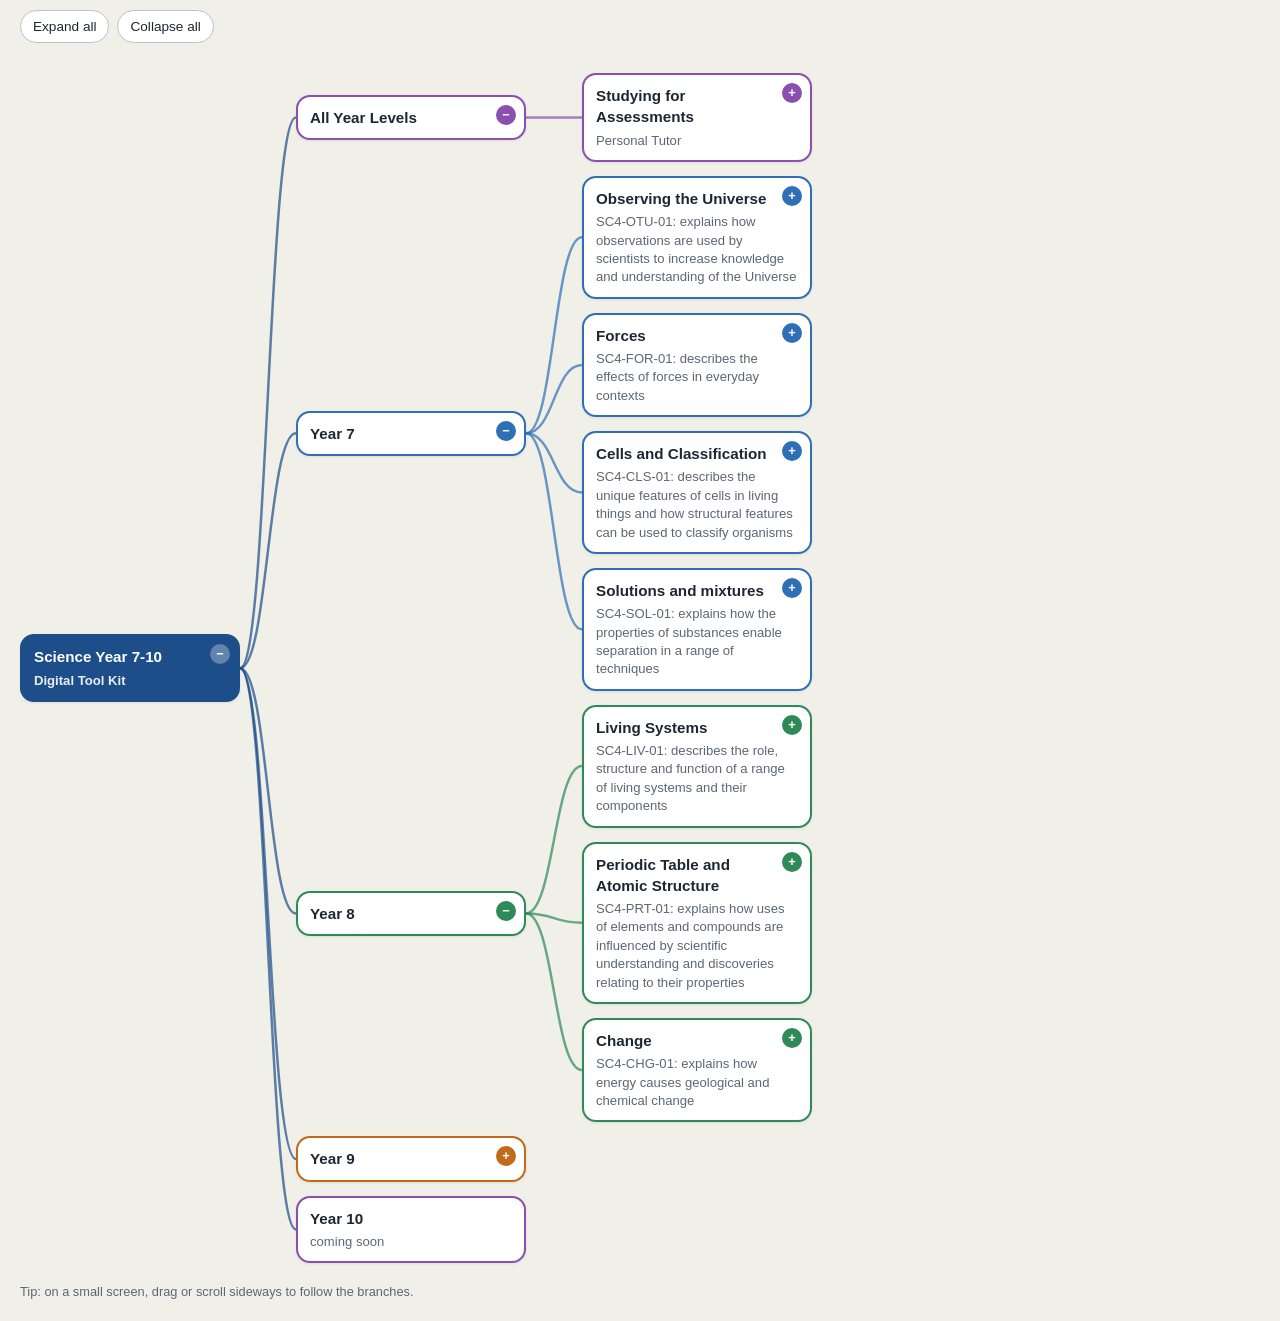
<file: decisiontree.html>
<!DOCTYPE html>
<html lang="en-AU">
<head>
<meta charset="utf-8">
<meta name="viewport" content="width=device-width, initial-scale=1">
<title>Finding Digital Resources: Years 7–10</title>

<!--
  HOW TO EDIT THIS FILE
  ---------------------
  Everything you will want to change is in the block marked "EDIT YOUR MAP HERE"
  inside the <script> near the bottom of this file.

  Each bubble (node) looks like this:

    {
      text:   "Bubble title",                 // required
      detail: "A short explanation",          // optional
      image:  "images/my-picture.png",        // optional: file in your repo, or a full web address
      alt:    "Describe the picture",         // please add this when you add an image
      link:   "https://example.com",          // optional: adds an "Open resource" button
      linkLabel: "Open PhET",                 // optional: changes the button wording
      open:   true,                           // optional: true = starts expanded
      children: [ ...more nodes... ]          // optional: the next bubbles along
    }

  To add a bubble: copy one { ... } block and paste it inside a "children" list.
  Remember the comma between blocks.
  To remove a bubble: delete its { ... } block.
-->

<style>
  :root {
    --bg: #f0f0e8;
    --ink: #1d2733;
    --muted: #5b6776;
    --card: #ffffff;
    --line: #b9c2cf;
    --radius: 14px;
  }

  
  * { box-sizing: border-box; }
  html, body { margin: 0; }
  body {
    font-family: Arial, sans-serif;
    background: var(--bg);
    color: var(--ink);
    line-height: 1.4;
  }
  header { padding: 18px 20px 4px; }
  header h1 { margin: 0 0 4px; font-size: 1.3rem; }
  header p  { margin: 0; color: var(--muted); font-size: .92rem; }
  .toolbar { padding: 10px 20px; display: flex; gap: 8px; flex-wrap: wrap; }
  .toolbar button {
    font: inherit; font-size: .85rem; cursor: pointer;
    padding: 6px 12px; border-radius: 999px;
    border: 1px solid var(--line); background: var(--card); color: var(--ink);
  }
  .toolbar button:hover { border-color: var(--ink); }

  /* The scrollable canvas */
  .viewport {
    overflow: auto;
    padding: 20px;
    min-height: 480px;
  }
  .map { position: relative; display: inline-block; min-width: 100%; }
  .map svg { position: absolute; left: 0; top: 0; pointer-events: none; overflow: visible; }

  /* Tree layout: each branch = node + its children column */
  .branch { display: flex; align-items: center; }
  .children {
    display: flex; flex-direction: column; gap: 14px;
    margin-left: 56px;
  }
  .children[hidden] { display: none; }
  .branch + .branch { margin-top: 0; }

  .node {
    position: relative;
    width: 230px; flex: 0 0 auto;
    background: var(--card);
    border: 2px solid var(--c, var(--line));
    border-radius: var(--radius);
    padding: 10px 12px;
    text-align: left;
    box-shadow: 0 1px 3px rgba(0,0,0,.08);
  }
  .node.root {
    background: var(--c);
    color: #fff;
    border-color: var(--c);
    width: 220px;
    font-weight: 600;
  }
  .node.root .detail { color: rgba(255,255,255,.9); }
  .node.has-kids { cursor: pointer; }
  .node.has-kids:hover { box-shadow: 0 3px 10px rgba(0,0,0,.15); }
  .node:focus-visible { outline: 3px solid #f2a900; outline-offset: 2px; }

  .node .title { font-weight: 600; font-size: .95rem; padding-right: 22px; }
  .node .detail { font-size: .82rem; color: var(--muted); margin-top: 4px; }
  .node img {
    display: block; width: 100%; max-height: 120px; object-fit: cover;
    border-radius: 8px; margin-bottom: 8px;
  }
  .node .toggle {
    position: absolute; right: 8px; top: 8px;
    width: 20px; height: 20px; border-radius: 50%;
    background: var(--c, var(--line)); color: #fff;
    font-size: .8rem; line-height: 20px; text-align: center; font-weight: 700;
  }
  .node.root .toggle { background: rgba(255,255,255,.3); }
  .node a.open-link {
    display: inline-block; margin-top: 8px;
    font-size: .8rem; font-weight: 600; text-decoration: none;
    color: #fff; background: var(--c, #2f6fb5);
    padding: 4px 10px; border-radius: 999px;
  }
  .node a.open-link:hover { filter: brightness(1.1); }

  .legend { padding: 0 20px 20px; color: var(--muted); font-size: .8rem; }

  @media (max-width: 600px) {
    .node { width: 190px; }
    .children { margin-left: 38px; }
  }
</style>
</head>
<body>



<div class="toolbar">
  <button type="button" id="expandAll">Expand all</button>
  <button type="button" id="collapseAll">Collapse all</button>
</div>

<div class="viewport" id="viewport">
  <div class="map" id="map"></div>
</div>

<div class="legend">Tip: on a small screen, drag or scroll sideways to follow the branches.</div>

<script>
/* ==========================================================================
   EDIT YOUR MAP HERE
   Change the text, add images, add links. Keep the commas and brackets.
   The example resources below are starting points. Replace them with the
   ones you actually use and trust.
   ========================================================================== */

const MAP = {
  text: "Science Year 7-10",
  detail: "Digital Tool Kit",
  open: true,
  children: [
{
      text: "All Year Levels",
      detail: "",
      color: "#8a4fb0",
      open: true,
  children: [
        {
          text: "Studying for Assessments",
          detail: "Personal Tutor",
          children: [
            {
              text: "ChatGPT",
          detail: "Use the AI platform for practice questions and personalised studying materials",
                    image: "img/ChatGPT.png",
          link: "https://chatgpt.com/",
          linkLabel: "Open ChatGPT"
            }
          ]
        },
        
      ]
    },
   {
  text: "Year 7",
  detail: "",
  color: "#2f6fb5",
  open: true,
  children: [
    {
      text: "Observing the Universe",
      detail: "SC4-OTU-01: explains how observations are used by scientists to increase knowledge and understanding of the Universe",
      children: [
        {
          text: "Solar System Scope",
          detail: "Great interactive to explore the solar system!",
          image: "img/solarsystem.png",
          alt: "Khan Academy forces lesson screenshot",
          link: "https://www.solarsystemscope.com/",
          linkLabel: "Go to interactive",
          children: [
            {
              text: "Worksheet",
              detail: "Worksheet for interactive",
              link: "pdf/solarsystem.pdf",
              linkLabel: "Download worksheet"
            }
          ]
        }
      ]
    },                                            // ← comma added here
    {
      text: "Forces",
      detail: "SC4-FOR-01: describes the effects of forces in everyday contexts",
      children: [
        {
          text: "Breaking Distance - Friction",
          detail: "Identifying scientific variables and exploring friction",
          image: "img/breakingdistance.png",
          alt: "Khan Academy forces lesson screenshot",
          link: "https://www.scootle.edu.au/ec/viewing/L52/L52/index.html#",
          linkLabel: "Open interactive",
           children: [
            {
              text: "Worksheet",
              detail: "Worksheet for interactive",
              link: "pdf/Breakingdistance.pdf",
              linkLabel: "Download worksheet"
            }
          ]
        }
      ]
    },
    {
      text: "Cells and Classification",
      detail: "SC4-CLS-01: describes the unique features of cells in living things and how structural features can be used to classify organisms",
      children: [
        {
          text: "Virtual Scanning Electron Microscope",
          detail: "Simulation to observe bacteria.",
          image: "img/SEMMicroscope.png",
          link: "https://myscope-explore.org.au/virtualSEM_explore.html",
          linkLabel: "Open Simulation",
          children: [
            {
              text: "Worksheet",
              detail: "Worksheet for Simulation",
              link: "pdf/SEMDetective.pdf",
              linkLabel: "Download worksheet"
            }
          ]
        }
      ]
    },
    {
      text: "Solutions and mixtures",
      detail: "SC4-SOL-01: explains how the properties of substances enable separation in a range of techniques",
      children: [
        {
          text: "PhET States of Matter Interactive",
          detail: "Explore the changes in states of matter.",
                    image: "img/statesofmatter.png",
          link: "https://phet.colorado.edu/sims/html/states-of-matter-basics/latest/states-of-matter-basics_en.html",
          linkLabel: "Open interactive"
        }
      ]
    }
  ]
},

    {
      text: "Year 8",
      detail: "",
      color: "#2e8b57",
      open: true,
      children: [
        {
          text: "Living Systems",
          detail: "SC4-LIV-01: describes the role, structure and function of a range of living systems and their components",
          children: [
            {
              text: "Adventures of Wally - Circulatory System",
              detail: "Digital Storytelling",
               image: "img/Wally.png",
              link: "https://asogerst.github.io/Adventuresofwally/",
              linkLabel: "Go to story"
            }
          ]
        },
        {
          text: "Periodic Table and Atomic Structure",
          detail: "SC4-PRT-01: explains how uses of elements and compounds are influenced by scientific understanding and discoveries relating to their properties",
          children: [
            {
              text: "PhET Build an Atom",
          detail: "Explore the atomic structure",
                    image: "img/atom.png",
          link: "https://phet.colorado.edu/en/simulations/build-an-atom",
          linkLabel: "Open interactive"
            }
          ]
        },
         {
          text: "Change",
          detail: "SC4-CHG-01: explains how energy causes geological and chemical change",
          children: [
            {
              text: "Tectonic Boundaries",
          detail: "Investigate the movement of tectonic plates.",
                    image: "img/tectonics.png",
          link: "https://www.scootle.edu.au/ec/viewing/L5830/L5830/index.html",
          linkLabel: "Open interactive"
            }
          ]
        },
        
      ]
    },

    {
      text: "Year 9",
      detail: "",
      color: "#c26a1b",
      children: [
        {
          text: "Energy",
          detail: "SC5-EGY-01: evaluates current and alternative energy use based on ethical and sustainability considerations",
          children: [
           {
              text: "Electric Circuit Interactive",
          detail: "Investigate Ohm's Law",
                    image: "img/Phetcircuit.png",
          link: "https://phet.colorado.edu/en/simulations/circuit-construction-kit-dc",
          linkLabel: "Open interactive"
            }
          ]
        },
        {
          text: "Disease",
          detail: "SC5-DIS-01: explains how an understanding of the causes of disease can be used to prevent and manage the spread of disease",
          children: [
           {
              text: "Solve the Outbreak - Disease Detective",
          detail: "Learning about infectious diseases through gamification.",
                    image: "img/disease.png",
          link: "https://www.cdc.gov/mobile/applications/sto/web-app.html",
          linkLabel: "Open interactive"
            }
          ]
        }, 
             {
          text: "Materials",
          detail: "SC5-MAT-01: assesses the uses of materials based on their physical and chemical properties",
          children: [
           {
              text: "Ionic Bonding Interactive",
          detail: "Matchmaker game to understand ionic charge and bonding",
                    image: "img/ionic.png",
          link: "https://interactivechemistry.org/Matchmaker2024/",
          linkLabel: "Open interactive"
            }
          ]
        },
             {
          text: "Environmental Sustainability",
          detail: "SC5-ENV-01: analyses the impact of human activity on the natural world",
          children: [
          {
              text: "Understanding Sea Level Change",
          detail: "NASA's Interactive Data Website",
                    image: "img/NASA.png",
          link: "https://sealevel.nasa.gov/",
          linkLabel: "Open interactive"
            }
          ]
        },
      ]
    },

    {
      text: "Year 10",
      detail: "coming soon",
      color: "#8a4fb0",
      
    },
  ]
};

/* ==========================================================================
   END OF EDIT AREA. You should not need to change anything below this line.
   ========================================================================== */

(function () {
  var mapEl = document.getElementById("map");
  var viewport = document.getElementById("viewport");
  var svgNS = "http://www.w3.org/2000/svg";
  var svg = document.createElementNS(svgNS, "svg");
  svg.setAttribute("aria-hidden", "true");
  mapEl.appendChild(svg);

  var DEFAULT_COLORS = ["#2f6fb5", "#2e8b57", "#c26a1b", "#8a4fb0", "#b23a48", "#1b8a9b"];

  function el(tag, cls, text) {
    var e = document.createElement(tag);
    if (cls) e.className = cls;
    if (text) e.textContent = text;
    return e;
  }

  function build(node, depth, color, branchIndex) {
    var branch = el("div", "branch");
    var hasKids = Array.isArray(node.children) && node.children.length > 0;

    if (depth === 1) { color = node.color || DEFAULT_COLORS[branchIndex % DEFAULT_COLORS.length]; }
    if (depth === 0) { color = node.color || "#1d4e89"; }

    var n = el("div", "node" + (depth === 0 ? " root" : "") + (hasKids ? " has-kids" : ""));
    n.style.setProperty("--c", color);

    if (node.image) {
      var img = document.createElement("img");
      img.src = node.image;
      img.alt = node.alt || "";
      img.loading = "lazy";
      img.addEventListener("load", draw);
      n.appendChild(img);
    }
    n.appendChild(el("div", "title", node.text));
    if (node.detail) n.appendChild(el("div", "detail", node.detail));
    if (node.link) {
      var a = el("a", "open-link", node.linkLabel || "Open resource");
      a.href = node.link;
      a.target = "_blank";
      a.rel = "noopener noreferrer";
      a.addEventListener("click", function (e) { e.stopPropagation(); });
      n.appendChild(a);
    }

    branch.appendChild(n);

    if (hasKids) {
      var tog = el("span", "toggle");
      n.appendChild(tog);
      n.setAttribute("role", "button");
      n.setAttribute("tabindex", "0");

      var kids = el("div", "children");
      node.children.forEach(function (c, i) {
        kids.appendChild(build(c, depth + 1, color, depth === 0 ? i : branchIndex));
      });
      branch.appendChild(kids);

      var setOpen = function (open) {
        kids.hidden = !open;
        tog.textContent = open ? "\u2212" : "+";
        n.setAttribute("aria-expanded", open ? "true" : "false");
      };
      setOpen(!!node.open);
      n._setOpen = setOpen;
      n._kids = kids;

      var toggle = function () { setOpen(kids.hidden); draw(); };
      n.addEventListener("click", toggle);
      n.addEventListener("keydown", function (e) {
        if (e.key === "Enter" || e.key === " ") { e.preventDefault(); toggle(); }
      });
    }
    return branch;
  }

  function draw() {
    while (svg.firstChild) svg.removeChild(svg.firstChild);
    var mapRect = mapEl.getBoundingClientRect();
    svg.setAttribute("width", mapEl.scrollWidth);
    svg.setAttribute("height", mapEl.scrollHeight);

    mapEl.querySelectorAll(".branch").forEach(function (b) {
      var parent = b.querySelector(":scope > .node");
      var kids = b.querySelector(":scope > .children");
      if (!parent || !kids || kids.hidden) return;
      var pr = parent.getBoundingClientRect();
      var x1 = pr.right - mapRect.left;
      var y1 = pr.top + pr.height / 2 - mapRect.top;
      var color = getComputedStyle(parent).getPropertyValue("--c") || "#999";

      kids.querySelectorAll(":scope > .branch > .node").forEach(function (c) {
        var cr = c.getBoundingClientRect();
        var x2 = cr.left - mapRect.left;
        var y2 = cr.top + cr.height / 2 - mapRect.top;
        var mid = (x1 + x2) / 2;
        var p = document.createElementNS(svgNS, "path");
        p.setAttribute("d", "M" + x1 + "," + y1 + " C" + mid + "," + y1 + " " + mid + "," + y2 + " " + x2 + "," + y2);
        p.setAttribute("fill", "none");
        p.setAttribute("stroke", color.trim());
        p.setAttribute("stroke-width", "2.5");
        p.setAttribute("stroke-linecap", "round");
        p.setAttribute("opacity", "0.7");
        svg.appendChild(p);
      });
    });
  }

  function setAll(open) {
    mapEl.querySelectorAll(".node.has-kids").forEach(function (n, i) {
      // Keep the centre bubble open so the map never disappears
      n._setOpen(i === 0 ? true : open);
    });
    draw();
  }

  mapEl.appendChild(build(MAP, 0, null, 0));
  document.getElementById("expandAll").addEventListener("click", function () { setAll(true); });
  document.getElementById("collapseAll").addEventListener("click", function () { setAll(false); });

  window.addEventListener("resize", draw);
  if (document.fonts && document.fonts.ready) document.fonts.ready.then(draw);
  window.addEventListener("load", draw);
  draw();
})();
</script>
</body>
</html>
</file>
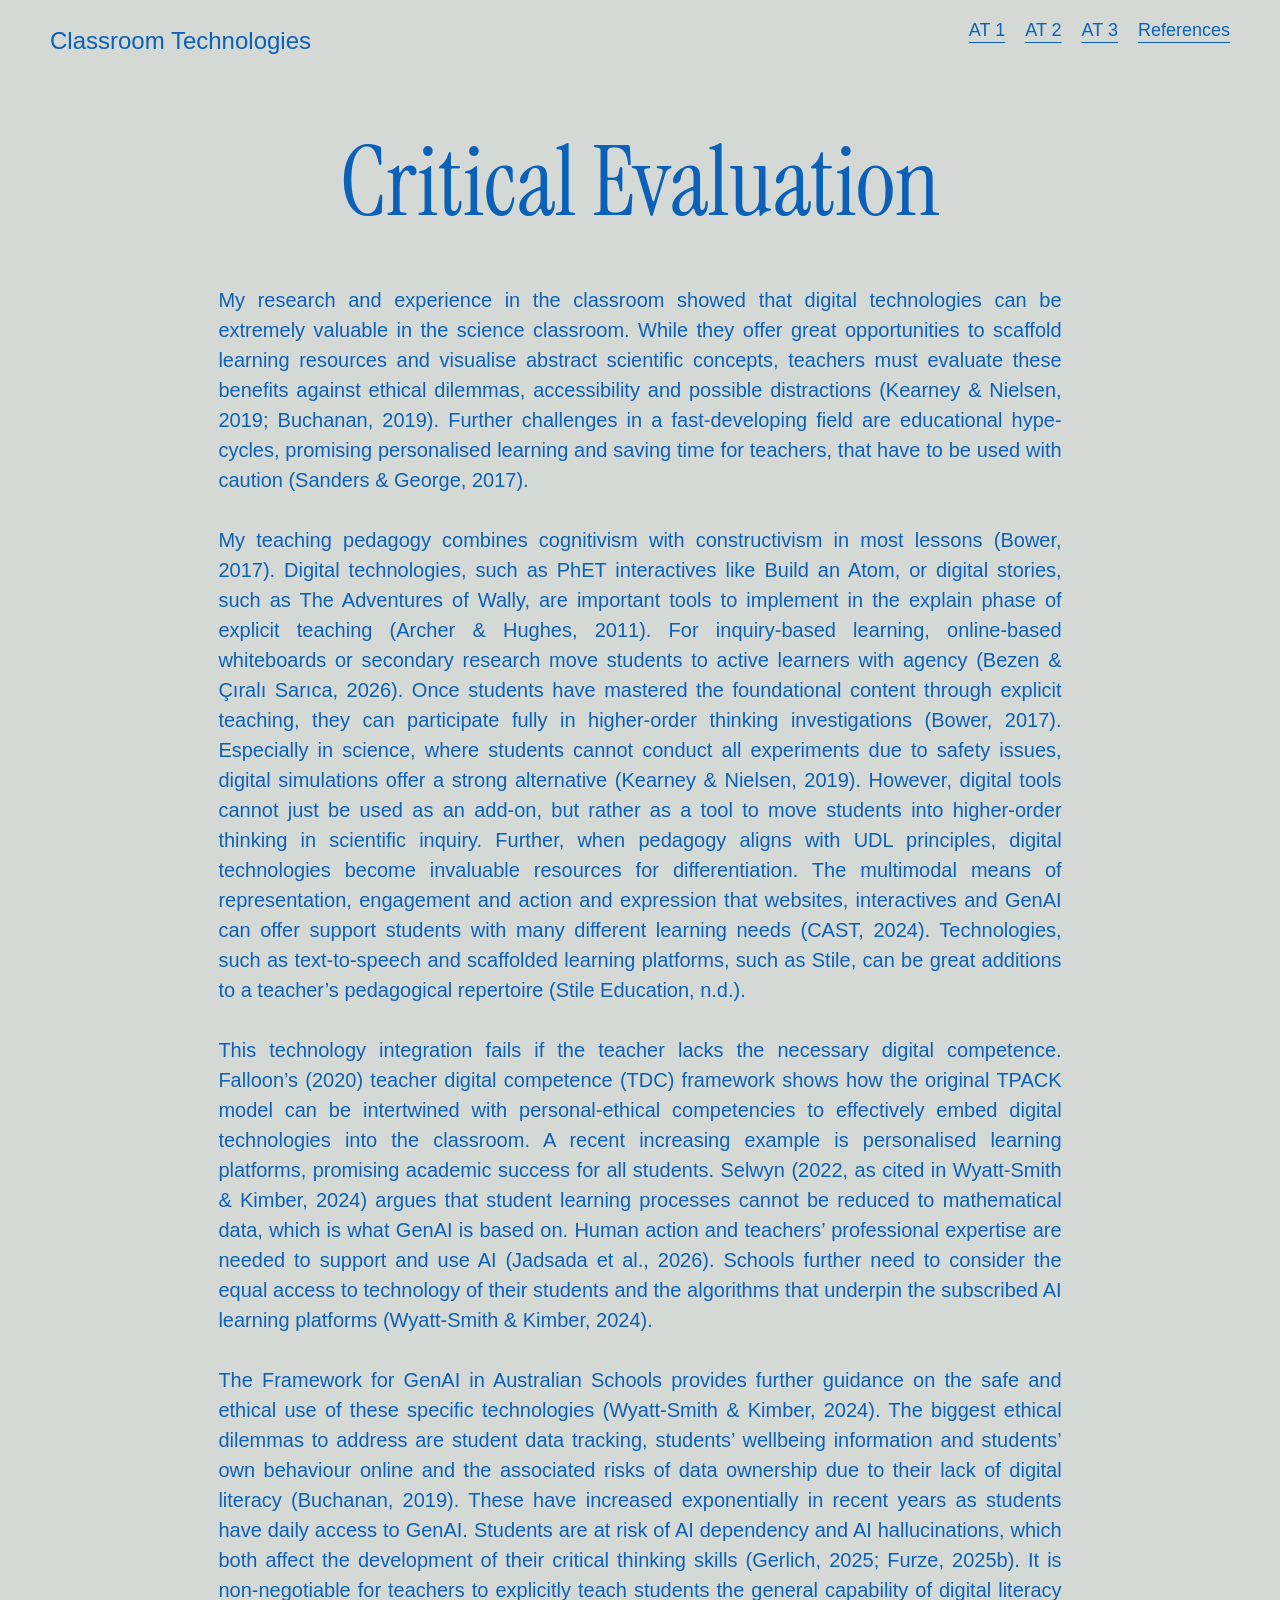
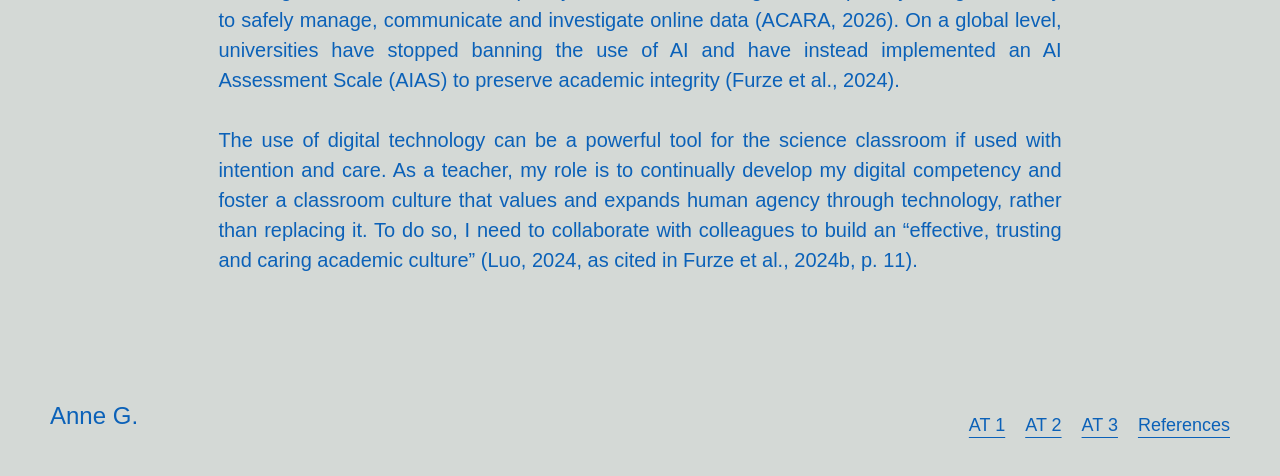
<file: Evaluation.html>
<!DOCTYPE html>
<html lang="en">
<head>
    <meta charset="UTF-8">
    <meta name="viewport" content="width=device-width, initial-scale=1.0">
    <title>Critical Evaluation</title>
    <link rel="preconnect" href="https://fonts.googleapis.com">
    <link rel="preconnect" href="https://fonts.gstatic.com" crossorigin>
    <link href="https://fonts.googleapis.com/css2?family=Instrument+Serif:ital@0;1&display=swap" rel="stylesheet">
    <link rel="stylesheet" href="style.css">
</head>

<body>

<header class="navbar">
    <div class="logo">Classroom Technologies</div>
    <nav>
        <ul>
            <li class="dropdown">
                <a href="index.html">AT 1</a>
                <div class="dropdown-content">
                    <a href="index.html">Introduction</a>
                </div>
            </li>

            <li class="dropdown">
                <a href="Week1.html">AT 2</a>
                <div class="dropdown-content">
                    <a href="Week1.html">Week 1</a>
                    <a href="Week2.html">Week 2</a>
                    <a href="Week3.html">Week 3</a>
                    <a href="Week4.html">Week 4</a>
                </div>
            </li>

            <li class="dropdown">
                <a href="#">AT 3</a>
                <div class="dropdown-content">
                    <a href="Week5.html">Week 5</a>
                    <a href="Week6.html">Week 6</a>
                    <a href="Week9.html">Week 9</a>
                    <a href="Week10.html">Week 10</a>
                    <a href="Week11.html">Week 11</a>
                    <a href="Week12.html">Week 12</a>
                    <a href="Evaluation.html">Critical Evaluation</a>
                    <a href="feedback.html">Assignment Feedback</a>
                </div>
            </li>

            <li class="dropdown">
                <a href="index.html#references">References</a>
            </li>
        </ul>
    </nav>
</header>

    <section class="evaluation-section">
        <div class="evaluation-container">
            <h1>Critical Evaluation</h1>

            <p>My research and experience in the classroom showed that digital technologies can be extremely valuable in the science classroom. While they offer great opportunities to scaffold learning resources and visualise abstract scientific concepts, teachers must evaluate these benefits against ethical dilemmas, accessibility and possible distractions (Kearney &amp; Nielsen, 2019; Buchanan, 2019). Further challenges in a fast-developing field are educational hype-cycles, promising personalised learning and saving time for teachers, that have to be used with caution (Sanders &amp; George, 2017).</p>

            <p>My teaching pedagogy combines cognitivism with constructivism in most lessons (Bower, 2017). Digital technologies, such as PhET interactives like Build an Atom, or digital stories, such as The Adventures of Wally, are important tools to implement in the explain phase of explicit teaching (Archer &amp; Hughes, 2011). For inquiry-based learning, online-based whiteboards or secondary research move students to active learners with agency (Bezen &amp; Çıralı Sarıca, 2026). Once students have mastered the foundational content through explicit teaching, they can participate fully in higher-order thinking investigations (Bower, 2017). Especially in science, where students cannot conduct all experiments due to safety issues, digital simulations offer a strong alternative (Kearney &amp; Nielsen, 2019). However, digital tools cannot just be used as an add-on, but rather as a tool to move students into higher-order thinking in scientific inquiry. Further, when pedagogy aligns with UDL principles, digital technologies become invaluable resources for differentiation. The multimodal means of representation, engagement and action and expression that websites, interactives and GenAI can offer support students with many different learning needs (CAST, 2024). Technologies, such as text-to-speech and scaffolded learning platforms, such as Stile, can be great additions to a teacher’s pedagogical repertoire (Stile Education, n.d.).</p>

            <p>This technology integration fails if the teacher lacks the necessary digital competence. Falloon’s (2020) teacher digital competence (TDC) framework shows how the original TPACK model can be intertwined with personal-ethical competencies to effectively embed digital technologies into the classroom. A recent increasing example is personalised learning platforms, promising academic success for all students. Selwyn (2022, as cited in Wyatt-Smith &amp; Kimber, 2024) argues that student learning processes cannot be reduced to mathematical data, which is what GenAI is based on. Human action and teachers’ professional expertise are needed to support and use AI (Jadsada et al., 2026). Schools further need to consider the equal access to technology of their students and the algorithms that underpin the subscribed AI learning platforms (Wyatt-Smith &amp; Kimber, 2024).</p>

            <p>The Framework for GenAI in Australian Schools provides further guidance on the safe and ethical use of these specific technologies (Wyatt-Smith &amp; Kimber, 2024). The biggest ethical dilemmas to address are student data tracking, students’ wellbeing information and students’ own behaviour online and the associated risks of data ownership due to their lack of digital literacy (Buchanan, 2019). These have increased exponentially in recent years as students have daily access to GenAI. Students are at risk of AI dependency and AI hallucinations, which both affect the development of their critical thinking skills (Gerlich, 2025; Furze, 2025b). It is non-negotiable for teachers to explicitly teach students the general capability of digital literacy to safely manage, communicate and investigate online data (ACARA, 2026). On a global level, universities have stopped banning the use of AI and have instead implemented an AI Assessment Scale (AIAS) to preserve academic integrity (Furze et al., 2024).</p>

            <p>The use of digital technology can be a powerful tool for the science classroom if used with intention and care. As a teacher, my role is to continually develop my digital competency and foster a classroom culture that values and expands human agency through technology, rather than replacing it. To do so, I need to collaborate with colleagues to build an “effective, trusting and caring academic culture” (Luo, 2024, as cited in Furze et al., 2024b, p. 11).</p>
        </div>
    </section>

    <footer class="footer">
        <div class="footer-content">
            <p>Anne G.</p>
            <nav>
                <ul class="footer-nav">
                    <li class="dropup">
                        <a href="index.html" class="dropbtn">AT 1</a>
                        <div class="dropup-content">
                            <a href="index.html">Introduction</a>
                        </div>
                    </li>

                    <li class="dropup">
                        <a href="Week1.html" class="dropbtn">AT 2</a>
                        <div class="dropup-content">
                            <a href="Week1.html">Week 1</a>
                            <a href="Week2.html">Week 2</a>
                            <a href="Week3.html">Week 3</a>
                            <a href="Week4.html">Week 4</a>
                        </div>
                    </li>

                    <li class="dropup">
                        <a href="#" class="dropbtn">AT 3</a>
                        <div class="dropup-content">
                            <a href="Week5.html">Week 5</a>
                            <a href="Week6.html">Week 6</a>
                            <a href="Week9.html">Week 9</a>
                            <a href="Week10.html">Week 10</a>
                            <a href="Week11.html">Week 11</a>
                            <a href="Week12.html">Week 12</a>
                            <a href="Evaluation.html">Critical Evaluation</a>
                            <a href="feedback.html">Assignment Feedback</a>
                        </div>
                    </li>

                    <li class="dropup">
                        <a href="index.html#references" class="dropbtn">References</a>
                    </li>
                </ul>
            </nav>
        </div>
    </footer>

</body>
</html>
</file>
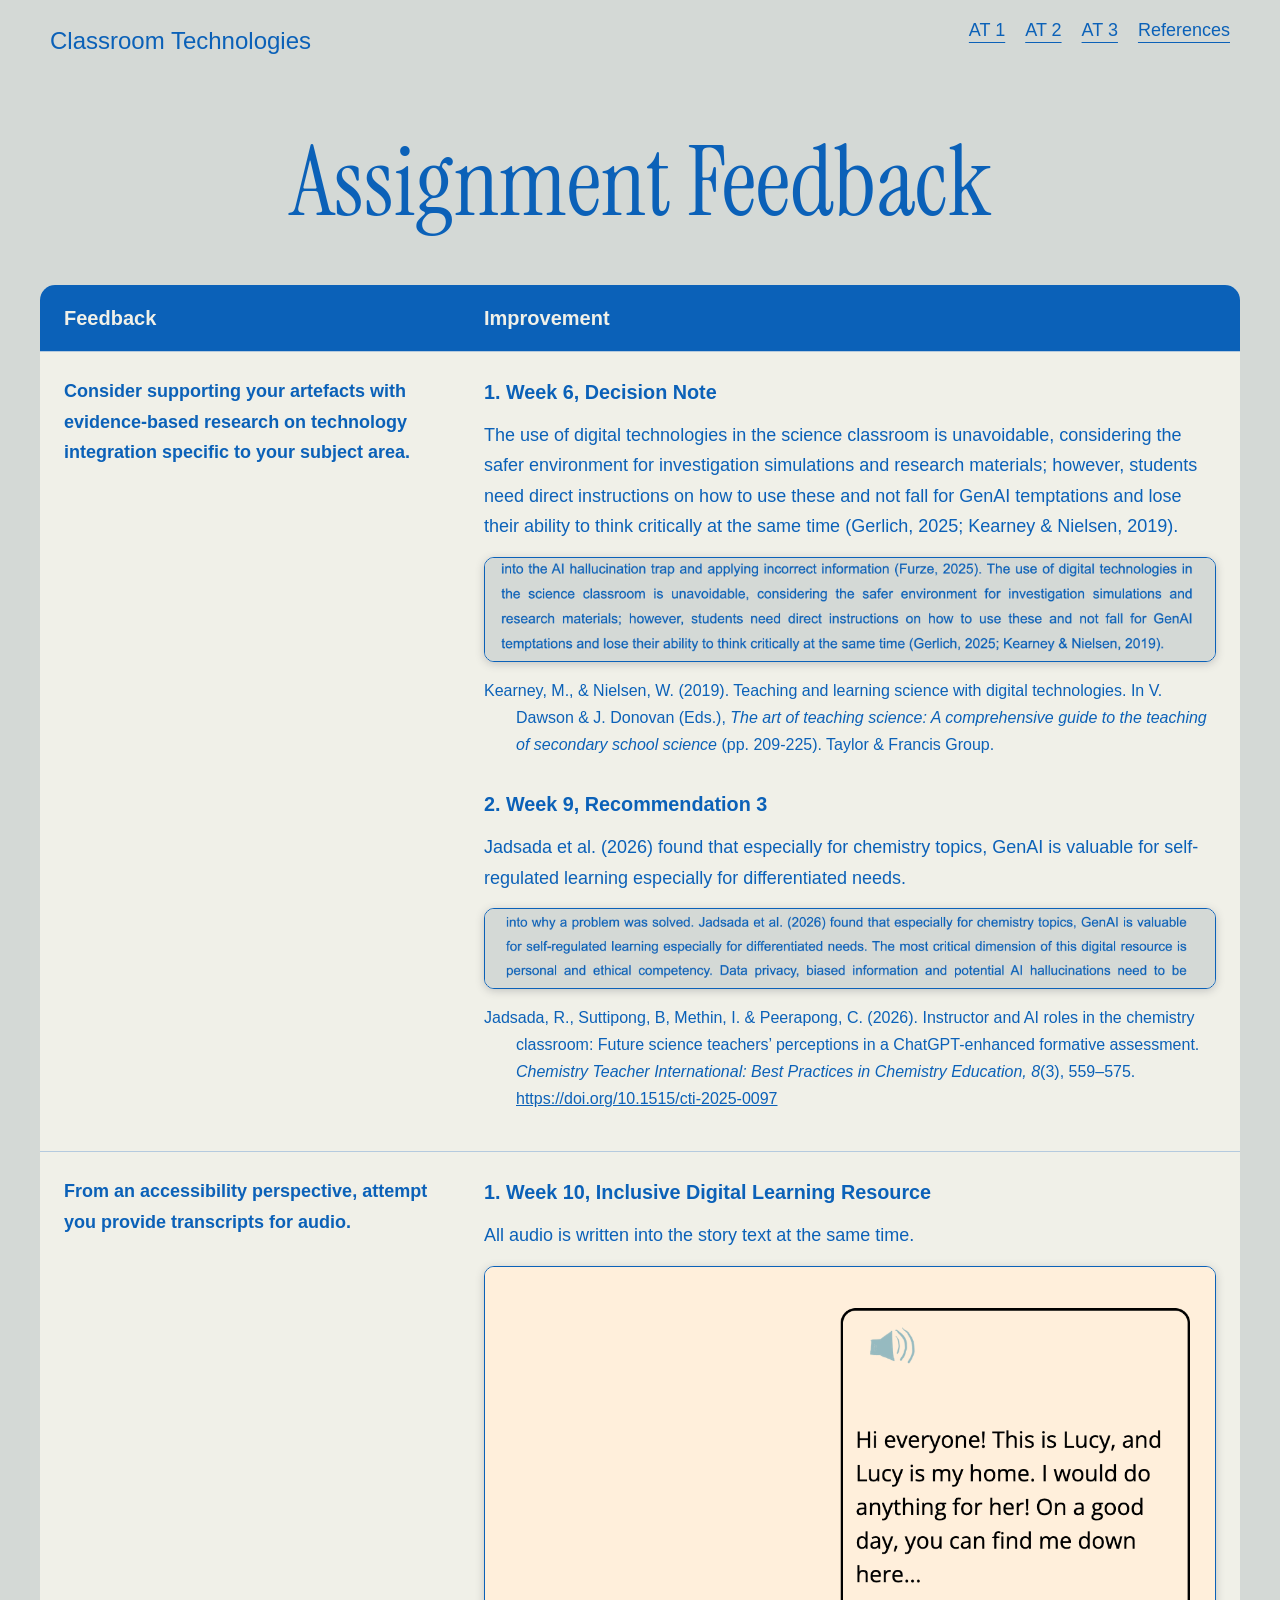
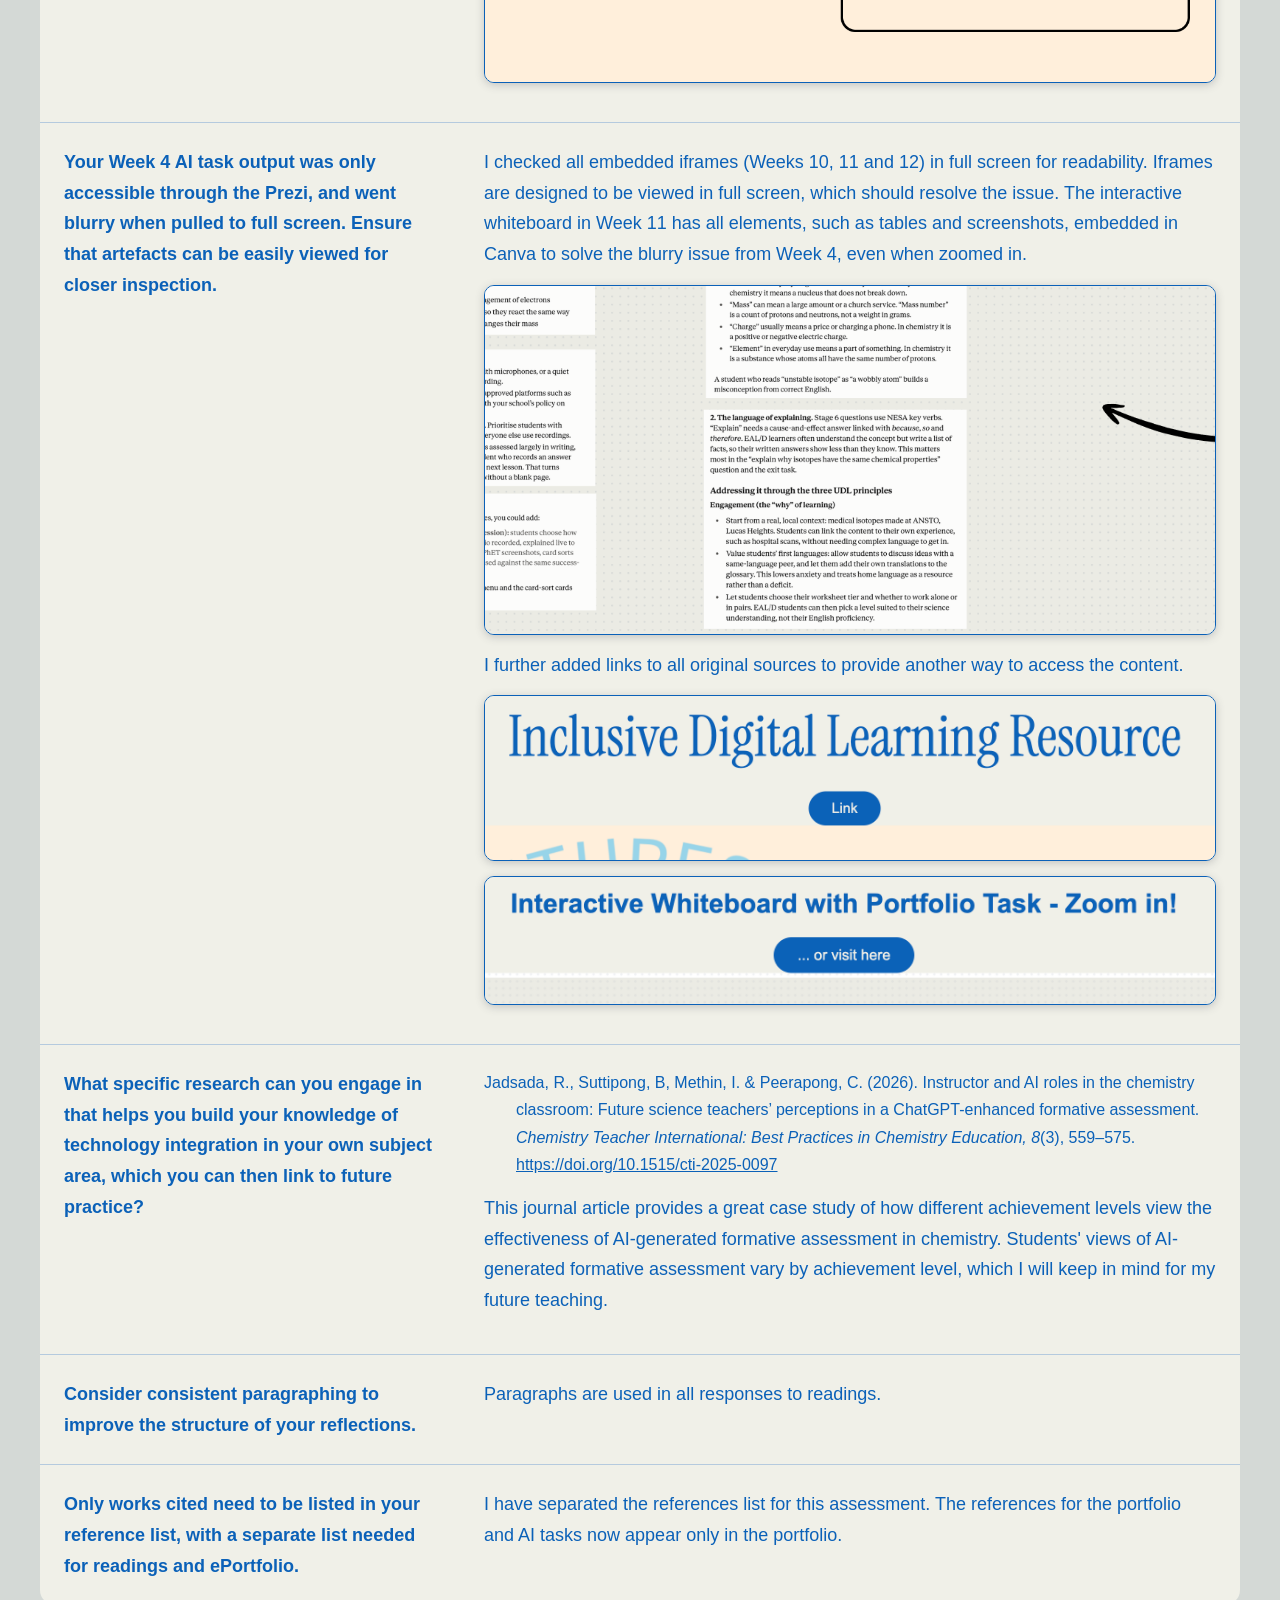
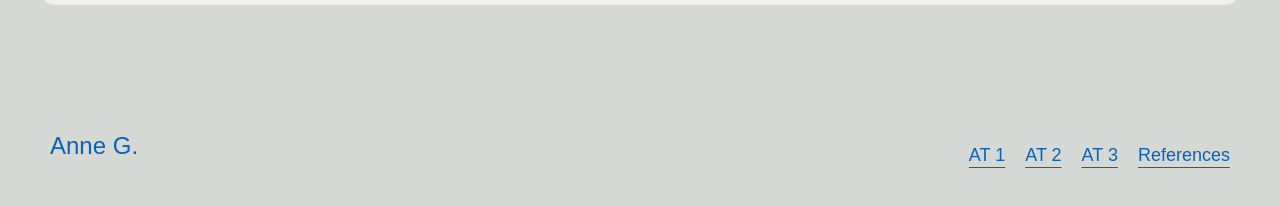
<file: feedback.html>
<!DOCTYPE html>
<html lang="en">
<head>
    <meta charset="UTF-8">
    <meta name="viewport" content="width=device-width, initial-scale=1.0">
    <title>Assignment Feedback</title>
    <link rel="preconnect" href="https://fonts.googleapis.com">
    <link rel="preconnect" href="https://fonts.gstatic.com" crossorigin>
    <link href="https://fonts.googleapis.com/css2?family=Instrument+Serif&display=swap" rel="stylesheet">
    <link rel="stylesheet" href="style.css">
</head>
<body>

<header class="navbar">
    <div class="logo">Classroom Technologies</div>
    <nav>
        <ul>
            <li class="dropdown">
                <a href="index.html">AT 1</a>
                <div class="dropdown-content">
                    <a href="index.html">Introduction</a>
                </div>
            </li>

            <li class="dropdown">
                <a href="Week1.html">AT 2</a>
                <div class="dropdown-content">
                    <a href="Week1.html">Week 1</a>
                    <a href="Week2.html">Week 2</a>
                    <a href="Week3.html">Week 3</a>
                    <a href="Week4.html">Week 4</a>
                </div>
            </li>
         
            <li class="dropdown">
                <a href="#">AT 3</a>
                <div class="dropdown-content">
            <a href="Week5.html">Week 5</a>
                            <a href="Week6.html">Week 6</a>
                            <a href="Week9.html">Week 9</a>
                            <a href="Week10.html">Week 10</a>
                            <a href="Week11.html">Week 11</a>
                            <a href="Week12.html">Week 12</a>
                            <a href="Evaluation.html">Critical Evaluation</a>
                            <a href="feedback.html">Assignment Feedback</a>
                </div>
            </li>

            <li class="dropdown">
                <a href="index.html#references">References</a>
            </li>
        </ul>
    </nav>
    </header>


    <section class="feedback-section">
        <div class="feedback-container">
            <h1>Assignment Feedback</h1>

            <div class="feedback-table-wrap">
                <table class="feedback-table">
                    <thead>
                        <tr>
                            <th scope="col">Feedback</th>
                            <th scope="col">Improvement</th>
                        </tr>
                    </thead>
                    <tbody>

                        <!-- Row 1 -->
                        <tr>
                            <td>Consider supporting your artefacts with evidence-based research on technology integration specific to your subject area.</td>
                            <td>
                                <h3>1. Week 6, Decision Note</h3>
                                <p>The use of digital technologies in the science classroom is unavoidable, considering the safer environment for investigation simulations and research materials; however, students need direct instructions on how to use these and not fall for GenAI temptations and lose their ability to think critically at the same time (Gerlich, 2025; Kearney &amp; Nielsen, 2019).</p>
                                <img src="img/Feedback1.png" alt="Describe Image 1">
                                <p class="reference">Kearney, M., &amp; Nielsen, W. (2019). Teaching and learning science with digital technologies. In V. Dawson &amp; J. Donovan (Eds.), <em>The art of teaching science: A comprehensive guide to the teaching of secondary school science</em> (pp. 209-225). Taylor &amp; Francis Group.</p>

                                <h3>2. Week 9, Recommendation 3</h3>
                                <p>Jadsada et al. (2026) found that especially for chemistry topics, GenAI is valuable for self-regulated learning especially for differentiated needs.</p>
                                <img src="img/Feedback2.png" alt="Describe Image 2">
                                <p class="reference">Jadsada, R., Suttipong, B, Methin, I. &amp; Peerapong, C. (2026). Instructor and AI roles in the chemistry classroom: Future science teachers’ perceptions in a ChatGPT-enhanced formative assessment. <em>Chemistry Teacher International: Best Practices in Chemistry Education, 8</em>(3), 559–575. <a href="https://doi.org/10.1515/cti-2025-0097" target="_blank" rel="noopener">https://doi.org/10.1515/cti-2025-0097</a></p>
                            </td>
                        </tr>

                        <!-- Row 2 -->
                        <tr>
                            <td>From an accessibility perspective, attempt you provide transcripts for audio.</td>
                            <td>
                                <h3>1. Week 10, Inclusive Digital Learning Resource</h3>
                                <p>All audio is written into the story text at the same time.</p>
                                <img src="img/Feedback3.png" alt="Describe Image 3">
                            </td>
                        </tr>

                        <!-- Row 3 -->
                        <tr>
                            <td>Your Week 4 AI task output was only accessible through the Prezi, and went blurry when pulled to full screen. Ensure that artefacts can be easily viewed for closer inspection.</td>
                            <td>
                                <p>I checked all embedded iframes (Weeks 10, 11 and 12) in full screen for readability. Iframes are designed to be viewed in full screen, which should resolve the issue. The interactive whiteboard in Week 11 has all elements, such as tables and screenshots, embedded in Canva to solve the blurry issue from Week 4, even when zoomed in.</p>
                                <img src="img/Feedback4.png" alt="Describe Image 4">
                                <p>I further added links to all original sources to provide another way to access the content. </p>
                            <img src="img/Feedback5.png" alt="Describe Image 4">
                            <img src="img/Feedback6.png" alt="Describe Image 4">
                            </td>
                        </tr>

                        <!-- Row 4 -->
                        <tr>
                            <td>What specific research can you engage in that helps you build your knowledge of technology integration in your own subject area, which you can then link to future practice?</td>
                            <td>
                                <p class="reference">Jadsada, R., Suttipong, B, Methin, I. &amp; Peerapong, C. (2026). Instructor and AI roles in the chemistry classroom: Future science teachers’ perceptions in a ChatGPT-enhanced formative assessment. <em>Chemistry Teacher International: Best Practices in Chemistry Education, 8</em>(3), 559–575. <a href="https://doi.org/10.1515/cti-2025-0097" target="_blank" rel="noopener">https://doi.org/10.1515/cti-2025-0097</a></p>
                                <p>This journal article provides a great case study of how different achievement levels view the effectiveness of AI-generated formative assessment in chemistry. Students' views of AI-generated formative assessment vary by achievement level, which I will keep in mind for my future teaching.</p>
                            </td>
                        </tr>

                        <!-- Row 5 -->
                        <tr>
                            <td>Consider consistent paragraphing to improve the structure of your reflections.</td>
                            <td>
                                <p>Paragraphs are used in all responses to readings.</p>
                            </td>
                        </tr>

                        <!-- Row 6 -->
                        <tr>
                            <td>Only works cited need to be listed in your reference list, with a separate list needed for readings and ePortfolio.</td>
                            <td>
                                <p>I have separated the references list for this assessment. The references for the portfolio and AI tasks now appear only in the portfolio.</p>
                            </td>
                        </tr>

                    </tbody>
                </table>
            </div>
        </div>
    </section>

   
    <footer class="footer">
        <div class="footer-content">
            <p>Anne G.</p>
            <nav>
                <ul class="footer-nav">
                    <li class="dropup">
                        <a href="index.html" class="dropbtn">AT 1</a>
                        <div class="dropup-content">
                            <a href="index.html">Introduction</a>
                        </div>
                    </li>

                    <li class="dropup">
                        <a href="Week1.html" class="dropbtn">AT 2</a>
                        <div class="dropup-content">
                            <a href="Week1.html">Week 1</a>
                            <a href="Week2.html">Week 2</a>
                            <a href="Week3.html">Week 3</a>
                            <a href="Week4.html">Week 4</a>
                        </div>
                    </li>

                    <li class="dropup">
                        <a href="#" class="dropbtn">AT 3</a>
                        <div class="dropup-content">
                     <a href="Week5.html">Week 5</a>
                            <a href="Week6.html">Week 6</a>
                            <a href="Week9.html">Week 9</a>
                            <a href="Week10.html">Week 10</a>
                            <a href="Week11.html">Week 11</a>
                            <a href="Week12.html">Week 12</a>
                            <a href="Evaluation.html">Critical Evaluation</a>
                            <a href="feedback.html">Assignment Feedback</a>
                        </div>
                    </li>

                    <li class="dropup">
                        <a href="index.html#references" class="dropbtn">References</a>
                    </li>
                </ul>
            </nav>
        </div>
    </footer>

</body>
</html>
</file>
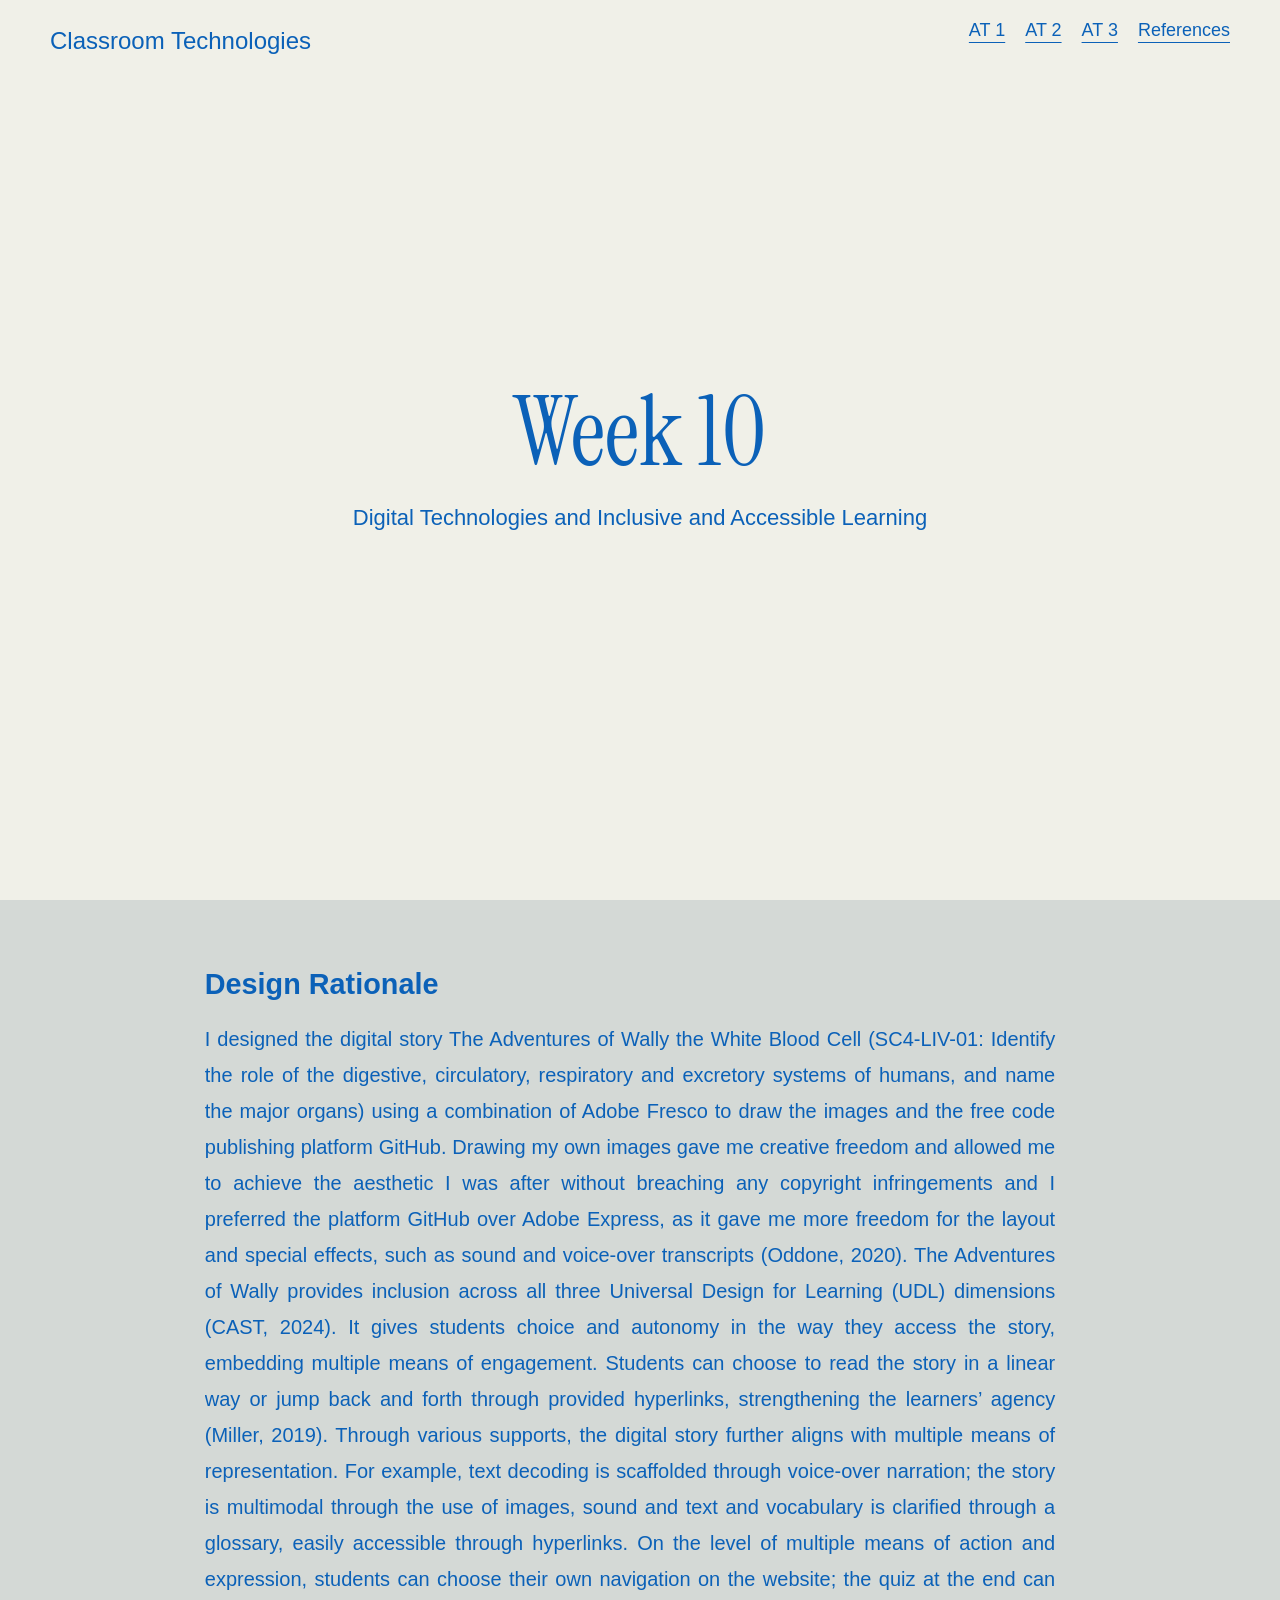
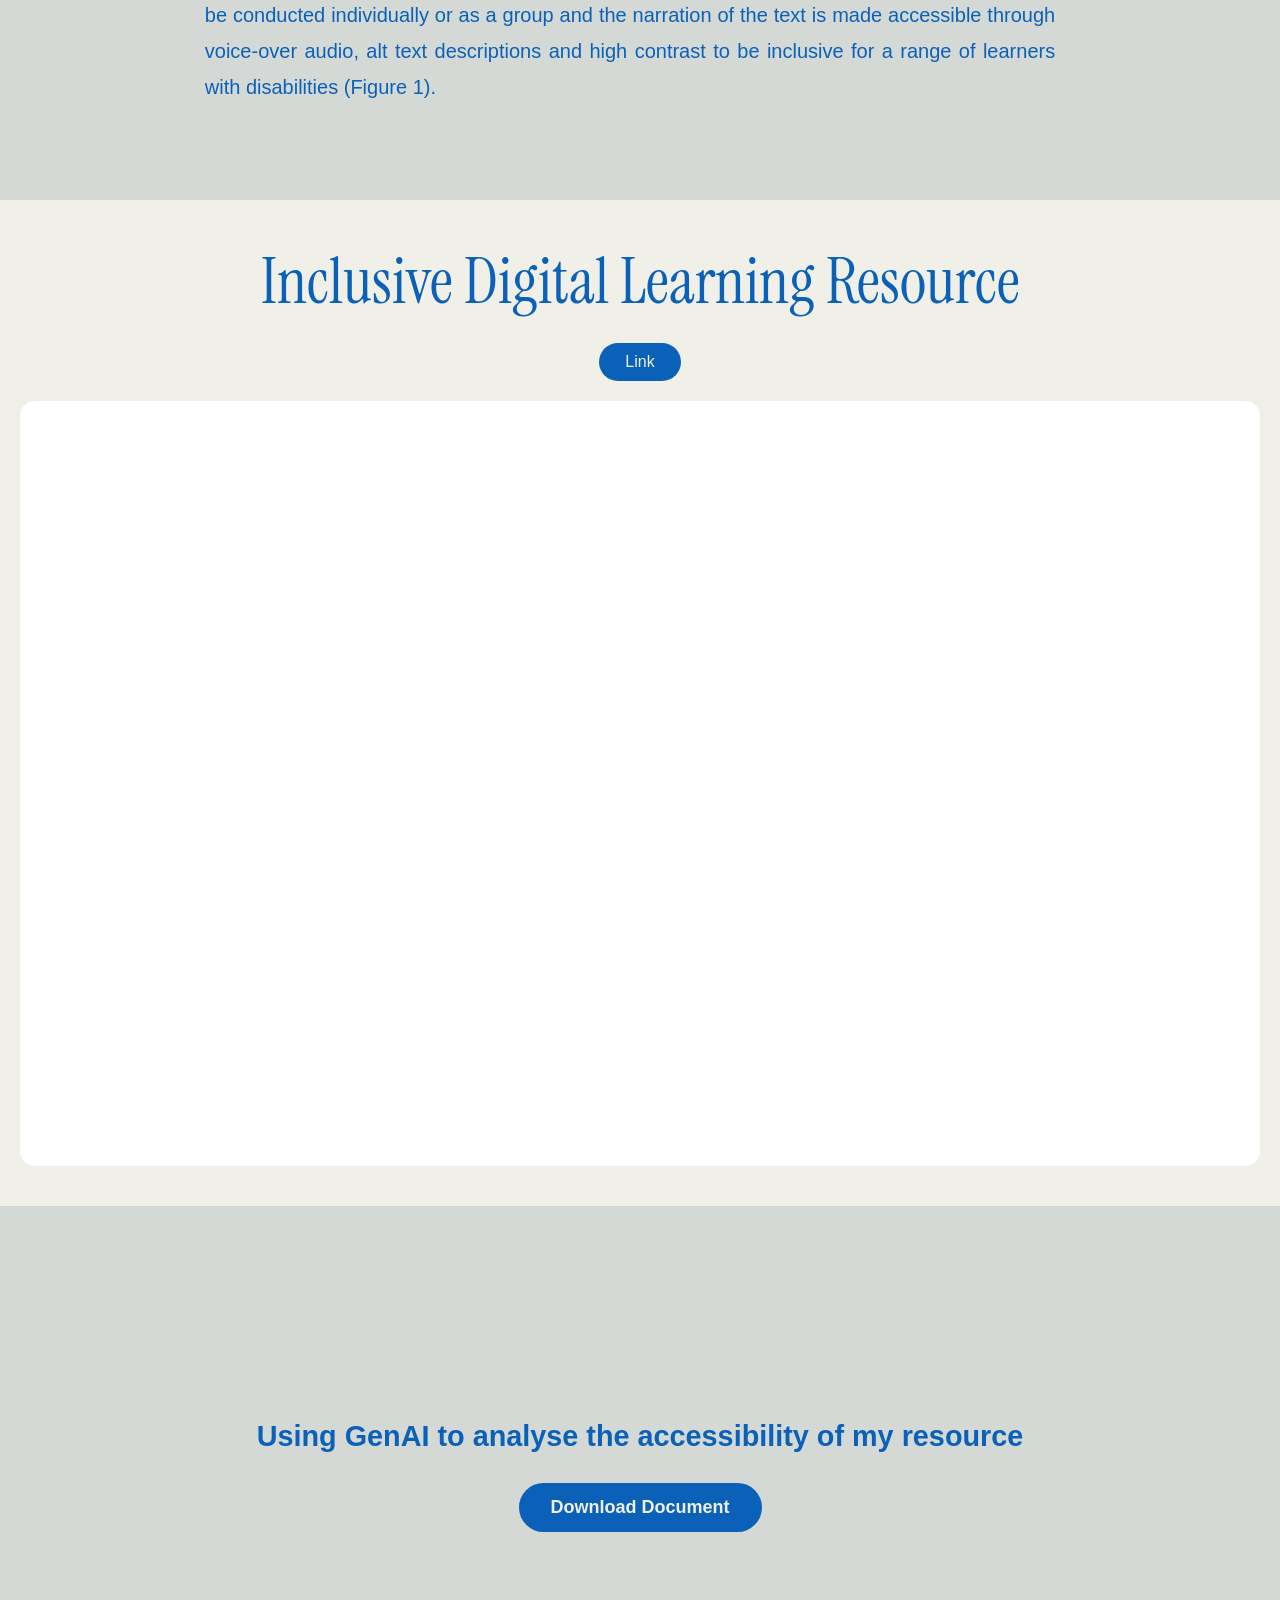
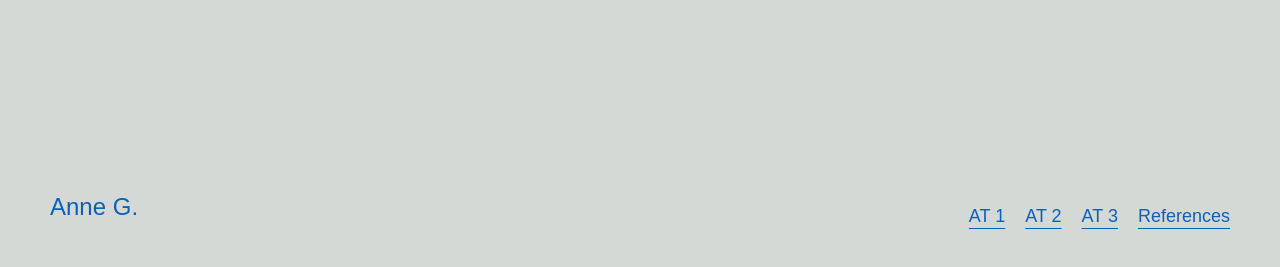
<file: Week10.html>
<!DOCTYPE html>
<html lang="en">
<head>
    <meta charset="UTF-8">
    <meta name="viewport" content="width=device-width, initial-scale=1.0">
    <title>Week 10</title>
    <link rel="preconnect" href="https://fonts.googleapis.com">
    <link rel="preconnect" href="https://fonts.gstatic.com" crossorigin>
    <link href="https://fonts.googleapis.com/css2?family=Instrument+Serif:ital@0;1&display=swap" rel="stylesheet">
    <link rel="stylesheet" href="style.css">
</head>

<body>
    <header class="navbar">
    <div class="logo">Classroom Technologies</div>
    <nav>
        <ul>
            <li class="dropdown">
                <a href="index.html">AT 1</a>
                <div class="dropdown-content">
                    <a href="index.html">Introduction</a>
                </div>
            </li>

            <li class="dropdown">
                <a href="Week1.html">AT 2</a>
                <div class="dropdown-content">
                    <a href="Week1.html">Week 1</a>
                    <a href="Week2.html">Week 2</a>
                    <a href="Week3.html">Week 3</a>
                    <a href="Week4.html">Week 4</a>
                </div>
            </li>
         
            <li class="dropdown">
                <a href="#">AT 3</a>
                <div class="dropdown-content">
                    <a href="Week5.html">Week 5</a>
                            <a href="Week6.html">Week 6</a>
                            <a href="Week9.html">Week 9</a>
                            <a href="Week10.html">Week 10</a>
                            <a href="Week11.html">Week 11</a>
                            <a href="Week12.html">Week 12</a>
                            <a href="Evaluation.html">Critical Evaluation</a>
                            <a href="feedback.html">Assignment Feedback</a>
                </div>
            </li>

            <li class="dropdown">
                <a href="index.html#references">References</a>
            </li>
        </ul>
    </nav>
    </header>

    <section class="hero-section-Week10">
        <div class="content-box-Week10">
            <h1>Week 10</h1>
            <h2>Digital Technologies and Inclusive and Accessible Learning</h2>
        </div>
    </section>

    <section class="text-section-Week10">
        <div class="text-container-Week10">
             <h2>Design Rationale</h2>
            <p>I designed the digital story The Adventures of Wally the White Blood Cell (SC4-LIV-01: Identify the role of the digestive, circulatory, respiratory and excretory systems of humans, and name the major organs) using a combination of Adobe Fresco to draw the images and the free code publishing platform GitHub. Drawing my own images gave me creative freedom and allowed me to achieve the aesthetic I was after without breaching any copyright infringements and I preferred the platform GitHub over Adobe Express, as it gave me more freedom for the layout and special effects, such as sound and voice-over transcripts (Oddone, 2020). 
The Adventures of Wally provides inclusion across all three Universal Design for Learning (UDL) dimensions (CAST, 2024). It gives students choice and autonomy in the way they access the story, embedding multiple means of engagement. Students can choose to read the story in a linear way or jump back and forth through provided hyperlinks, strengthening the learners’ agency (Miller, 2019). Through various supports, the digital story further aligns with multiple means of representation. For example, text decoding is scaffolded through voice-over narration; the story is multimodal through the use of images, sound and text and vocabulary is clarified through a glossary, easily accessible through hyperlinks. On the level of multiple means of action and expression, students can choose their own navigation on the website; the quiz at the end can be conducted individually or as a group and the narration of the text is made accessible through voice-over audio, alt text descriptions and high contrast to be inclusive for a range of learners with disabilities (Figure 1). 
</p>
<h3>Figure 1 – Screenshot of accessibility analysis through the web accessibility evaluation tool WAVE</h3>
        <img src="img/Wave.png" alt="Description of figure 1" class="figure-image-Week10">
        </div>
    </section>

<section class="embed-section-Week10">
    <div class="embed-container-Week10">
        <h1>Inclusive Digital Learning Resource</h1>
        <a class="link-btn-Week10" href="https://asogerst.github.io/Adventuresofwally/" target="_blank" rel="noopener">Link</a>
        <iframe src="https://asogerst.github.io/Adventuresofwally/" title="Digital Story Discovering Body Systems" loading="lazy"></iframe>
    </div>
</section>

<section class="download-section-Week10">
    <div class="download-container-Week10">
        <h2>Using GenAI to analyse the accessibility of my resource</h2>
        <a href="docs/Week10_AccessibilityCheck.docx" class="download-btn-Week10" download>Download Document</a>
    </div>
</section>

    <footer class="footer">
        <div class="footer-content">
            <p>Anne G.</p>
            <nav>
                <ul class="footer-nav">
                    <li class="dropup">
                        <a href="index.html" class="dropbtn">AT 1</a>
                        <div class="dropup-content">
                            <a href="index.html">Introduction</a>
                        </div>
                    </li>

                    <li class="dropup">
                        <a href="Week1.html" class="dropbtn">AT 2</a>
                        <div class="dropup-content">
                            <a href="Week1.html">Week 1</a>
                            <a href="Week2.html">Week 2</a>
                            <a href="Week3.html">Week 3</a>
                            <a href="Week4.html">Week 4</a>
                        </div>
                    </li>

                    <li class="dropup">
                        <a href="#" class="dropbtn">AT 3</a>
                        <div class="dropup-content">
                            <a href="Week5.html">Week 5</a>
                            <a href="Week6.html">Week 6</a>
                            <a href="Week9.html">Week 9</a>
                            <a href="Week10.html">Week 10</a>
                            <a href="Week11.html">Week 11</a>
                            <a href="Week12.html">Week 12</a>
                            <a href="Evaluation.html">Critical Evaluation</a>
                            <a href="feedback.html">Assignment Feedback</a>
                        </div>
                    </li>

                    <li class="dropup">
                        <a href="index.html#references" class="dropbtn">References</a>
                    </li>
                </ul>
            </nav>
        </div>
    </footer>

<script>
window.addEventListener('scroll', function() {
    const header = document.querySelector('.navbar');
    const lastSection = document.querySelector('.embed-section-Week10');   // updated
    const rect = lastSection.getBoundingClientRect();

    if (rect.top <= 0) {
        header.style.opacity = "0";
        header.style.pointerEvents = "none";
    } else {
        header.style.opacity = "1";
        header.style.pointerEvents = "auto";
    }
});
</script>
</body>
</html>
</file>
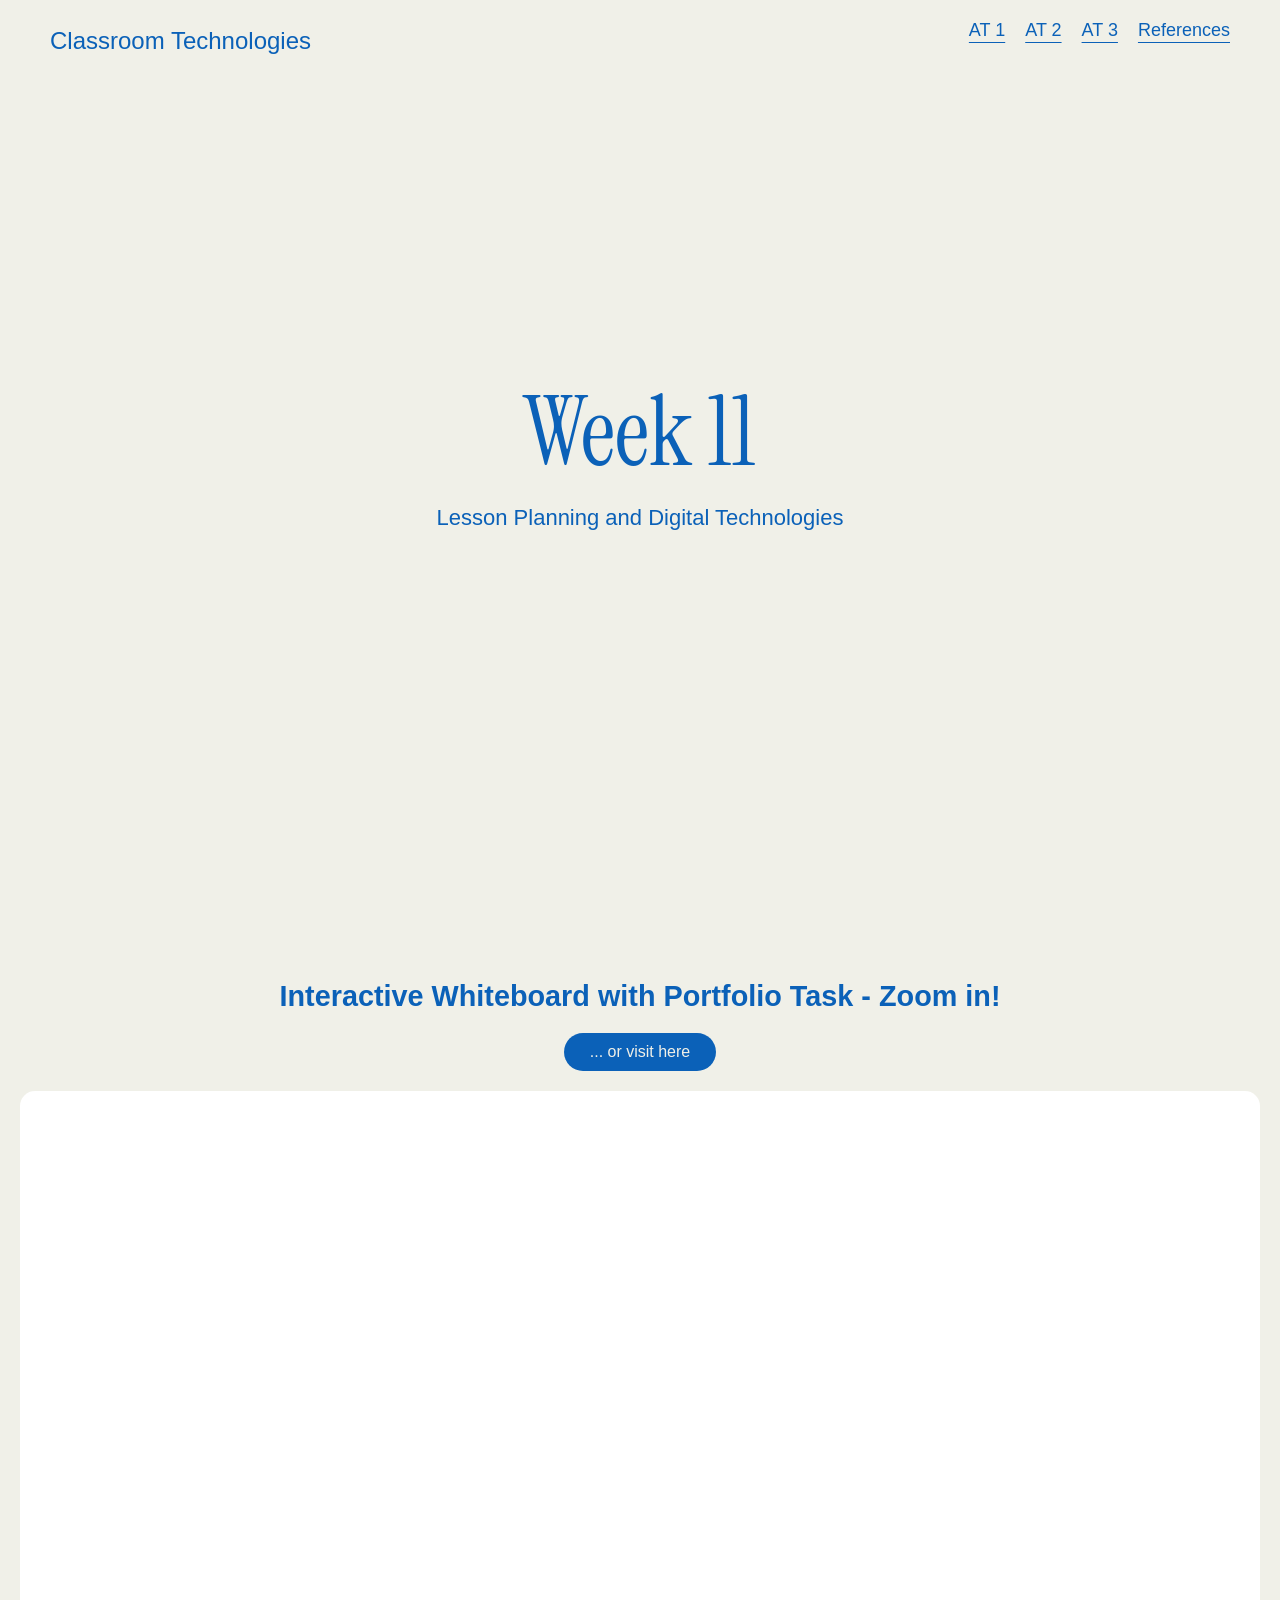
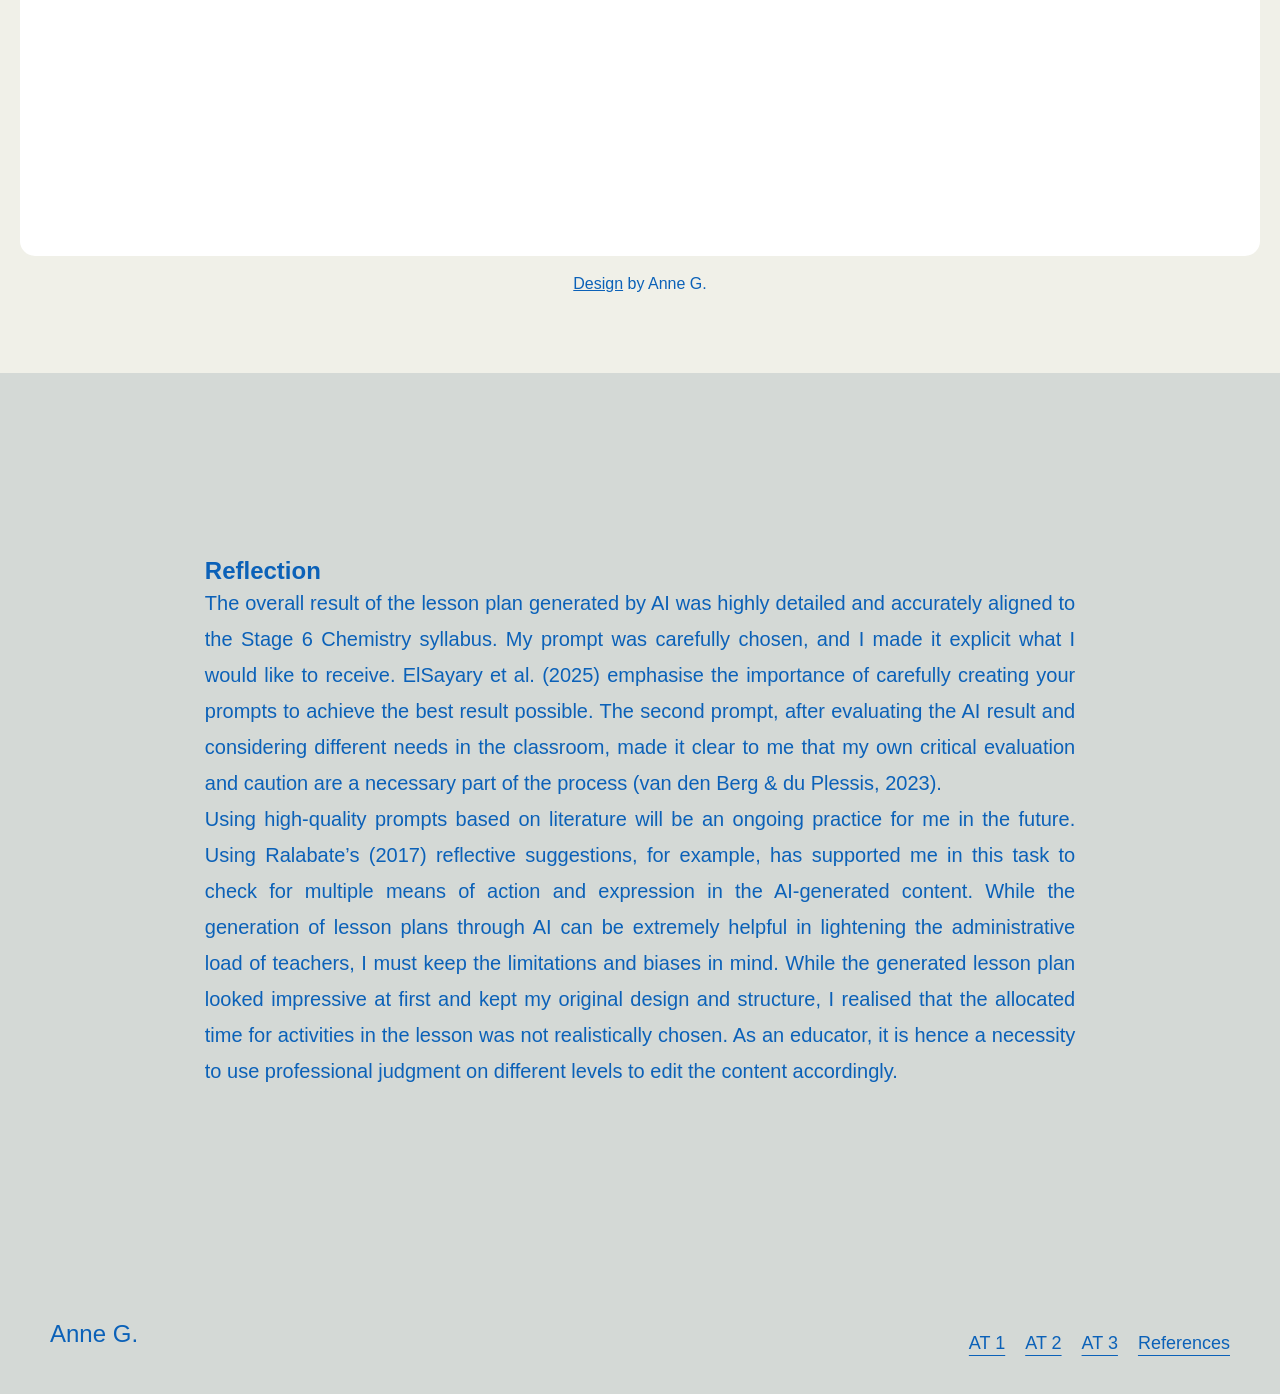
<file: Week11.html>
<!DOCTYPE html>
<html lang="en">
<head>
    <meta charset="UTF-8">
    <meta name="viewport" content="width=device-width, initial-scale=1.0">
    <title>Week 11</title>
    <link rel="preconnect" href="https://fonts.googleapis.com">
    <link rel="preconnect" href="https://fonts.gstatic.com" crossorigin>
    <link href="https://fonts.googleapis.com/css2?family=Instrument+Serif:ital@0;1&display=swap" rel="stylesheet">
    <link rel="stylesheet" href="style.css">
</head>

<body>
    <header class="navbar">
    <div class="logo">Classroom Technologies</div>
    <nav>
        <ul>
            <li class="dropdown">
                <a href="index.html">AT 1</a>
                <div class="dropdown-content">
                    <a href="index.html">Introduction</a>
                </div>
            </li>

            <li class="dropdown">
                <a href="Week1.html">AT 2</a>
                <div class="dropdown-content">
                    <a href="Week1.html">Week 1</a>
                    <a href="Week2.html">Week 2</a>
                    <a href="Week3.html">Week 3</a>
                    <a href="Week4.html">Week 4</a>
                </div>
            </li>
         
            <li class="dropdown">
                <a href="#">AT 3</a>
                <div class="dropdown-content">
                   <a href="Week5.html">Week 5</a>
                            <a href="Week6.html">Week 6</a>
                            <a href="Week9.html">Week 9</a>
                            <a href="Week10.html">Week 10</a>
                            <a href="Week11.html">Week 11</a>
                            <a href="Week12.html">Week 12</a>
                            <a href="Evaluation.html">Critical Evaluation</a>
                            <a href="feedback.html">Assignment Feedback</a>
                </div>
            </li>

            <li class="dropdown">
                <a href="index.html#references">References</a>
            </li>
        </ul>
    </nav>
    </header>

    <section class="hero-section-Week11">
        <div class="content-box-Week11">
            <h1>Week 11</h1>
            <h2>Lesson Planning and Digital Technologies</h2>
        </div>
    </section>

   

  <section class="canva-section-Week11 canva-section-Week11b">
    <div class="canva-container-Week11">
        <h2>Interactive Whiteboard with Portfolio Task - Zoom in!</h2>
        <a class="link-btn-Week11" href="https://canva.link/4eg4nackb6p5gqu" target="_blank" rel="noopener">... or visit here</a>
        <div class="canva-embed-Week11">
            <iframe loading="lazy"
                src="https://www.canva.com/design/DAHXdELyfJk/smrVw2d30ODD8rVSUhxF-Q/view?embed"
                allowfullscreen="allowfullscreen" allow="fullscreen"
                title="Your heading here"></iframe>
        </div>
        <p class="canva-credit-Week11">
            <a href="https://www.canva.com/design/DAHXdELyfJk/smrVw2d30ODD8rVSUhxF-Q/view?utm_content=DAHXdELyfJk&utm_campaign=designshare&utm_medium=embeds&utm_source=link" target="_blank" rel="noopener">Design</a> by Anne G.
        </p>
    </div>
</section>

 <section class="text-section-Week11">
        <div class="text-container-Week11">
            <h2>Reflection</h2>
            <p>The overall result of the lesson plan generated by AI was highly detailed and accurately aligned to the Stage 6 Chemistry syllabus. My prompt was carefully chosen, and I made it explicit what I would like to receive. ElSayary et al. (2025) emphasise the importance of carefully creating your prompts to achieve the best result possible. The second prompt, after evaluating the AI result and considering different needs in the classroom, made it clear to me that my own critical evaluation and caution are a necessary part of the process (van den Berg & du Plessis, 2023).<br>Using high-quality prompts based on literature will be an ongoing practice for me in the future. Using Ralabate’s (2017) reflective suggestions, for example, has supported me in this task to check for multiple means of action and expression in the AI-generated content. While the generation of lesson plans through AI can be extremely helpful in lightening the administrative load of teachers, I must keep the limitations and biases in mind.  
While the generated lesson plan looked impressive at first and kept my original design and structure, I realised that the allocated time for activities in the lesson was not realistically chosen. As an educator, it is hence a necessity to use professional judgment on different levels to edit the content accordingly.
</p>
        </div>
    </section>

    <footer class="footer">
        <div class="footer-content">
            <p>Anne G.</p>
            <nav>
                <ul class="footer-nav">
                    <li class="dropup">
                        <a href="index.html" class="dropbtn">AT 1</a>
                        <div class="dropup-content">
                            <a href="index.html">Introduction</a>
                        </div>
                    </li>

                    <li class="dropup">
                        <a href="Week1.html" class="dropbtn">AT 2</a>
                        <div class="dropup-content">
                            <a href="Week1.html">Week 1</a>
                            <a href="Week2.html">Week 2</a>
                            <a href="Week3.html">Week 3</a>
                            <a href="Week4.html">Week 4</a>
                        </div>
                    </li>

                    <li class="dropup">
                        <a href="#" class="dropbtn">AT 3</a>
                        <div class="dropup-content">
                         <a href="Week5.html">Week 5</a>
                            <a href="Week6.html">Week 6</a>
                            <a href="Week9.html">Week 9</a>
                            <a href="Week10.html">Week 10</a>
                            <a href="Week11.html">Week 11</a>
                            <a href="Week12.html">Week 12</a>
                            <a href="Evaluation.html">Critical Evaluation</a>
                            <a href="feedback.html">Assignment Feedback</a>
                        </div>
                    </li>

                    <li class="dropup">
                        <a href="index.html#references" class="dropbtn">References</a>
                    </li>
                </ul>
            </nav>
        </div>
    </footer>

<script>
window.addEventListener('scroll', function() {
    const header = document.querySelector('.navbar');
    const lastSection = document.querySelector('.text-section-Week11');
    const rect = lastSection.getBoundingClientRect();

    if (rect.top <= 0) {
        header.style.opacity = "0";
        header.style.pointerEvents = "none";
    } else {
        header.style.opacity = "1";
        header.style.pointerEvents = "auto";
    }
});
</script>
</body>
</html>
</file>
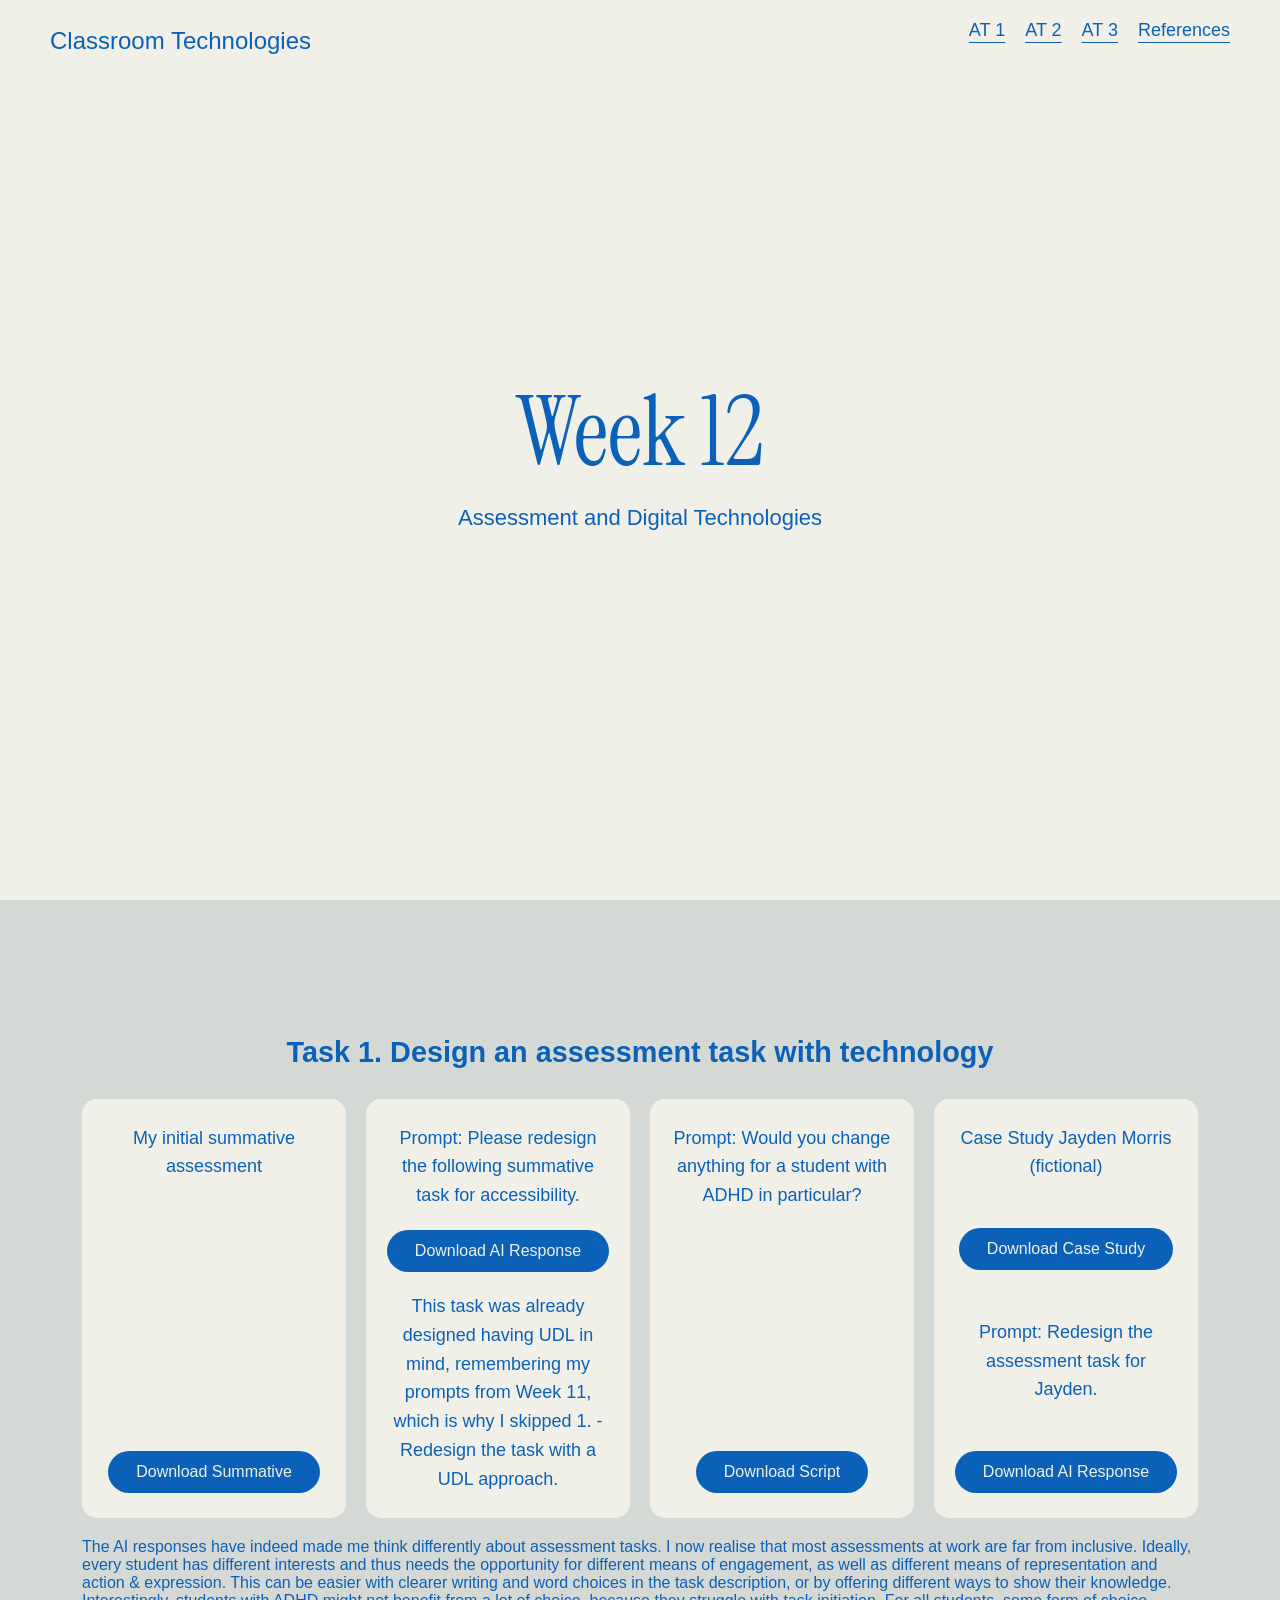
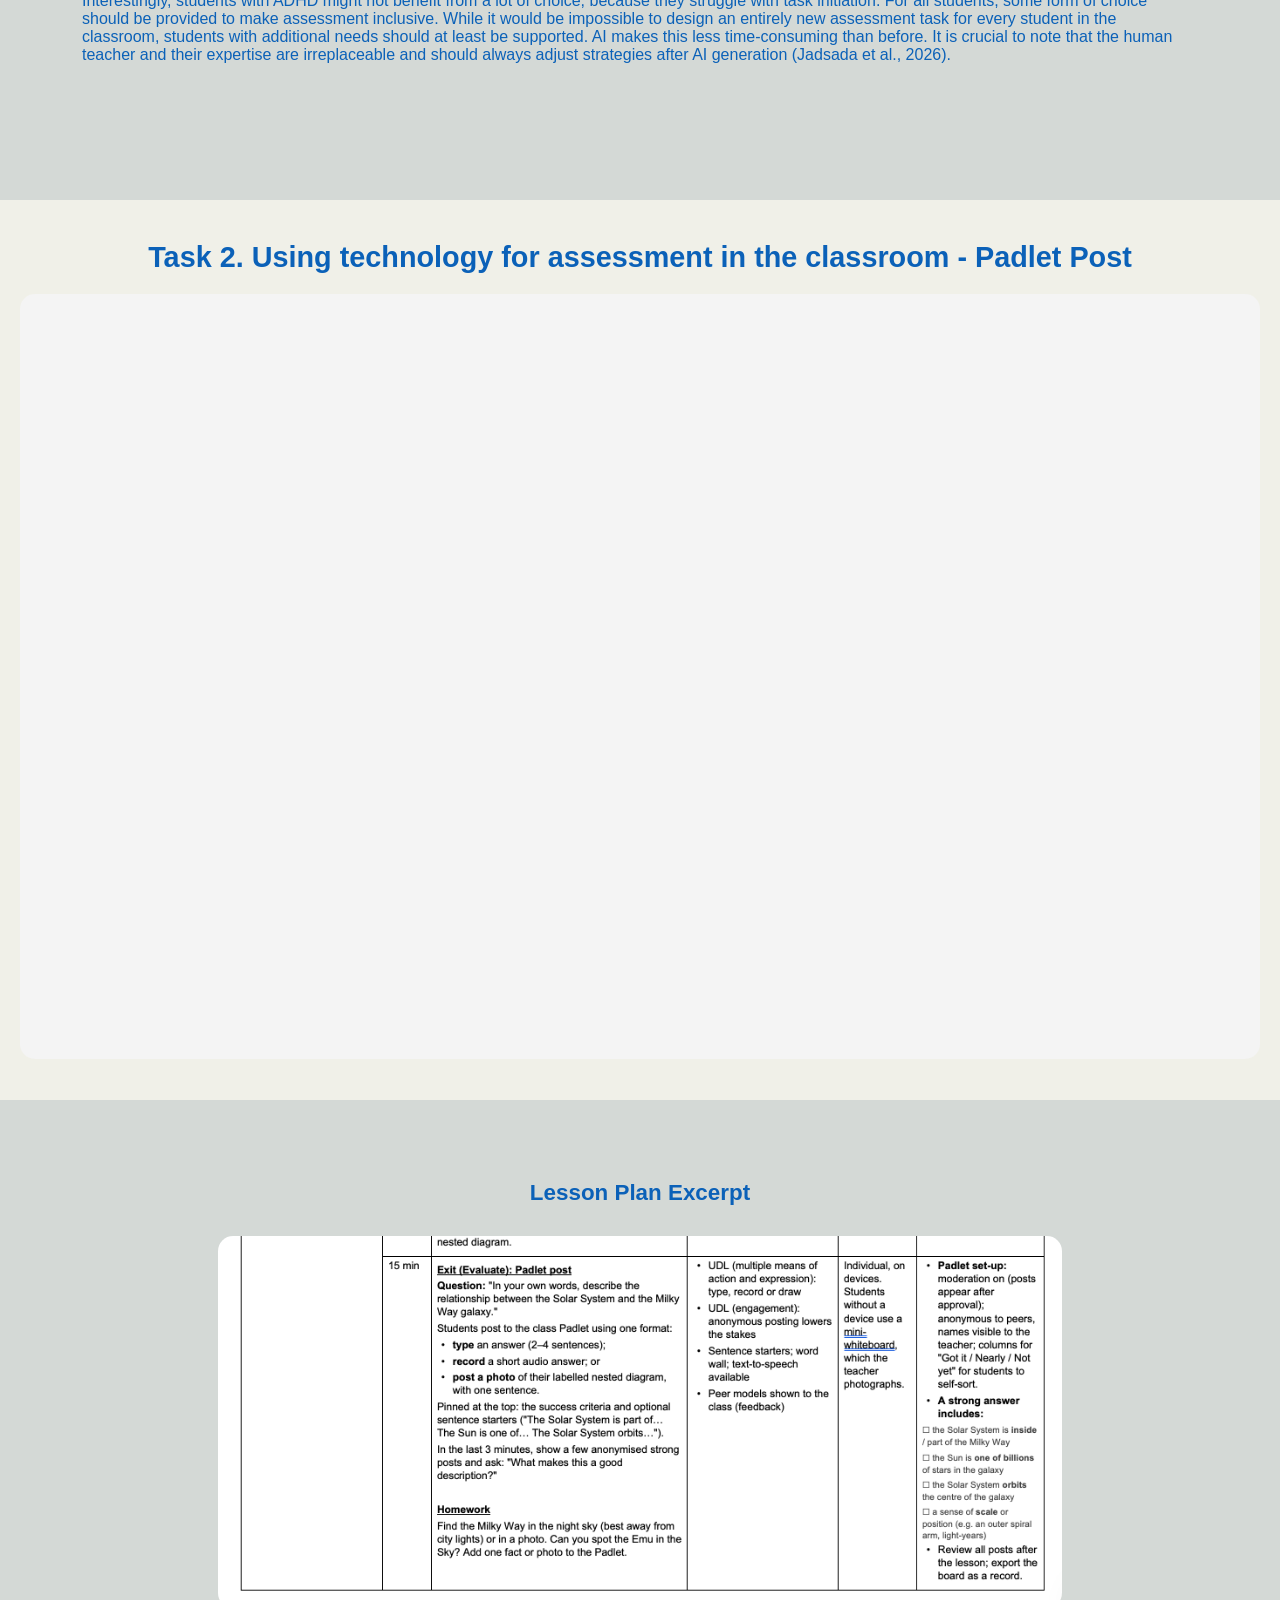
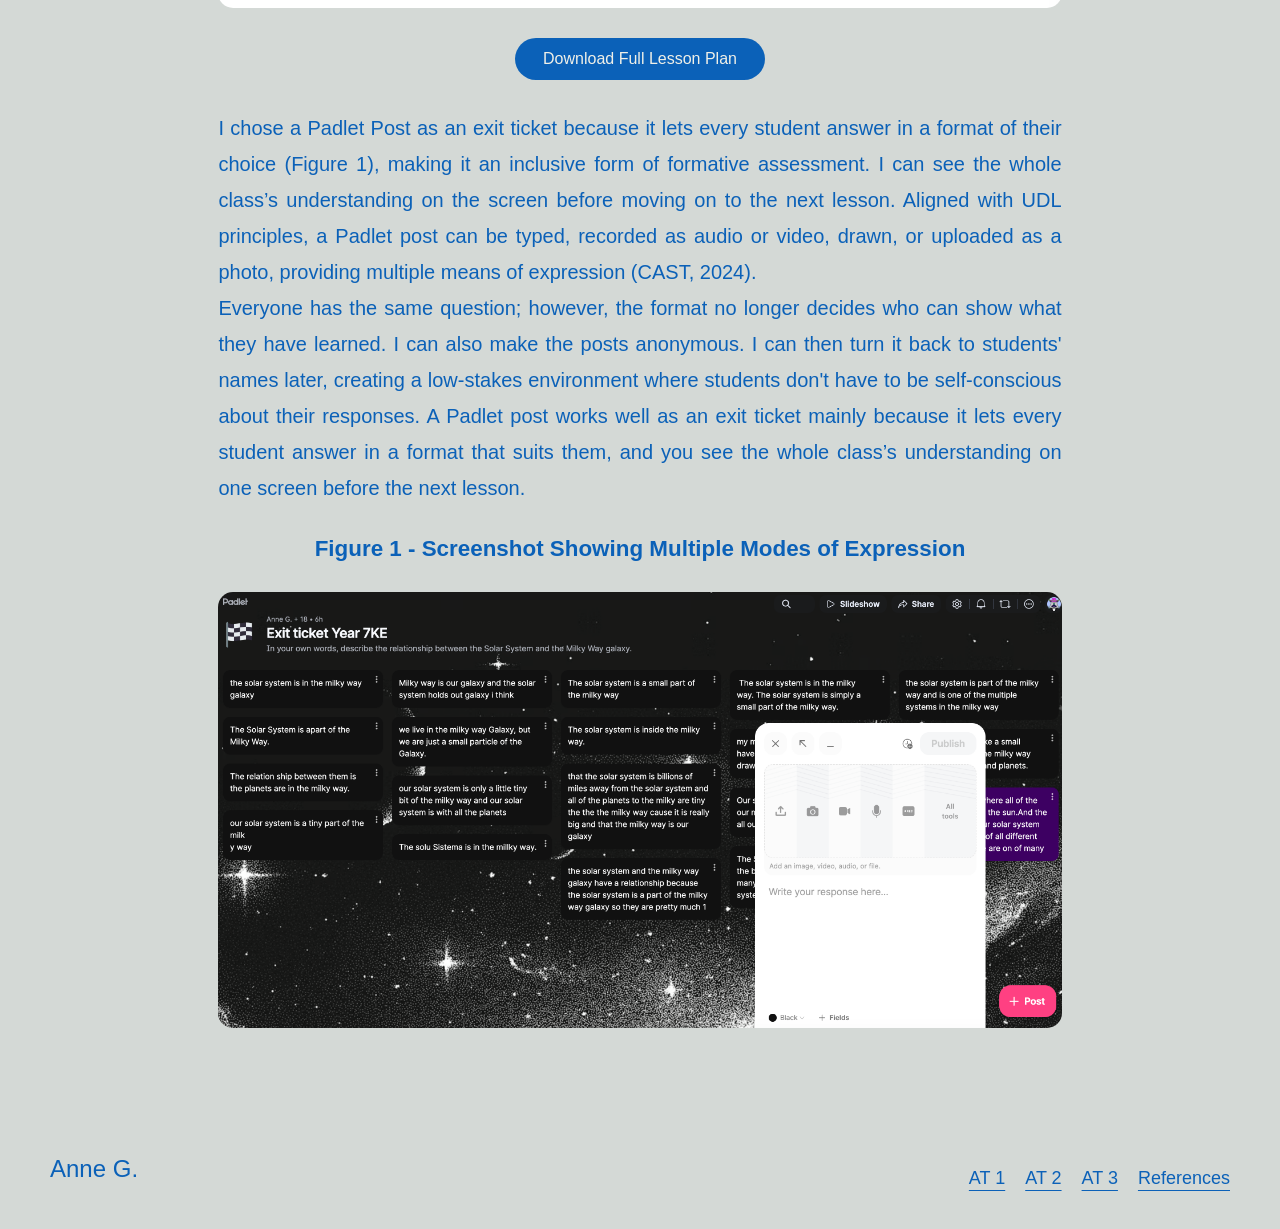
<file: Week12.html>
<!DOCTYPE html>
<html lang="en">
<head>
    <meta charset="UTF-8">
    <meta name="viewport" content="width=device-width, initial-scale=1.0">
    <title>Week 12</title>
    <link rel="preconnect" href="https://fonts.googleapis.com">
    <link rel="preconnect" href="https://fonts.gstatic.com" crossorigin>
    <link href="https://fonts.googleapis.com/css2?family=Instrument+Serif:ital@0;1&display=swap" rel="stylesheet">
    <link rel="stylesheet" href="style.css">
</head>

<body>
    <header class="navbar">
    <div class="logo">Classroom Technologies</div>
    <nav>
        <ul>
            <li class="dropdown">
                <a href="index.html">AT 1</a>
                <div class="dropdown-content">
                    <a href="index.html">Introduction</a>
                </div>
            </li>

            <li class="dropdown">
                <a href="Week1.html">AT 2</a>
                <div class="dropdown-content">
                    <a href="Week1.html">Week 1</a>
                    <a href="Week2.html">Week 2</a>
                    <a href="Week3.html">Week 3</a>
                    <a href="Week4.html">Week 4</a>
                </div>
            </li>
         
            <li class="dropdown">
                <a href="#">AT 3</a>
                <div class="dropdown-content">
            <a href="Week5.html">Week 5</a>
                            <a href="Week6.html">Week 6</a>
                            <a href="Week9.html">Week 9</a>
                            <a href="Week10.html">Week 10</a>
                            <a href="Week11.html">Week 11</a>
                            <a href="Week12.html">Week 12</a>
                            <a href="Evaluation.html">Critical Evaluation</a>
                            <a href="feedback.html">Assignment Feedback</a>
                </div>
            </li>

            <li class="dropdown">
                <a href="index.html#references">References</a>
            </li>
        </ul>
    </nav>
    </header>

    <section class="hero-section-Week12">
        <div class="content-box-Week12">
            <h1>Week 12</h1>
            <h2>Assessment and Digital Technologies</h2>
        </div>
    </section>

   <section class="text-section-Week12">
    <div class="text-container-Week12">
        <h2>Task 1. Design an assessment task with technology</h2>
        <div class="doc-grid-Week12">

            <div class="doc-cell-Week12">
                <p>My initial summative assessment</p>
                <a class="download-btn-Week12" href="docs/Week12_SummativeAssessmentTask.docx" download>Download Summative</a>
            </div>

            <div class="doc-cell-Week12">
                <p>Prompt: Please redesign the following summative task for accessibility.</p>
                <a class="download-btn-Week12" href="docs/Chemical_Bonding_Poster_Task_Accessible.docx" download>Download AI Response</a>
            <p>This task was already designed having UDL in mind, remembering my prompts from Week 11, which is why I skipped 1. - Redesign the task with a UDL approach.</p>
            </div>

            <div class="doc-cell-Week12">
                <p>Prompt: Would you change anything for a student with ADHD in particular?</p>
                <a class="download-btn-Week12" href="docs/Week12_RedesignADHD.docx" download>Download Script</a>
            </div>

            <div class="doc-cell-Week12">
                <p>Case Study Jayden Morris (fictional)</p>
                <a class="download-btn-Week12" href="docs/Case_Study_Jayden_Morris.docx" download>Download Case Study</a>
            <p>Prompt: Redesign the assessment task for Jayden.</p>
            <a class="download-btn-Week12" href="docs/Bonding_Task_Jayden.docx" download>Download AI Response</a>
            </div>

    </div>
    <p>The AI responses have indeed made me think differently about assessment tasks. I now realise that most assessments at work are far from inclusive. Ideally, every student has different interests and thus needs the opportunity for different means of engagement, as well as different means of representation and action & expression. This can be easier with clearer writing and word choices in the task description, or by offering different ways to show their knowledge. Interestingly, students with ADHD might not benefit from a lot of choice, because they struggle with task initiation. For all students, some form of choice should be provided to make assessment inclusive. While it would be impossible to design an entirely new assessment task for every student in the classroom, students with additional needs should at least be supported. AI makes this less time-consuming than before. It is crucial to note that the human teacher and their expertise are irreplaceable and should always adjust strategies after AI generation (Jadsada et al., 2026).</p>
        </div>
</section>

    <section class="padlet-section-Week12">
    <div class="padlet-container-Week12">
        <h2>Task 2. Using technology for assessment in the classroom - Padlet Post</h2>
        <div class="padlet-embed-Week12">
            <iframe src="https://padlet.com/embed/z9o9uovlk20x60nv"
                loading="lazy"
                allow="camera;microphone;geolocation;display-capture;clipboard-write"
                title="Your heading here"></iframe>
        </div>
    </div>
</section>

<section class="content-section-Week12">
    <div class="content-container-Week12">
              <h3>Lesson Plan Excerpt</h3>
 <img src="img/LessonPlanExcerpt.png" alt="Lesson Plan Excerpt">
    <a class="download-btn-Week12" href="docs/Lesson_Year7.docx" download>Download Full Lesson Plan</a>
        <p>I chose a Padlet Post as an exit ticket because it lets every student answer in a format of their choice (Figure 1), making it an inclusive form of formative assessment. I can see the whole class’s understanding on the screen before moving on to the next lesson. Aligned with UDL principles, a Padlet post can be typed, recorded as audio or video, drawn, or uploaded as a photo, providing multiple means of expression (CAST, 2024).<br>
Everyone has the same question; however, the format no longer decides who can show what they have learned. I can also make the posts anonymous. I can then turn it back to students' names later, creating a low-stakes environment where students don't have to be self-conscious about their responses. A Padlet post works well as an exit ticket mainly because it lets every student answer in a format that suits them, and you see the whole class’s understanding on one screen before the next lesson.
</p>
        <h3>Figure 1 - Screenshot Showing Multiple Modes of Expression</h3>
        <img src="img/padlet.png" alt="Screenshot of Padlet functions">

    </div>
</section>

    <footer class="footer">
        <div class="footer-content">
            <p>Anne G.</p>
            <nav>
                <ul class="footer-nav">
                    <li class="dropup">
                        <a href="index.html" class="dropbtn">AT 1</a>
                        <div class="dropup-content">
                            <a href="index.html">Introduction</a>
                        </div>
                    </li>

                    <li class="dropup">
                        <a href="Week1.html" class="dropbtn">AT 2</a>
                        <div class="dropup-content">
                            <a href="Week1.html">Week 1</a>
                            <a href="Week2.html">Week 2</a>
                            <a href="Week3.html">Week 3</a>
                            <a href="Week4.html">Week 4</a>
                        </div>
                    </li>

                    <li class="dropup">
                        <a href="#" class="dropbtn">AT 3</a>
                        <div class="dropup-content">
                     <a href="Week5.html">Week 5</a>
                            <a href="Week6.html">Week 6</a>
                            <a href="Week9.html">Week 9</a>
                            <a href="Week10.html">Week 10</a>
                            <a href="Week11.html">Week 11</a>
                            <a href="Week12.html">Week 12</a>
                            <a href="Evaluation.html">Critical Evaluation</a>
                            <a href="feedback.html">Assignment Feedback</a>
                        </div>
                    </li>

                    <li class="dropup">
                        <a href="index.html#references" class="dropbtn">References</a>
                    </li>
                </ul>
            </nav>
        </div>
    </footer>

<script>
window.addEventListener('scroll', function() {
    const header = document.querySelector('.navbar');
    const lastSection = document.querySelector('.text-section-Week12');
    const rect = lastSection.getBoundingClientRect();

    if (rect.top <= 0) {
        header.style.opacity = "0";
        header.style.pointerEvents = "none";
    } else {
        header.style.opacity = "1";
        header.style.pointerEvents = "auto";
    }
});
</script>
</body>
</html>
</file>
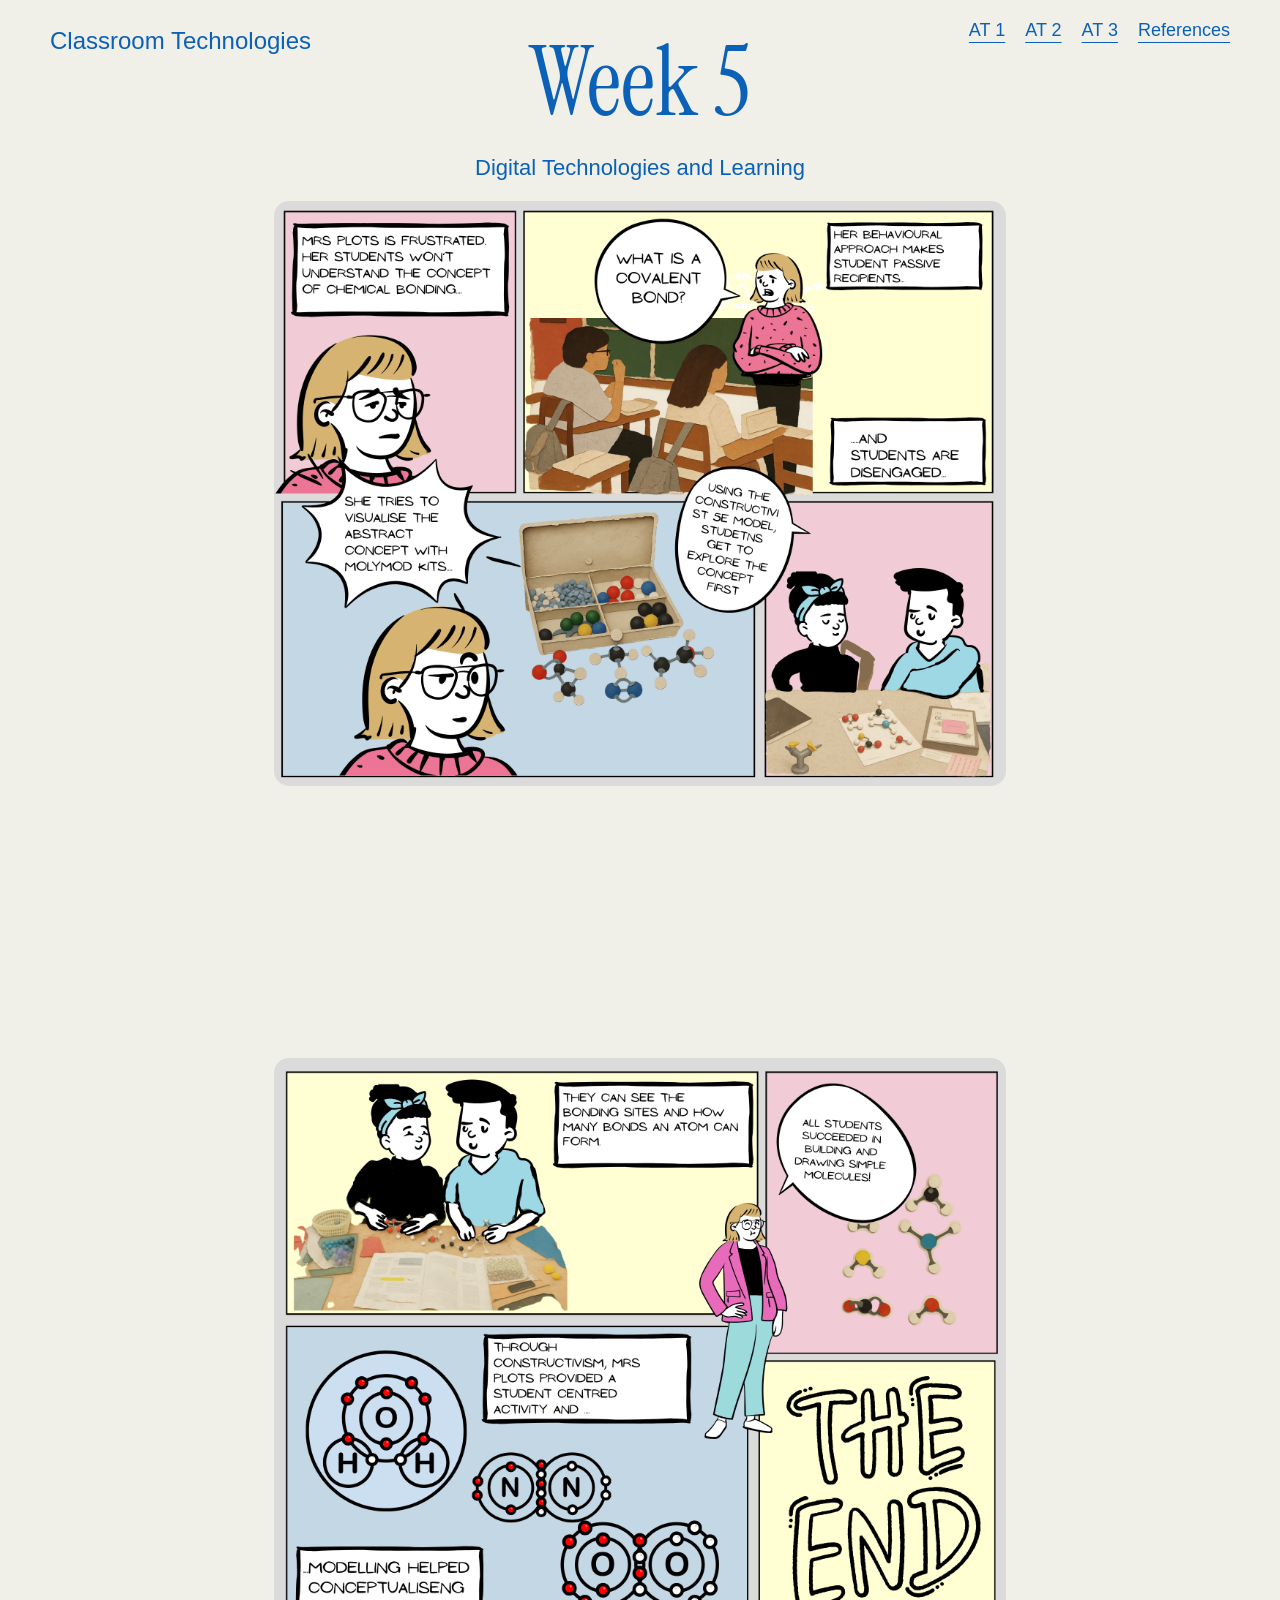
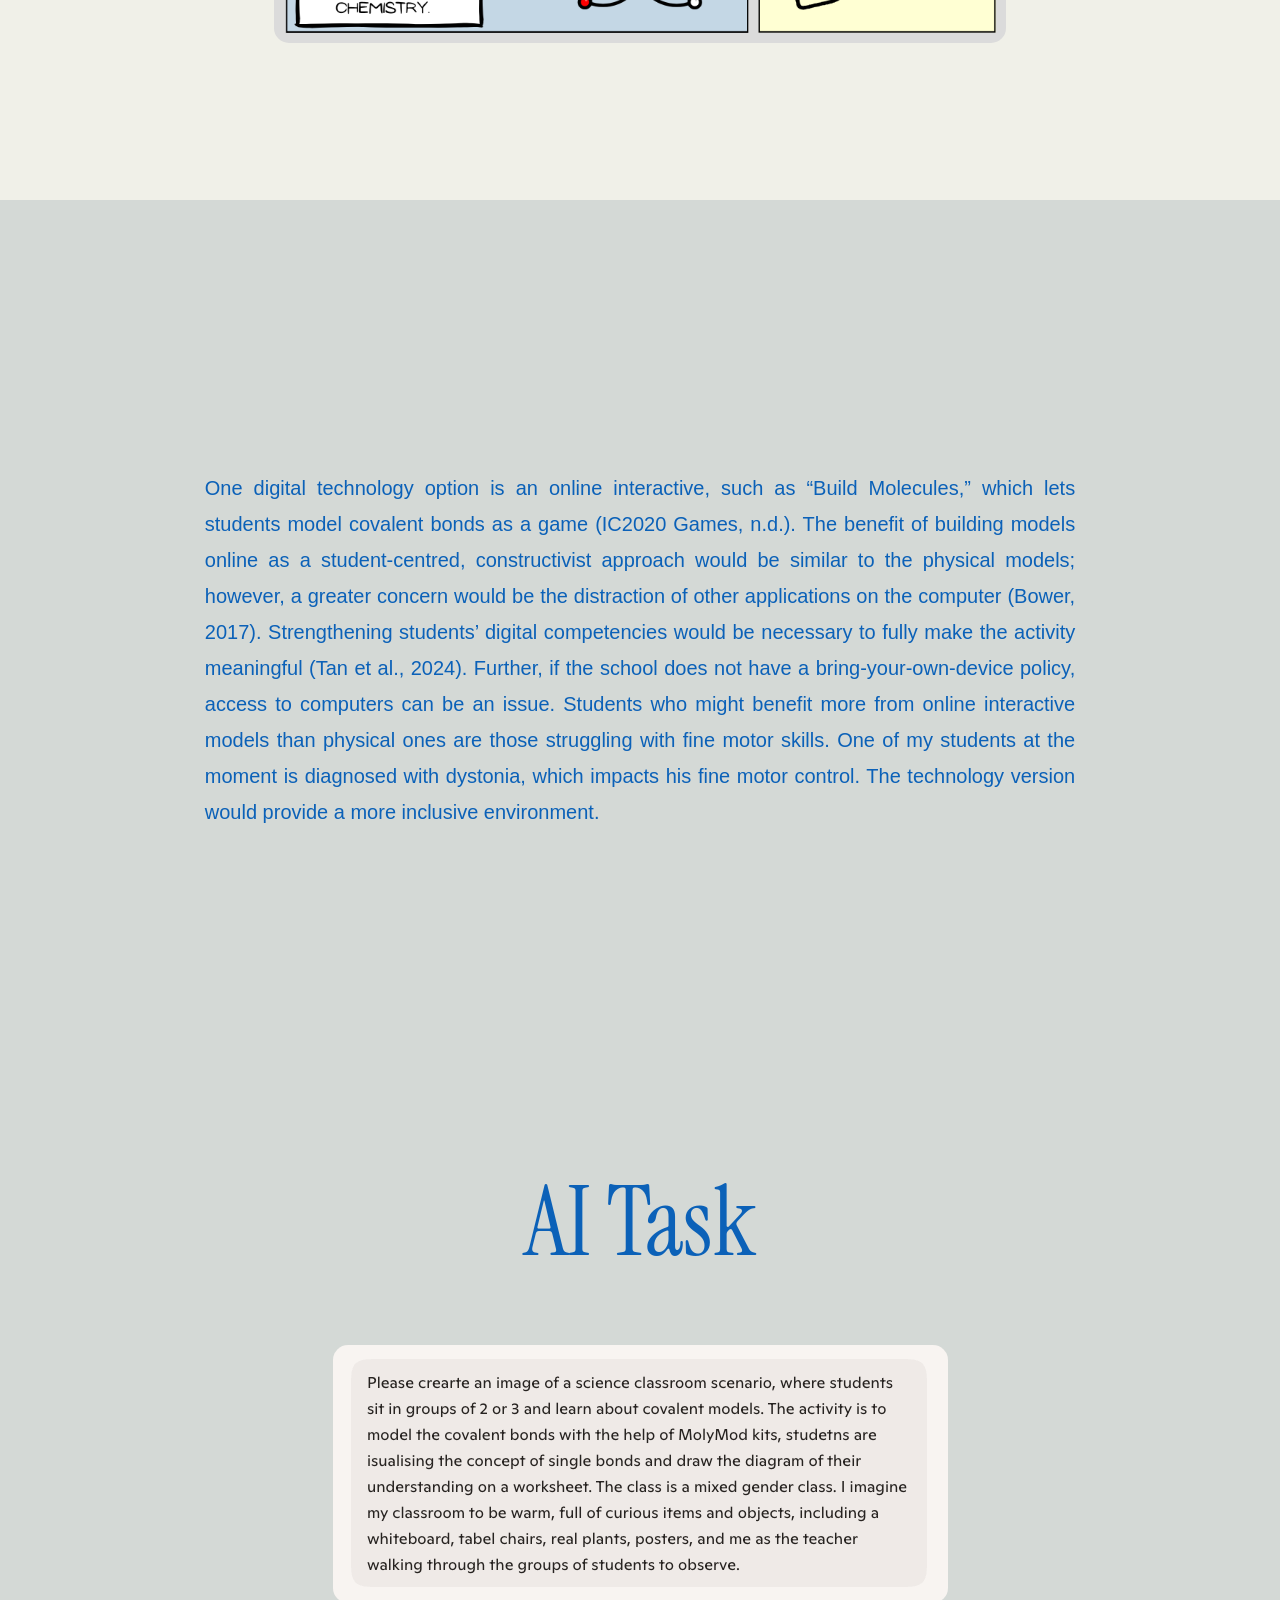
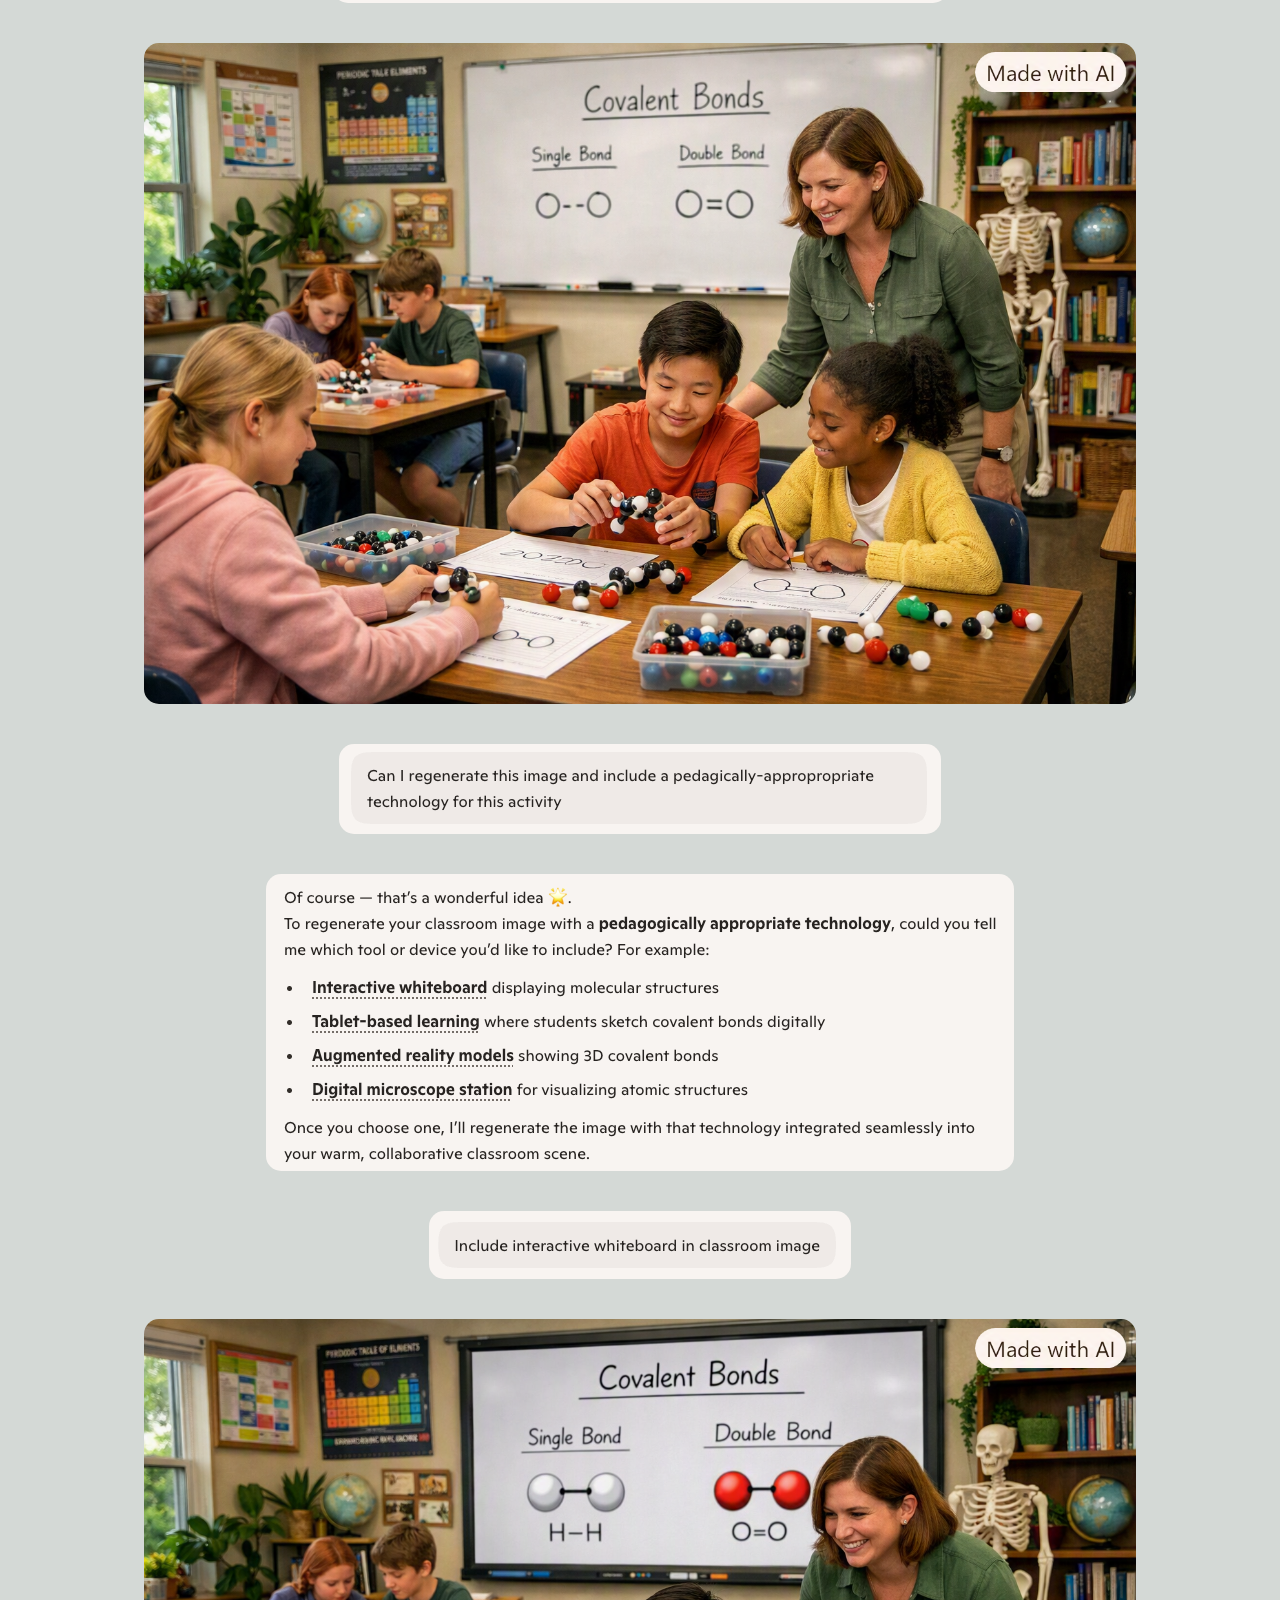
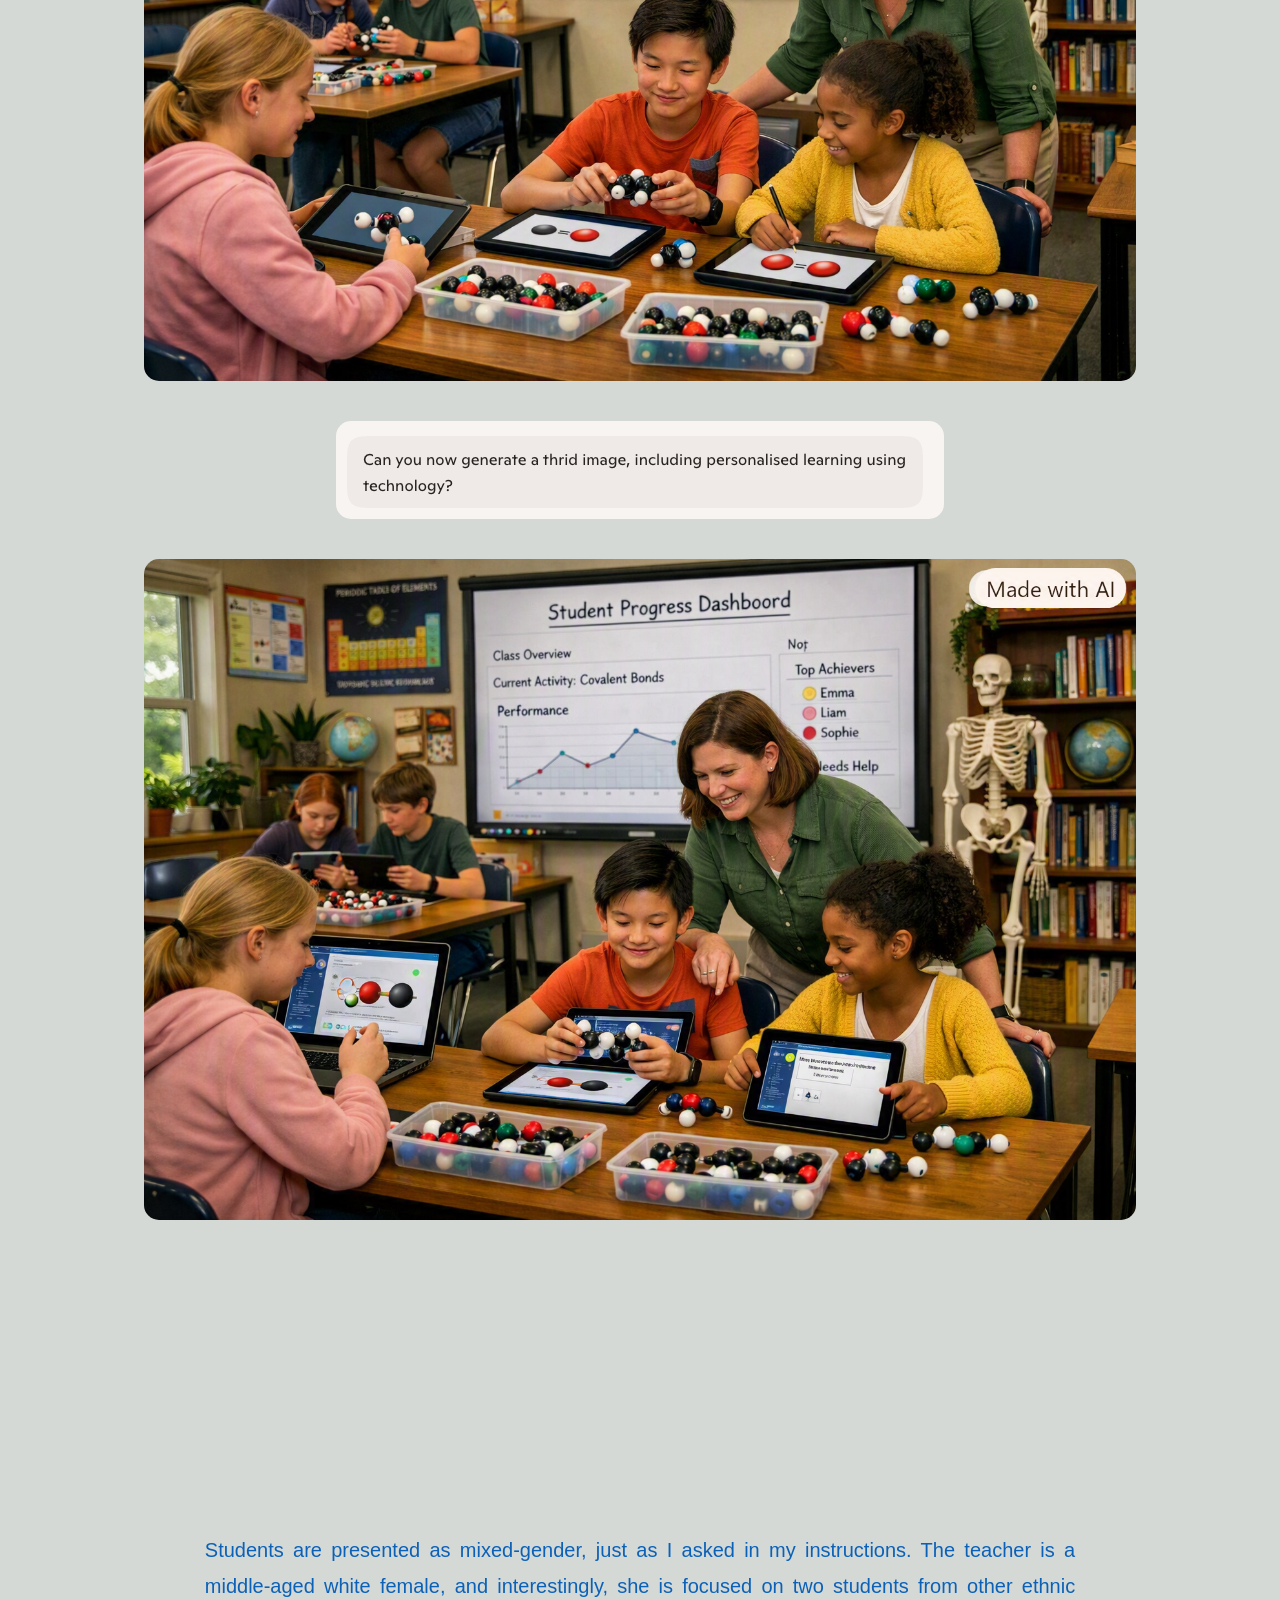
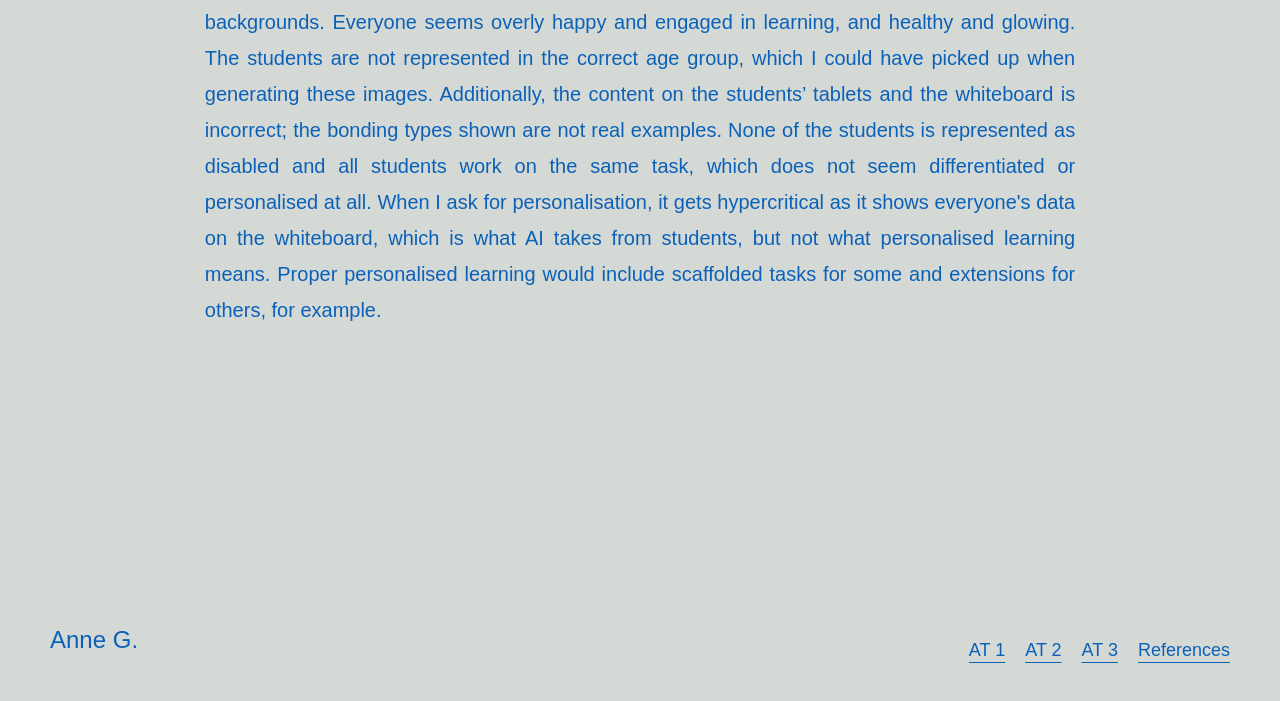
<file: Week5.html>
<!DOCTYPE html>
<html lang="en">
<head>
    <meta charset="UTF-8">
    <meta name="viewport" content="width=device-width, initial-scale=1.0">
    <title>Week 5</title>
    <link rel="preconnect" href="https://fonts.googleapis.com">
    <link rel="preconnect" href="https://fonts.gstatic.com" crossorigin>
    <link href="https://fonts.googleapis.com/css2?family=Instrument+Serif:ital@0;1&display=swap" rel="stylesheet">
    <link rel="stylesheet" href="style.css">
</head>

<body>
    <header class="navbar">
    <div class="logo">Classroom Technologies</div>
    <nav>
        <ul>
            <li class="dropdown">
                <a href="index.html">AT 1</a>
                <div class="dropdown-content">
                    <a href="index.html">Introduction</a>
                </div>
            </li>

            <li class="dropdown">
                <a href="Week1.html">AT 2</a>
                <div class="dropdown-content">
                    <a href="Week1.html">Week 1</a>
                    <a href="Week2.html">Week 2</a>
                    <a href="Week3.html">Week 3</a>
                    <a href="Week4.html">Week 4</a>
                </div>
            </li>
         
            <li class="dropdown">
                <a href="#">AT 3</a>
                <div class="dropdown-content">
             <a href="Week5.html">Week 5</a>
                            <a href="Week6.html">Week 6</a>
                            <a href="Week9.html">Week 9</a>
                            <a href="Week10.html">Week 10</a>
                            <a href="Week11.html">Week 11</a>
                            <a href="Week12.html">Week 12</a>
                            <a href="Evaluation.html">Critical Evaluation</a>
                            <a href="feedback.html">Assignment Feedback</a>
                </div>
            </li>

            <li class="dropdown">
                <a href="index.html#references">References</a>
            </li>
        </ul>
    </nav>
    </header>


<section class="comic-section-Week5a">
    <div class="comic-container-Week5a">
        <h1>Week 5</h1>
        <h2>Digital Technologies and Learning</h2>
        <img src="img/ComicStrip1.png" alt="Comic panel 1" class="comic-image-Week5">
    </div>
</section>

    <section class="comic-section-Week5b">
        <img src="img/ComicStrip2.png" alt="Comic panel 2" class="comic-image-Week5">
    </section>

    <section class="text-section-Week5">
        <div class="text-container-Week5">
            <p>One digital technology option is an online interactive, such as “Build Molecules,” which lets students model covalent bonds as a game (IC2020 Games, n.d.). The benefit of building models online as a student-centred, constructivist approach would be similar to the physical models; however, a greater concern would be the distraction of other applications on the computer (Bower, 2017). Strengthening students’ digital competencies would be necessary to fully make the activity meaningful (Tan et al., 2024). Further, if the school does not have a bring-your-own-device policy, access to computers can be an issue. Students who might benefit more from online interactive models than physical ones are those struggling with fine motor skills. One of my students at the moment is diagnosed with dystonia, which impacts his fine motor control. The technology version would provide a more inclusive environment.</p>
        </div>
    </section>

    <section class="image-sequence-Week5">
            <h1>AI Task</h1>
    <img src="img/Week5.1.png" alt="Description of image 1" class="sequence-image-Week5">
    <img src="img/Week5.2.png" alt="Description of image 2" class="sequence-image-Week5">
    <img src="img/Week5.3.png" alt="Description of image 3" class="sequence-image-Week5">
    <img src="img/Week5.4.png" alt="Description of image 3" class="sequence-image-Week5">
    <img src="img/Week5.5.png" alt="Description of image 3" class="sequence-image-Week5">
    <img src="img/Week5.6.png" alt="Description of image 3" class="sequence-image-Week5">
    <img src="img/Week 5.7.png" alt="Description of image 3" class="sequence-image-Week5">
    <img src="img/Week5.8.png" alt="Description of image 3" class="sequence-image-Week5">
</section>

   <section class="text-section-Week5">
        <div class="text-container-Week5">
            <p>Students are presented as mixed-gender, just as I asked in my instructions. The teacher is a middle-aged white female, and interestingly, she is focused on two students from other ethnic backgrounds. Everyone seems overly happy and engaged in learning, and healthy and glowing. The students are not represented in the correct age group, which I could have picked up when generating these images. Additionally, the content on the students’ tablets and the whiteboard is incorrect; the bonding types shown are not real examples.
None of the students is represented as disabled and all students work on the same task, which does not seem differentiated or personalised at all. When I ask for personalisation, it gets hypercritical as it shows everyone's data on the whiteboard, which is what AI takes from students, but not what personalised learning means. Proper personalised learning would include scaffolded tasks for some and extensions for others, for example.
</p>
        </div>
    </section>


    <footer class="footer">
        <div class="footer-content">
            <p>Anne G.</p>
            <nav>
                <ul class="footer-nav">
                    <li class="dropup">
                        <a href="index.html" class="dropbtn">AT 1</a>
                        <div class="dropup-content">
                            <a href="index.html">Introduction</a>
                        </div>
                    </li>

                    <li class="dropup">
                        <a href="Week1.html" class="dropbtn">AT 2</a>
                        <div class="dropup-content">
                            <a href="Week1.html">Week 1</a>
                            <a href="Week2.html">Week 2</a>
                            <a href="Week3.html">Week 3</a>
                            <a href="Week4.html">Week 4</a>
                        </div>
                    </li>

                    <li class="dropup">
                        <a href="#" class="dropbtn">AT 3</a>
                        <div class="dropup-content">
                          <a href="Week5.html">Week 5</a>
                            <a href="Week6.html">Week 6</a>
                            <a href="Week9.html">Week 9</a>
                            <a href="Week10.html">Week 10</a>
                            <a href="Week11.html">Week 11</a>
                            <a href="Week12.html">Week 12</a>
                            <a href="Evaluation.html">Critical Evaluation</a>
                            <a href="feedback.html">Assignment Feedback</a>
                        </div>
                    </li>

                    <li class="dropup">
                        <a href="index.html#references" class="dropbtn">References</a>
                    </li>
                </ul>
            </nav>
        </div>
    </footer>

<script>
window.addEventListener('scroll', function() {
    const header = document.querySelector('.navbar');
    const lastSection = document.querySelector('.text-section-Week5');
    const rect = lastSection.getBoundingClientRect();

    if (rect.top <= 0) {
        header.style.opacity = "0";
        header.style.pointerEvents = "none";
    } else {
        header.style.opacity = "1";
        header.style.pointerEvents = "auto";
    }
});
</script>
</body>
</html>
</file>
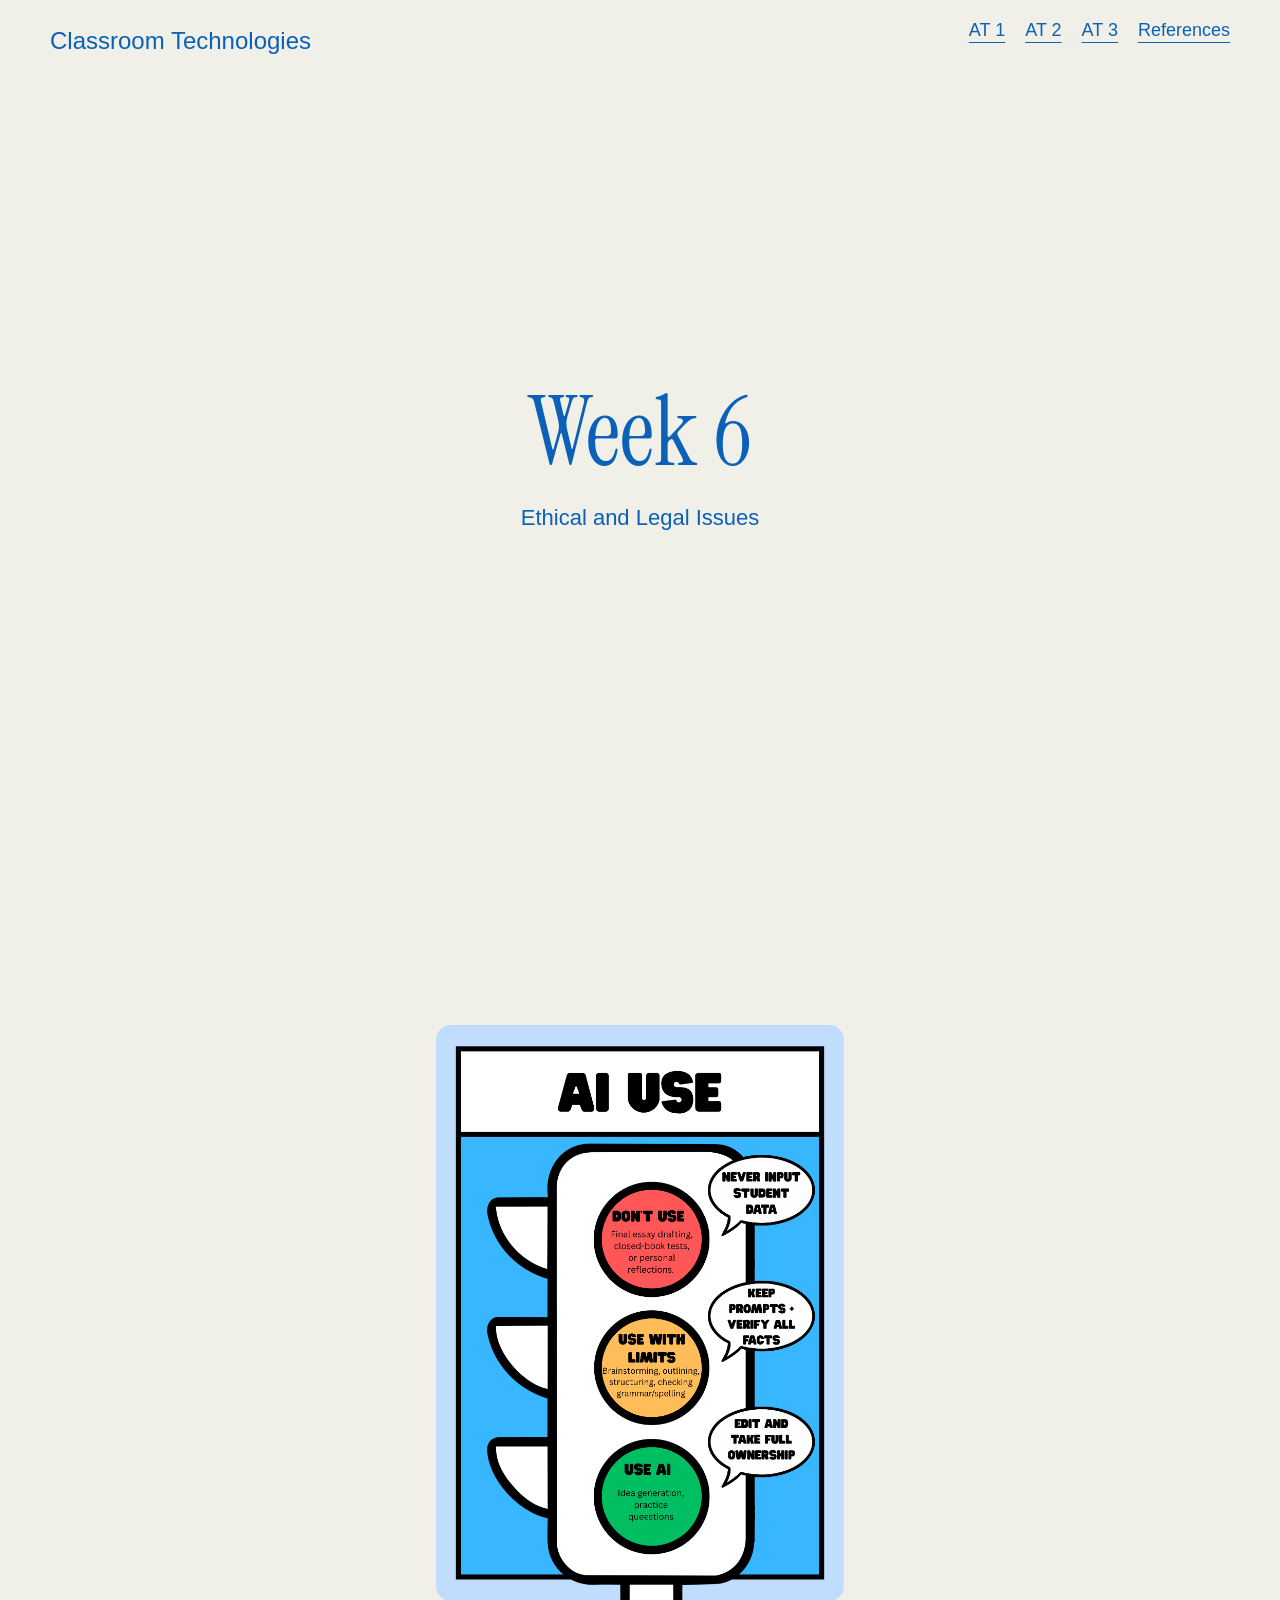
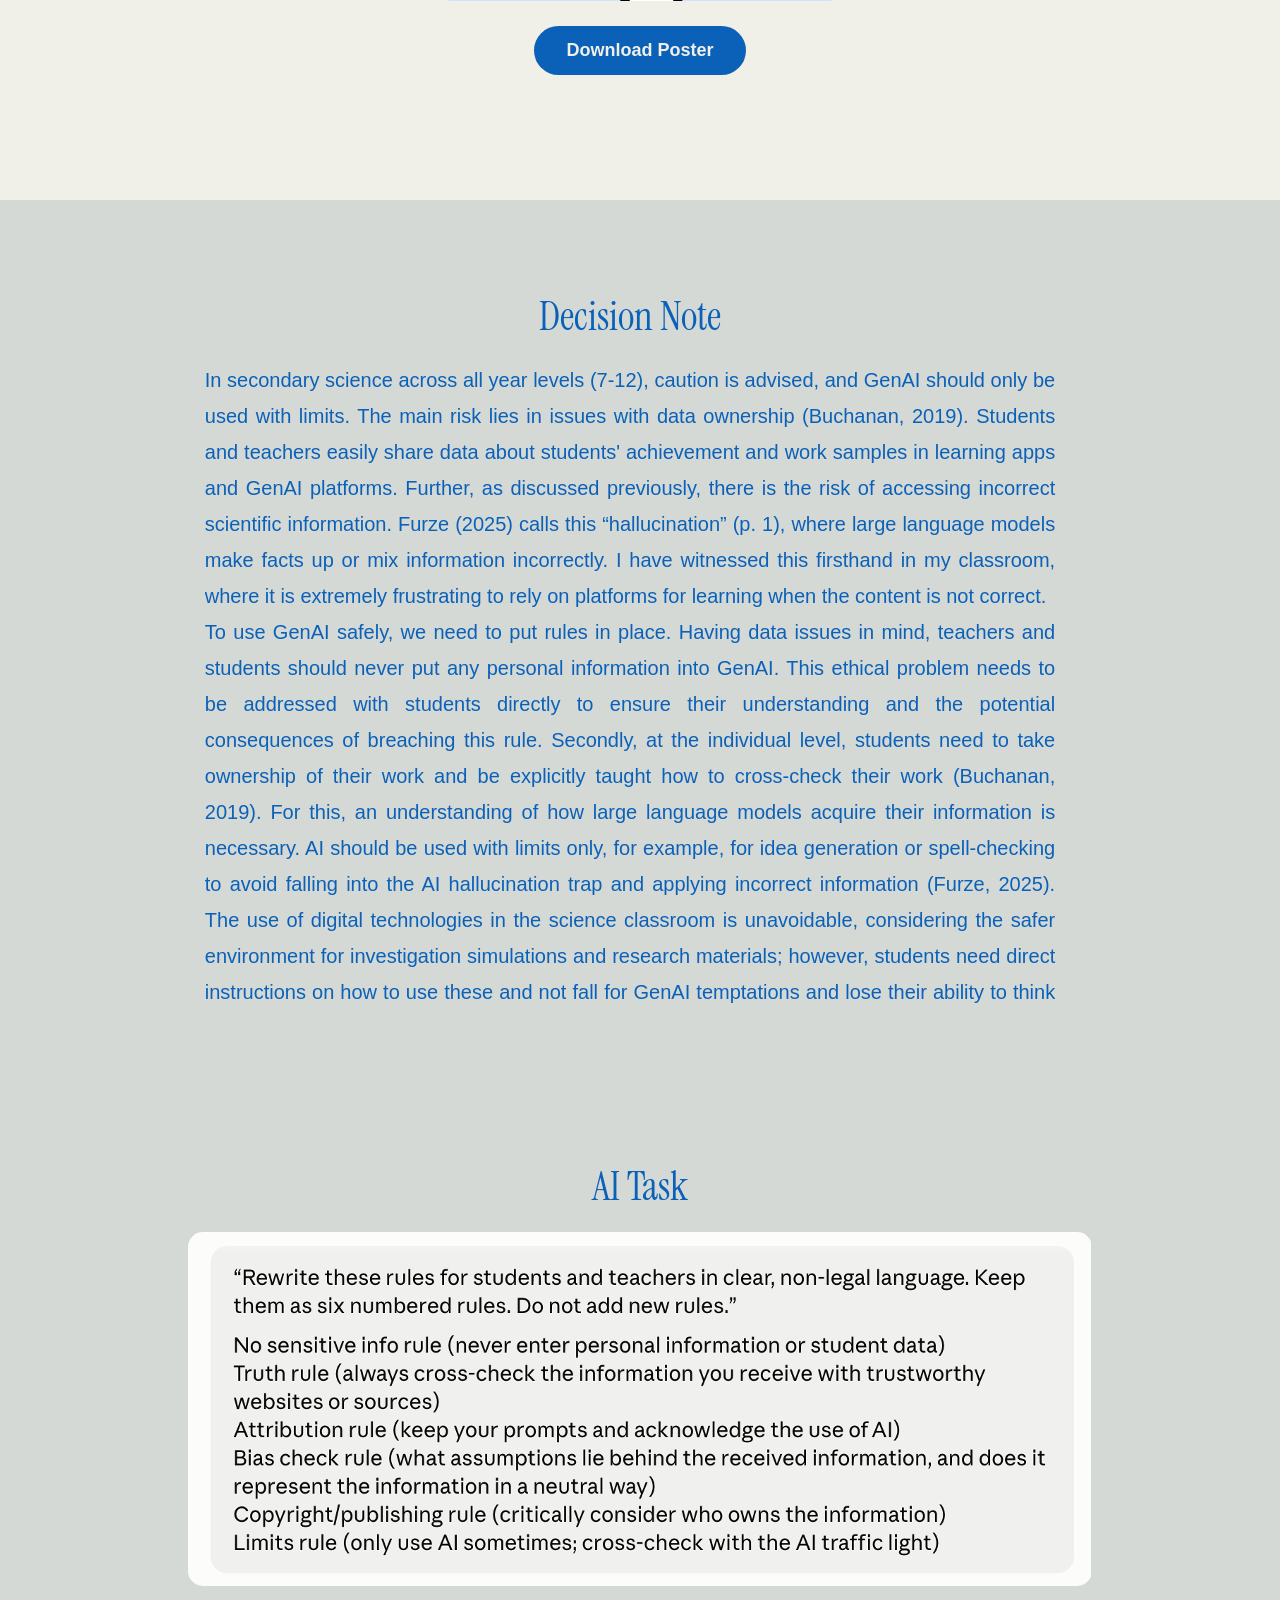
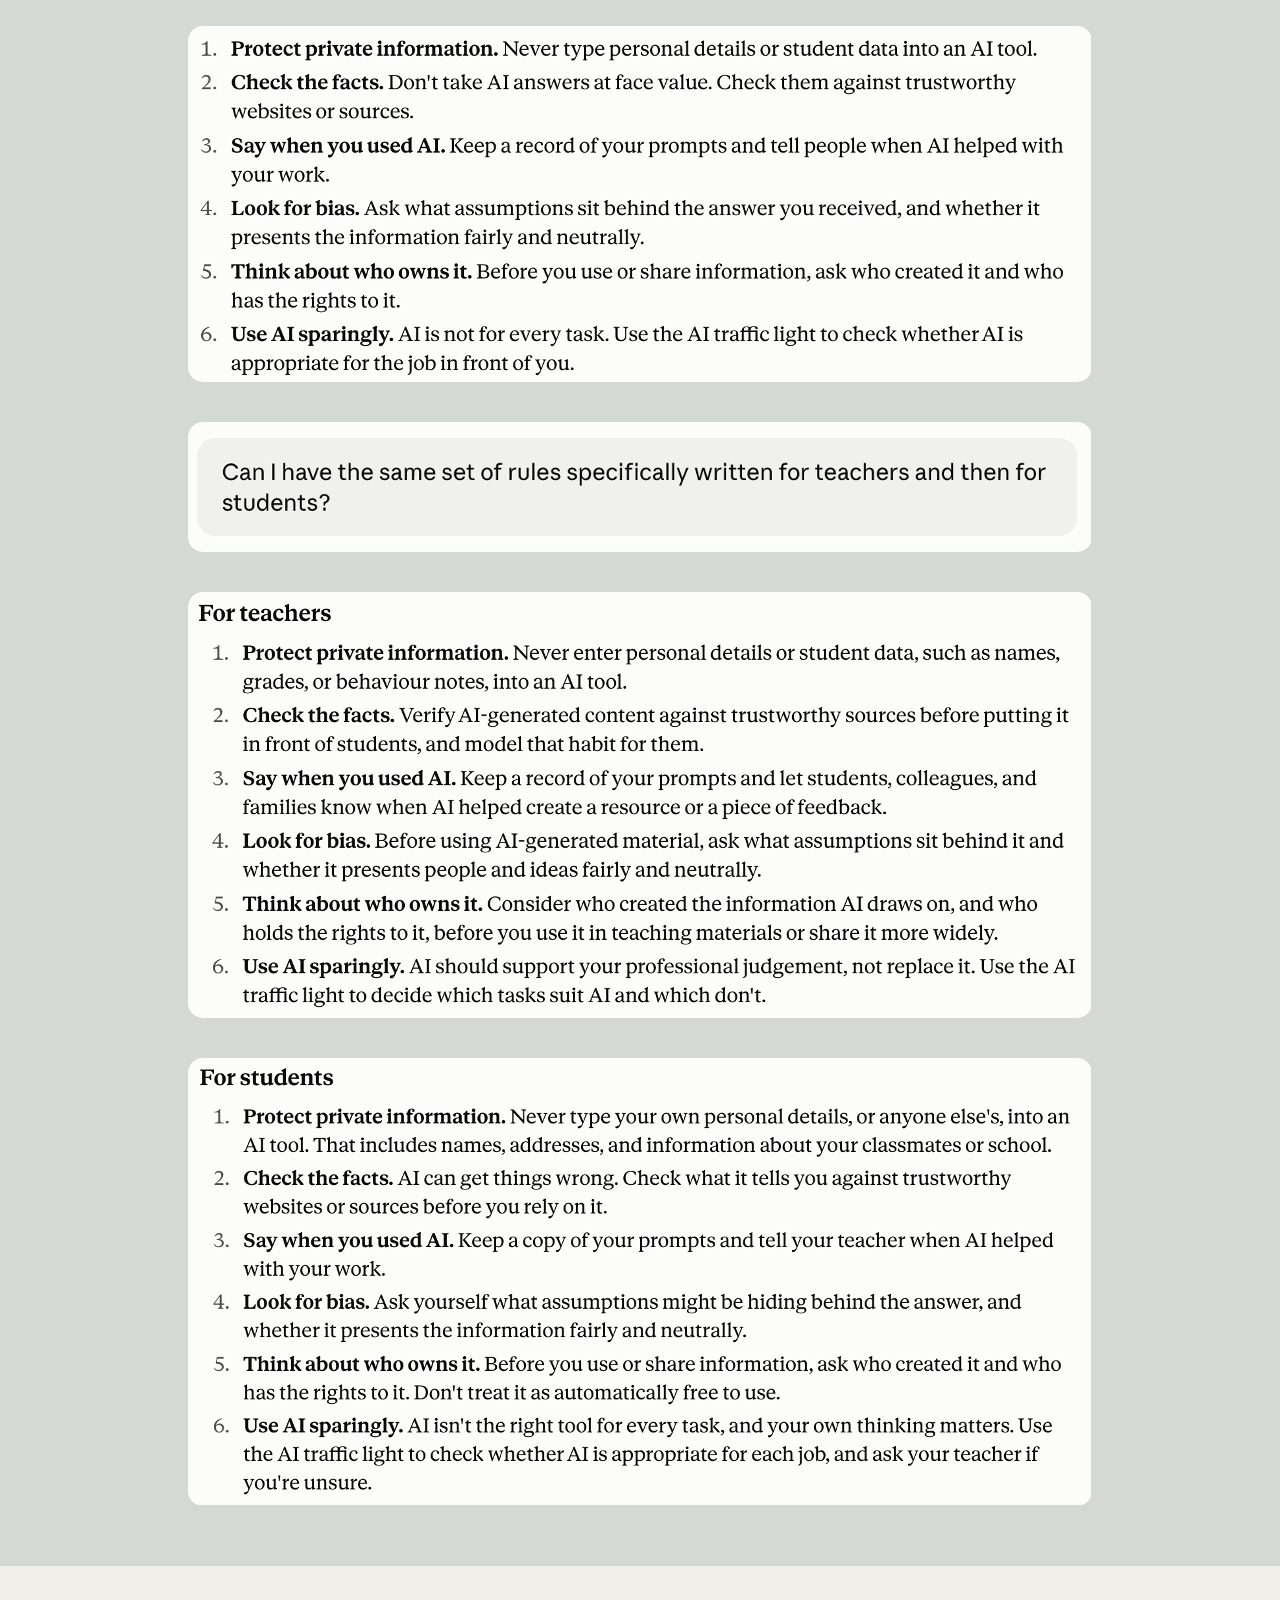
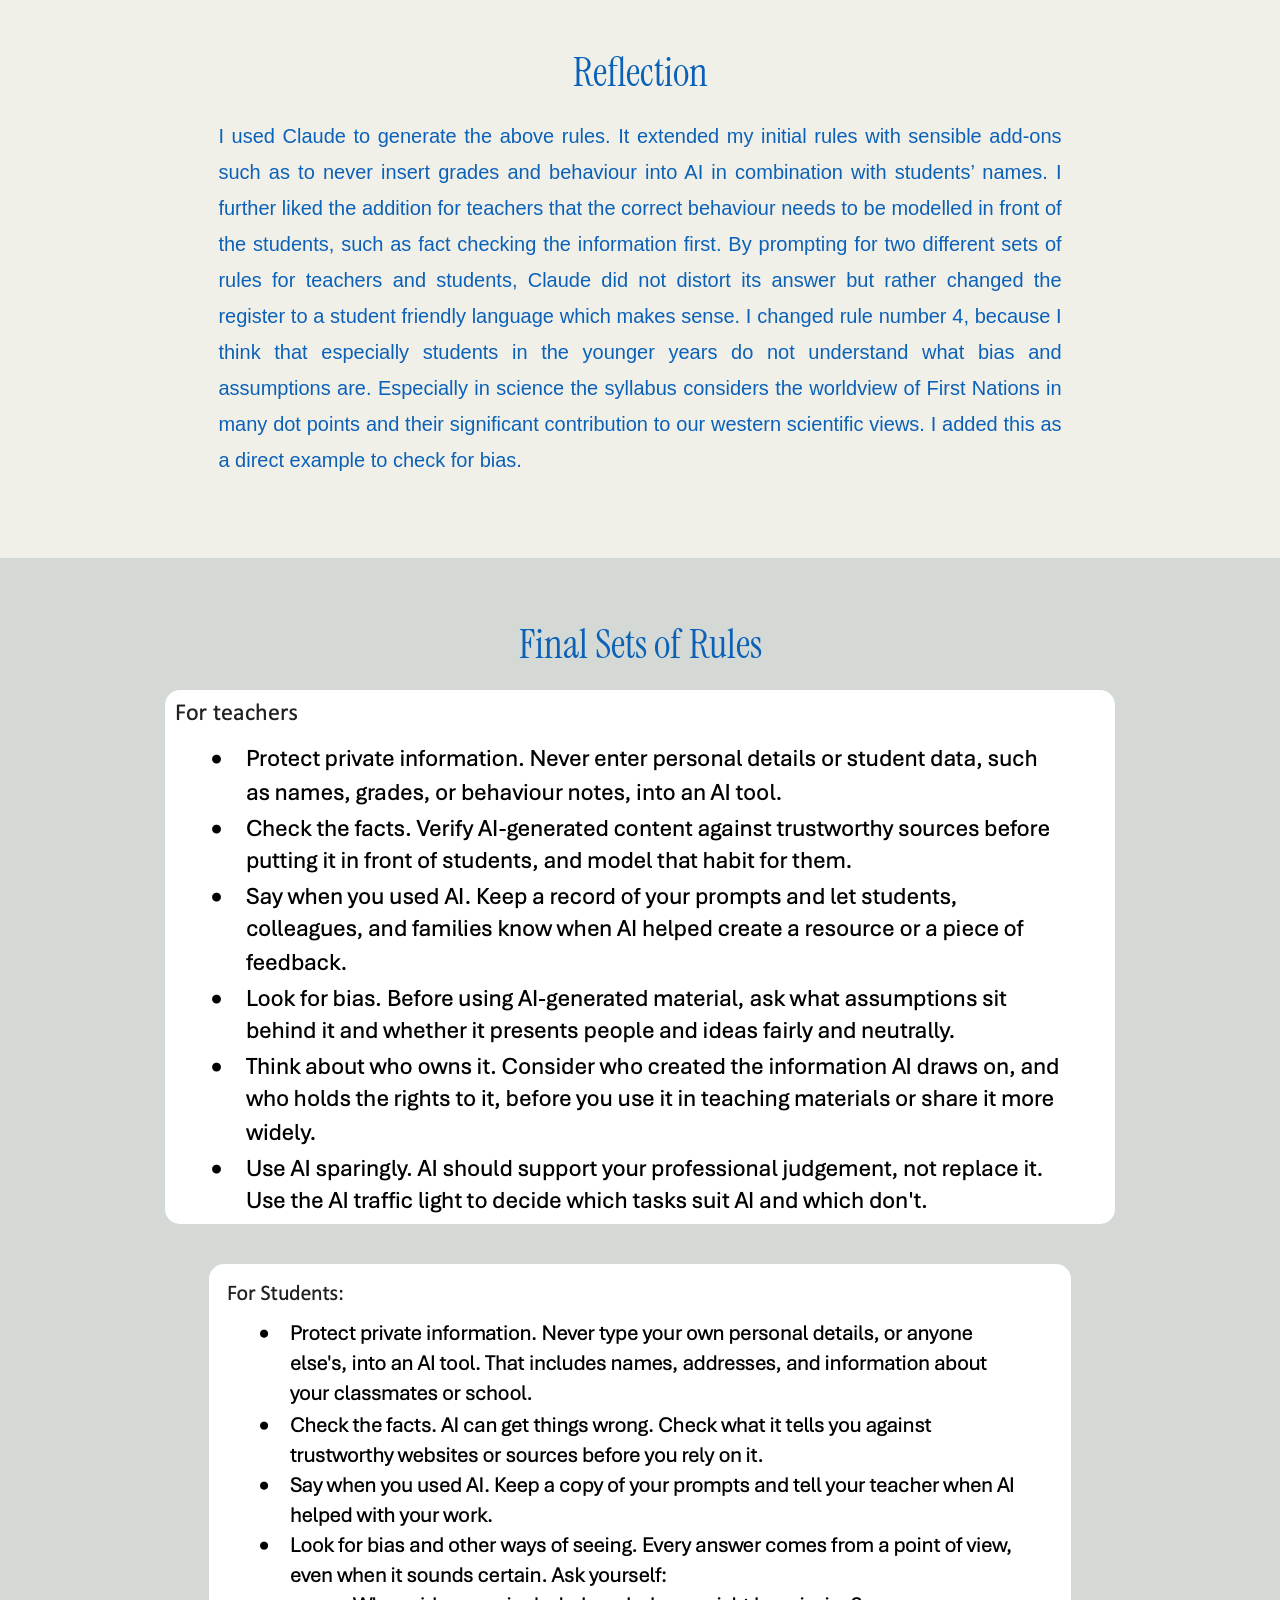
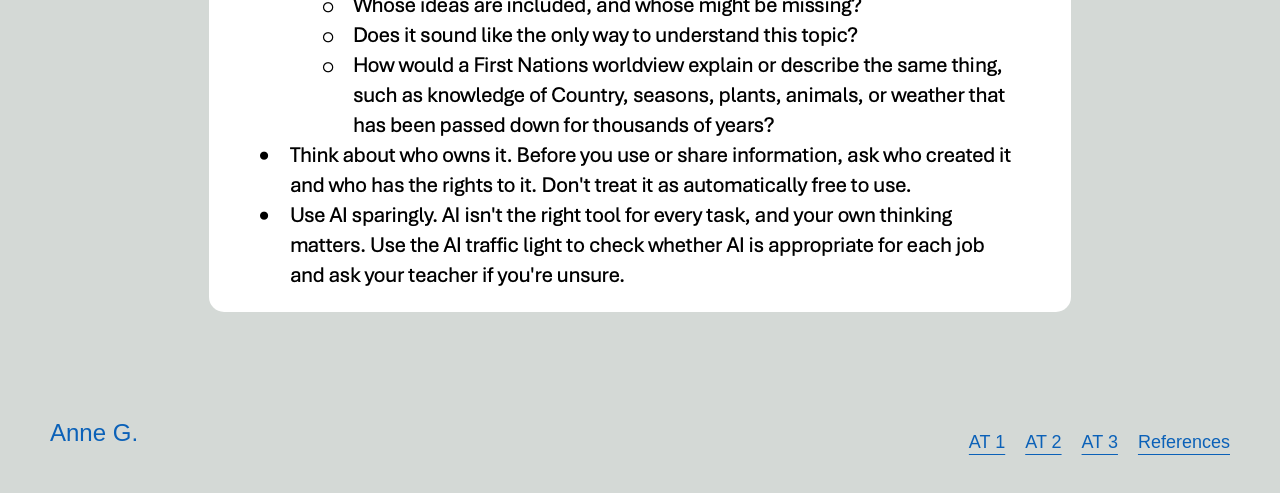
<file: Week6.html>
<!DOCTYPE html>
<html lang="en">
<head>
    <meta charset="UTF-8">
    <meta name="viewport" content="width=device-width, initial-scale=1.0">
    <title>Week 6</title>
    <link rel="preconnect" href="https://fonts.googleapis.com">
    <link rel="preconnect" href="https://fonts.gstatic.com" crossorigin>
    <link href="https://fonts.googleapis.com/css2?family=Instrument+Serif:ital@0;1&display=swap" rel="stylesheet">
    <link rel="stylesheet" href="style.css">
</head>

<body>
    <header class="navbar">
    <div class="logo">Classroom Technologies</div>
    <nav>
        <ul>
            <li class="dropdown">
                <a href="index.html">AT 1</a>
                <div class="dropdown-content">
                    <a href="index.html">Introduction</a>
                </div>
            </li>

            <li class="dropdown">
                <a href="Week1.html">AT 2</a>
                <div class="dropdown-content">
                    <a href="Week1.html">Week 1</a>
                    <a href="Week2.html">Week 2</a>
                    <a href="Week3.html">Week 3</a>
                    <a href="Week4.html">Week 4</a>
                </div>
            </li>
         
            <li class="dropdown">
                <a href="#">AT 3</a>
                <div class="dropdown-content">
                 <a href="Week5.html">Week 5</a>
                            <a href="Week6.html">Week 6</a>
                            <a href="Week9.html">Week 9</a>
                            <a href="Week10.html">Week 10</a>
                            <a href="Week11.html">Week 11</a>
                            <a href="Week12.html">Week 12</a>
                            <a href="Evaluation.html">Critical Evaluation</a>
                            <a href="feedback.html">Assignment Feedback</a>
                </div>
            </li>

            <li class="dropdown">
                <a href="index.html#references">References</a>
            </li>
        </ul>
    </nav>
    </header>

    <section class="hero-section-Week6">
        <div class="content-box-Week6">
            <h1>Week 6</h1>
            <h2>Ethical and Legal Issues</h2>
        </div>
    </section>

  

    <section class="poster-section-Week6">
    <div class="poster-container-Week6">
        <img src="img/AIuse.png" alt="Description of poster" class="poster-image-Week6">
        <a href="pdf/AIuse.pdf" class="download-btn-Week6" download target="_blank" rel="noopener noreferrer">Download Poster</a>
    </div>
</section>

  <section class="text-section-Week6">
    <div class="text-container-Week6">
            <h2>Decision Note</h2>
        <p>In secondary science across all year levels (7-12), caution is advised, and GenAI should only be used with limits. The main risk lies in issues with data ownership (Buchanan, 2019). Students and teachers easily share data about students' achievement and work samples in learning apps and GenAI platforms. Further, as discussed previously, there is the risk of accessing incorrect scientific information. Furze (2025) calls this “hallucination” (p. 1), where large language models make facts up or mix information incorrectly. I have witnessed this firsthand in my classroom, where it is extremely frustrating to rely on platforms for learning when the content is not correct.<br/>

To use GenAI safely, we need to put rules in place. Having data issues in mind, teachers and students should never put any personal information into GenAI. This ethical problem needs to be addressed with students directly to ensure their understanding and the potential consequences of breaching this rule.  Secondly, at the individual level, students need to take ownership of their work and be explicitly taught how to cross-check their work (Buchanan, 2019). For this, an understanding of how large language models acquire their information is necessary. AI should be used with limits only, for example, for idea generation or spell-checking to avoid falling into the AI hallucination trap and applying incorrect information (Furze, 2025). The use of digital technologies in the science classroom is unavoidable, considering the safer environment for investigation simulations and research materials; however, students need direct instructions on how to use these and not fall for GenAI temptations and lose their ability to think critically at the same time (Gerlich, 2025; Kearney & Nielsen, 2019).
</p>
    </div>
</section>

<section class="image-sequence-Week6a">
    <h2>AI Task</h2>
    <img src="img/Week6_AI1.png" alt="Description of image 1" class="sequence-image-Week6">
    <img src="img/Week6_AI2.png" alt="Description of image 2" class="sequence-image-Week6">
    <img src="img/Week6_AI3.png" alt="Description of image 2" class="sequence-image-Week6">
    <img src="img/Week6_AI4.png" alt="Description of image 2" class="sequence-image-Week6">
    <img src="img/Week6_AI5.png" alt="Description of image 2" class="sequence-image-Week6">
</section>

<section class="reflection-section-Week6">
    <div class="reflection-container-Week6">
        <h2>Reflection</h2>
        <p>I used Claude to generate the above rules. It extended my initial rules with sensible add-ons such as to never insert grades and behaviour into AI in combination with students’ names. I further liked the addition for teachers that the correct behaviour needs to be modelled in front of the students, such as fact checking the information first.  By prompting for two different sets of rules for teachers and students, Claude did not distort its answer but rather changed the register to a student friendly language which makes sense. I changed rule number 4, because I think that especially students in the younger years do not understand what bias and assumptions are. Especially in science the syllabus considers the worldview of First Nations in many dot points and their significant contribution to our western scientific views. I added this as a direct example to check for bias.</p>
    </div>
</section>

<section class="image-sequence-Week6b">
    <h2>Final Sets of Rules</h2>
    <img src="img/Week6_FinalRules1.png" alt="Description of image 3" class="sequence-image-Week6">
    <img src="img/Week6_Finalrules2.png" alt="Description of image 4" class="sequence-image-Week6">
</section>

    <footer class="footer">
        <div class="footer-content">
            <p>Anne G.</p>
            <nav>
                <ul class="footer-nav">
                    <li class="dropup">
                        <a href="index.html" class="dropbtn">AT 1</a>
                        <div class="dropup-content">
                            <a href="index.html">Introduction</a>
                        </div>
                    </li>

                    <li class="dropup">
                        <a href="Week1.html" class="dropbtn">AT 2</a>
                        <div class="dropup-content">
                            <a href="Week1.html">Week 1</a>
                            <a href="Week2.html">Week 2</a>
                            <a href="Week3.html">Week 3</a>
                            <a href="Week4.html">Week 4</a>
                        </div>
                    </li>

                    <li class="dropup">
                        <a href="#" class="dropbtn">AT 3</a>
                        <div class="dropup-content">
                            <a href="Week5.html">Week 5</a>
                            <a href="Week6.html">Week 6</a>
                            <a href="Week9.html">Week 9</a>
                            <a href="Week10.html">Week 10</a>
                            <a href="Week11.html">Week 11</a>
                            <a href="Week12.html">Week 12</a>
                            <a href="Evaluation.html">Critical Evaluation</a>
                            <a href="feedback.html">Assignment Feedback</a>
                        </div>
                    </li>

                    <li class="dropup">
                        <a href="index.html#references" class="dropbtn">References</a>
                    </li>
                </ul>
            </nav>
        </div>
    </footer>

<script>
window.addEventListener('scroll', function() {
    const header = document.querySelector('.navbar');
    const lastSection = document.querySelector('.text-section-Week6');
    const rect = lastSection.getBoundingClientRect();

    if (rect.top <= 0) {
        header.style.opacity = "0";
        header.style.pointerEvents = "none";
    } else {
        header.style.opacity = "1";
        header.style.pointerEvents = "auto";
    }
});
</script>
</body>
</html>
</file>
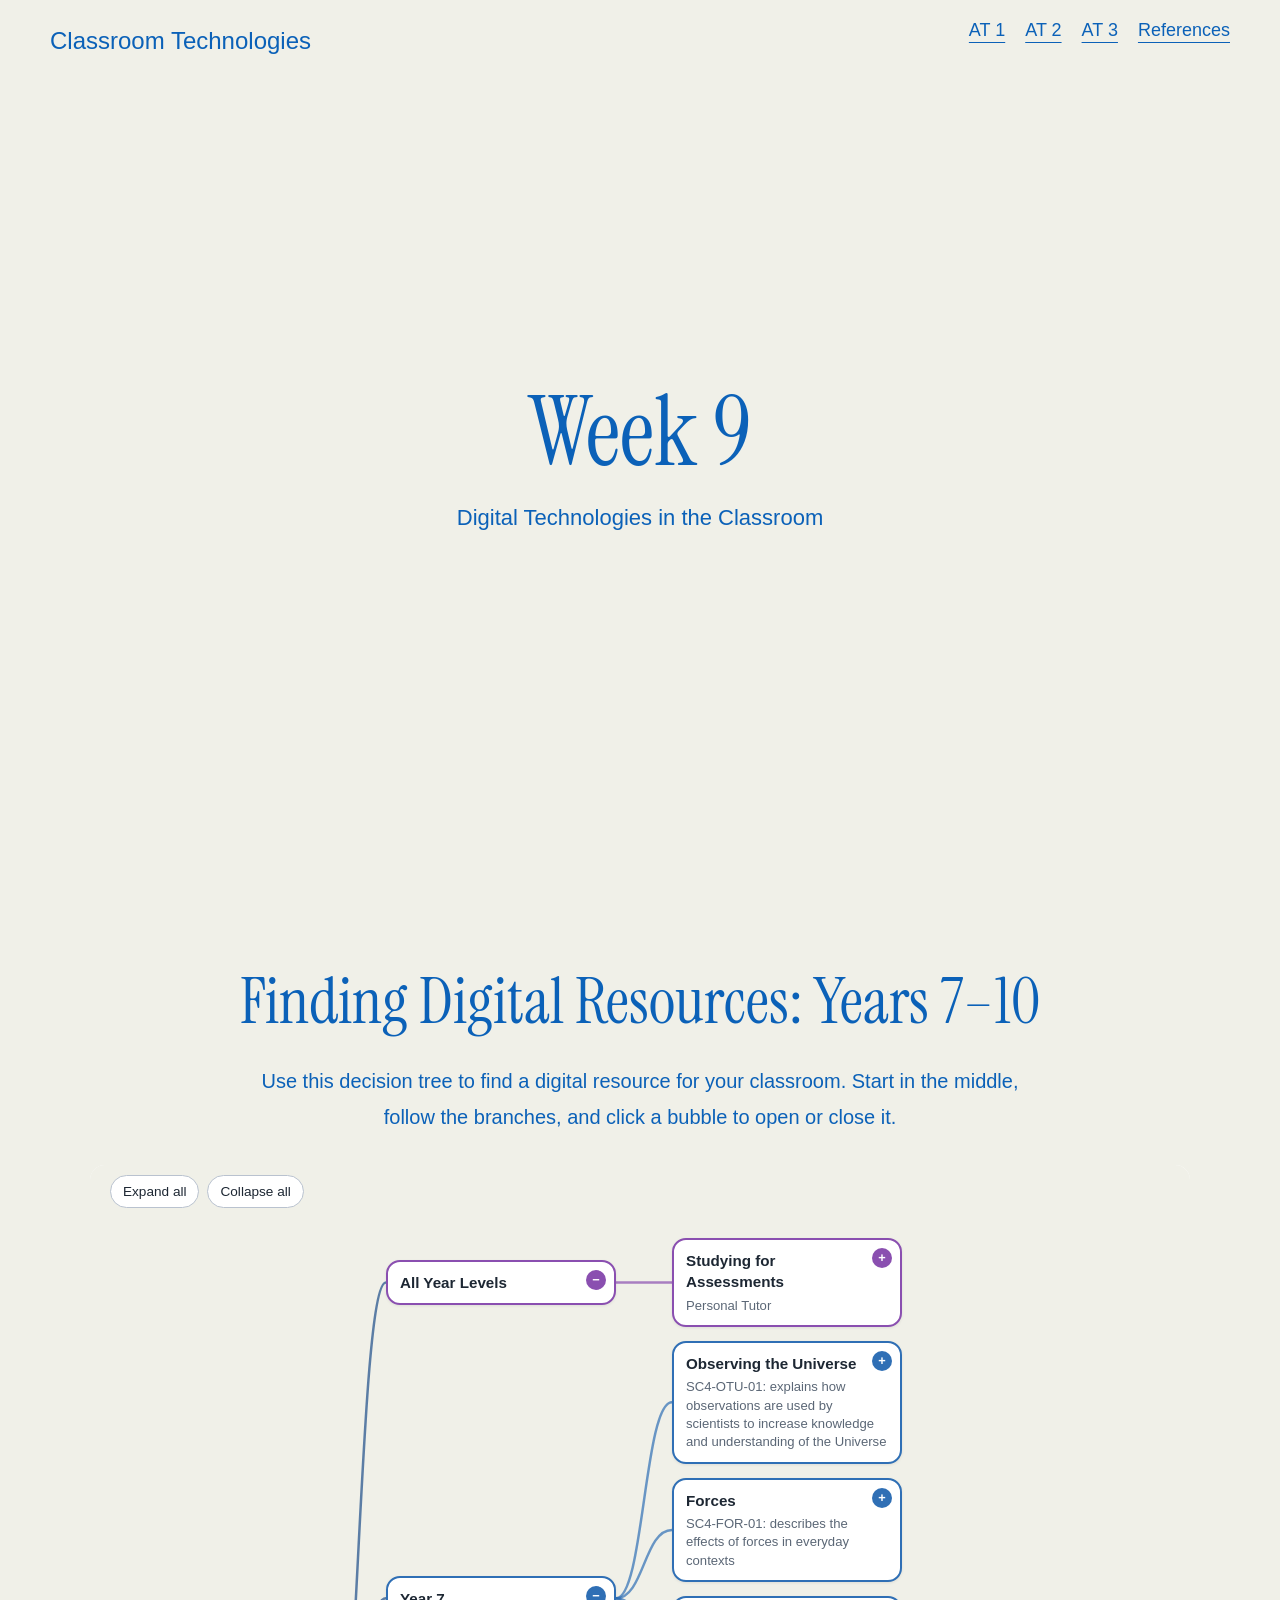
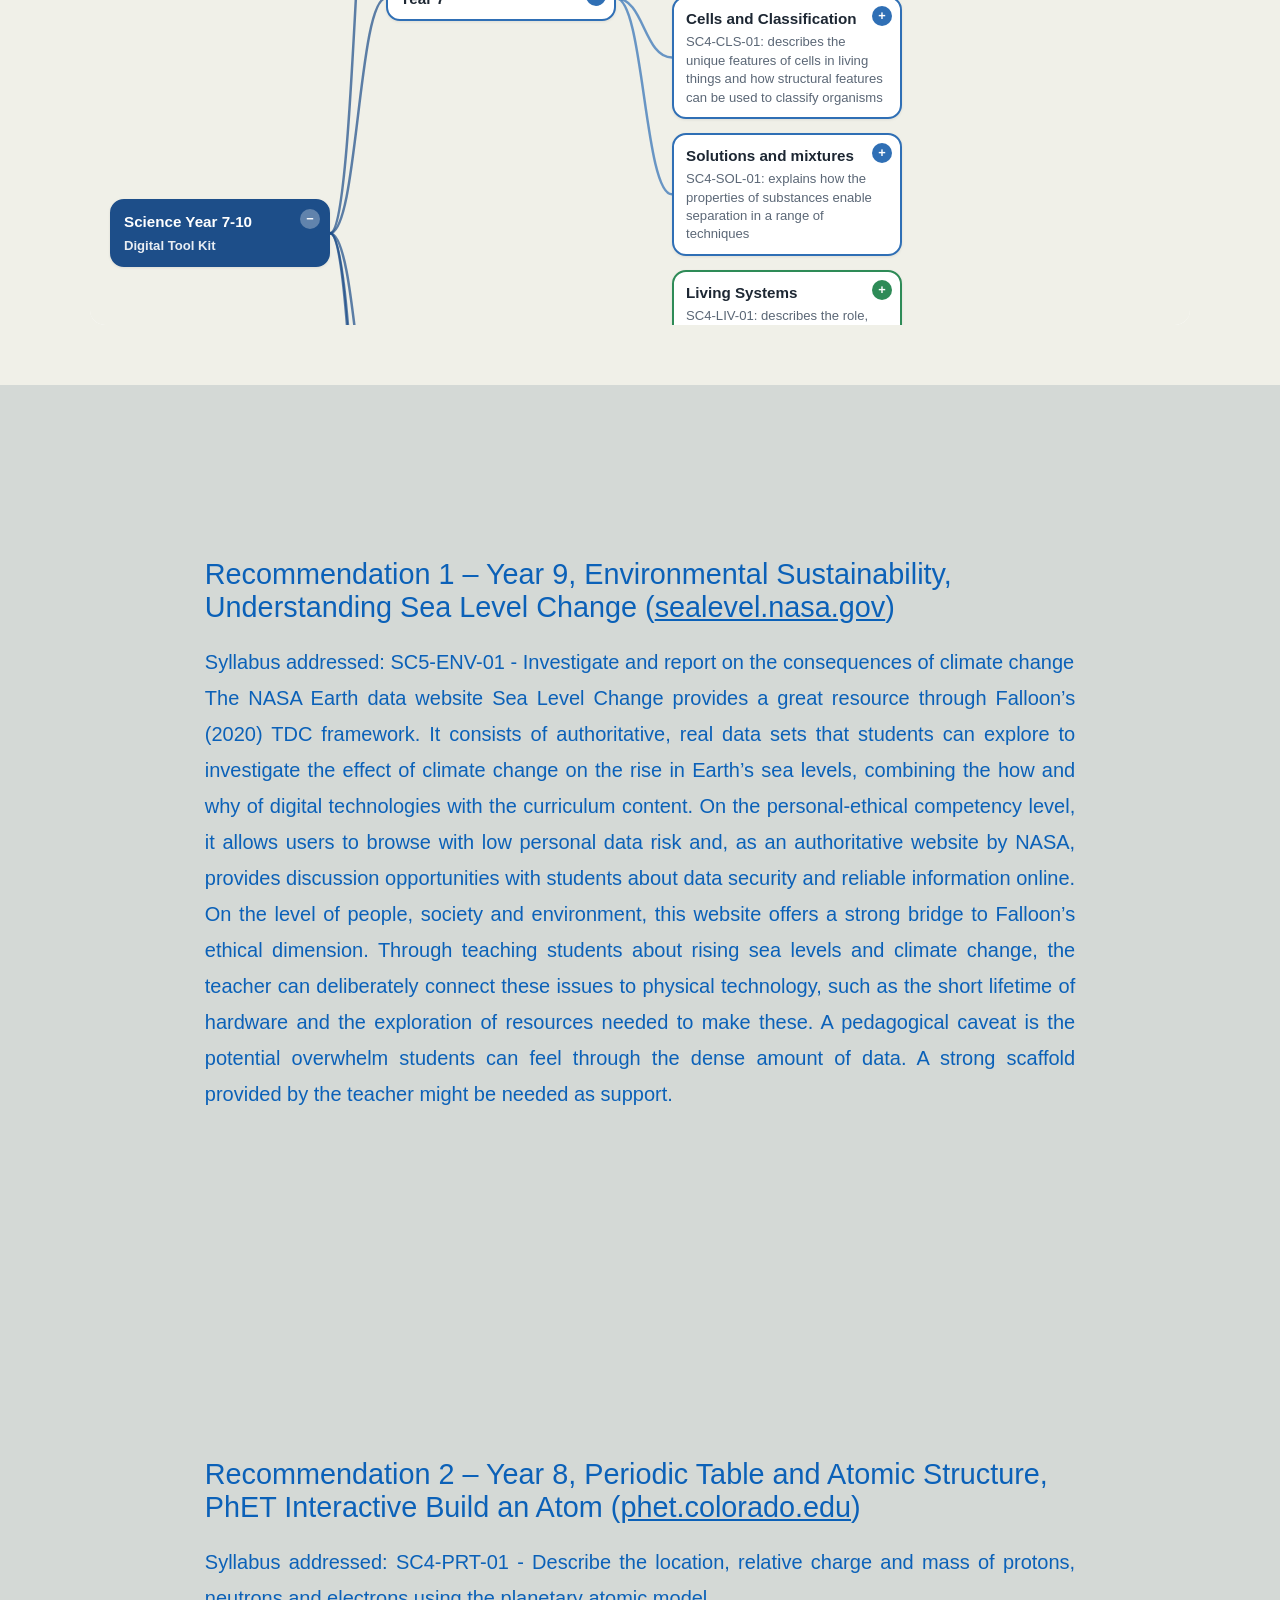
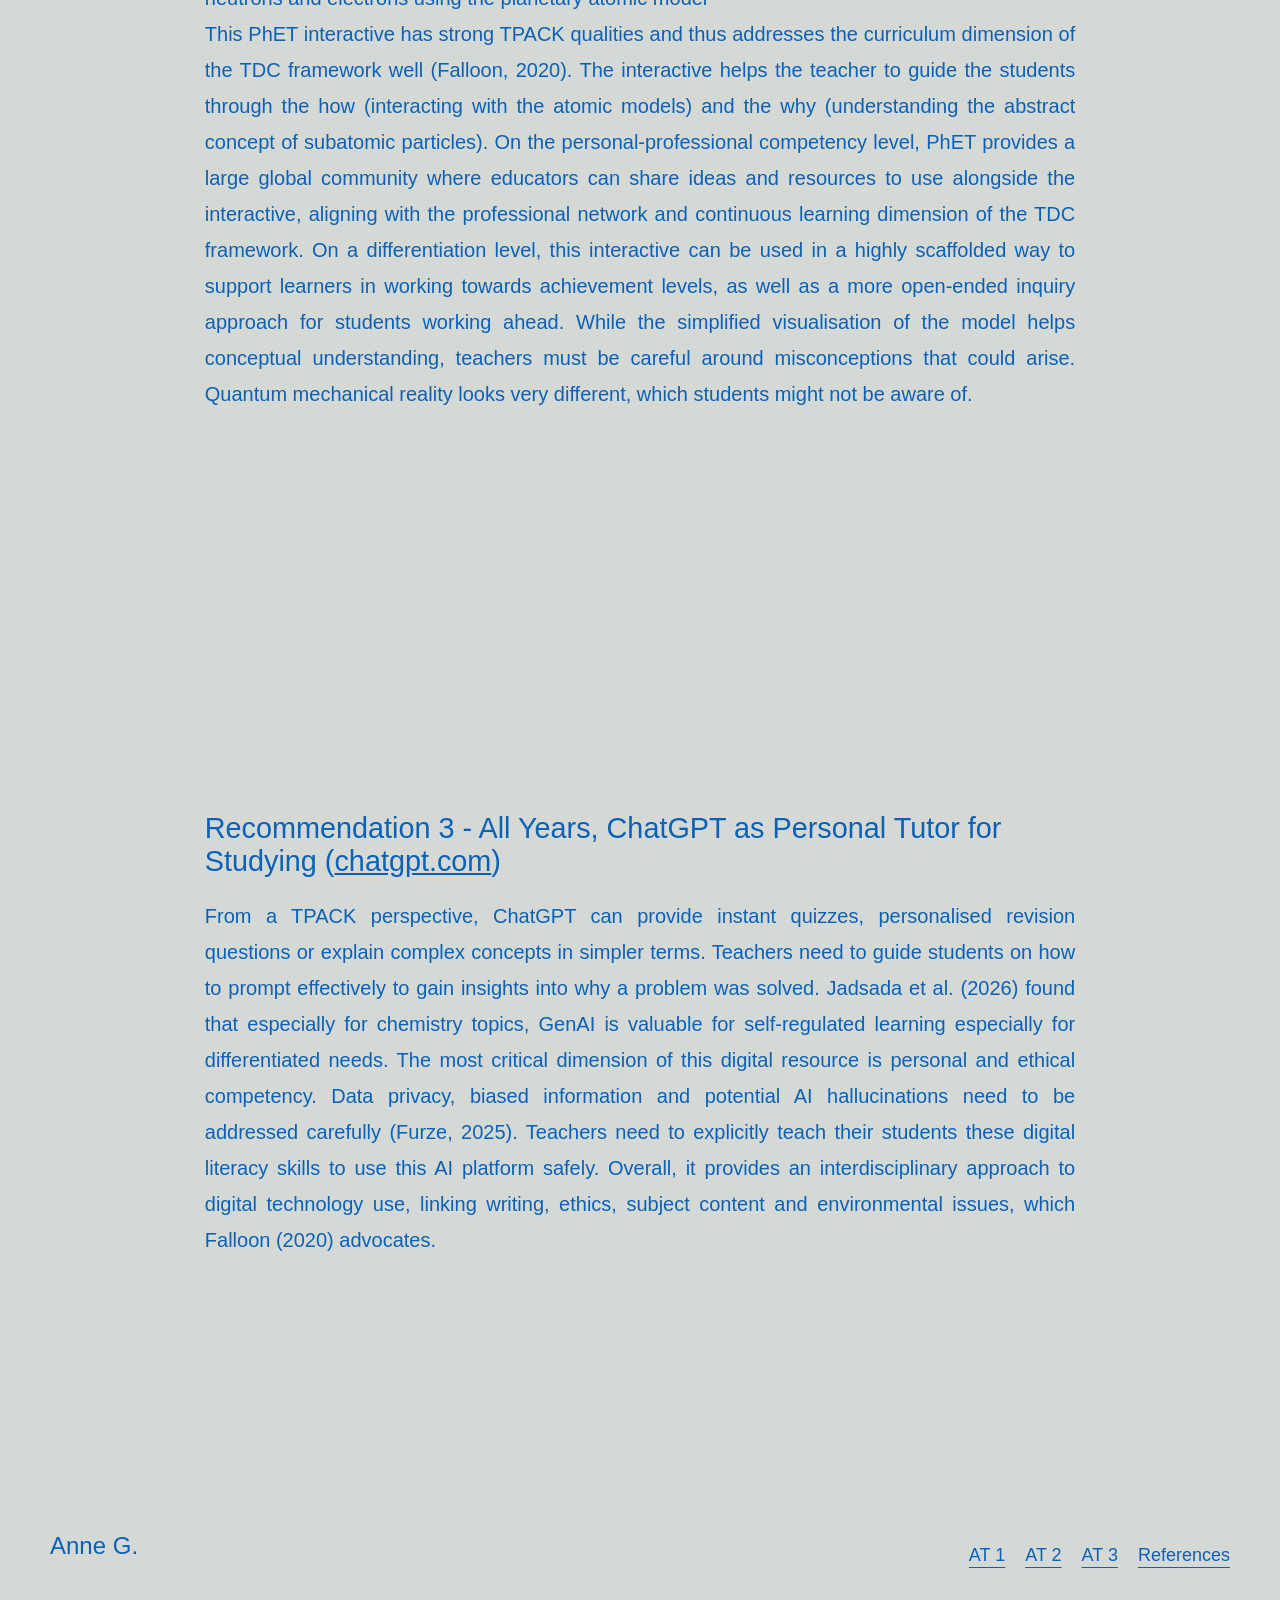
<file: Week9.html>
<!DOCTYPE html>
<html lang="en">
<head>
    <meta charset="UTF-8">
    <meta name="viewport" content="width=device-width, initial-scale=1.0">
    <title>Week 9</title>
    <link rel="preconnect" href="https://fonts.googleapis.com">
    <link rel="preconnect" href="https://fonts.gstatic.com" crossorigin>
    <link href="https://fonts.googleapis.com/css2?family=Instrument+Serif:ital@0;1&display=swap" rel="stylesheet">
    <link rel="stylesheet" href="style.css">
</head>

<body>
    <header class="navbar">
    <div class="logo">Classroom Technologies</div>
    <nav>
        <ul>
            <li class="dropdown">
                <a href="index.html">AT 1</a>
                <div class="dropdown-content">
                    <a href="index.html">Introduction</a>
                </div>
            </li>

            <li class="dropdown">
                <a href="Week1.html">AT 2</a>
                <div class="dropdown-content">
                    <a href="Week1.html">Week 1</a>
                    <a href="Week2.html">Week 2</a>
                    <a href="Week3.html">Week 3</a>
                    <a href="Week4.html">Week 4</a>
                </div>
            </li>
         
            <li class="dropdown">
                <a href="#">AT 3</a>
                <div class="dropdown-content">
              <a href="Week5.html">Week 5</a>
                            <a href="Week6.html">Week 6</a>
                            <a href="Week9.html">Week 9</a>
                            <a href="Week10.html">Week 10</a>
                            <a href="Week11.html">Week 11</a>
                            <a href="Week12.html">Week 12</a>
                            <a href="Evaluation.html">Critical Evaluation</a>
                            <a href="feedback.html">Assignment Feedback</a>
                </div>
            </li>

            <li class="dropdown">
                <a href="index.html#references">References</a>
            </li>
        </ul>
    </nav>
    </header>

    <section class="hero-section-Week9">
        <div class="content-box-Week9">
            <h1>Week 9</h1>
            <h2>Digital Technologies in the Classroom</h2>
        </div>
    </section>



    <!-- Decision tree: keep decisiontree.html in the same folder as this page. Styles are in style.css (Week 5 section). -->
    <section class="decision-tree-Week5">
        <h1>Finding Digital Resources: Years 7–10</h1>
        <p>Use this decision tree to find a digital resource for your classroom. Start in the middle, follow the branches, and click a bubble to open or close it.</p>
        <iframe src="decisiontree.html"
                title="Decision tree for finding digital resources for Years 7 to 10"
                loading="lazy"></iframe>
    </section>

        <section class="text-section-Week9">
        <div class="text-container-Week9">

            <h2>Recommendation 1 – Year 9, Environmental Sustainability, Understanding Sea Level Change (<a href="https://sealevel.nasa.gov/" target="_blank" rel="noopener noreferrer">sealevel.nasa.gov</a>) </h2>
            <p>Syllabus addressed: SC5-ENV-01 - Investigate and report on the consequences of climate change<br>
The NASA Earth data website Sea Level Change provides a great resource through Falloon’s (2020) TDC framework. It consists of authoritative, real data sets that students can explore to investigate the effect of climate change on the rise in Earth’s sea levels, combining the how and why of digital technologies with the curriculum content. On the personal-ethical competency level, it allows users to browse with low personal data risk and, as an authoritative website by NASA, provides discussion opportunities with students about data security and reliable information online. On the level of people, society and environment, this website offers a strong bridge to Falloon’s ethical dimension. Through teaching students about rising sea levels and climate change, the teacher can deliberately connect these issues to physical technology, such as the short lifetime of hardware and the exploration of resources needed to make these.
A pedagogical caveat is the potential overwhelm students can feel through the dense amount of data. A strong scaffold provided by the teacher might be needed as support.</p>
        </div>
    </section>

         <section class="text-section-Week9">
        <div class="text-container-Week9">

            <h2>Recommendation 2 – Year 8, Periodic Table and Atomic Structure, PhET Interactive Build an Atom (<a href="https://phet.colorado.edu/en/simulations/build-an-atom" target="_blank" rel="noopener noreferrer">phet.colorado.edu</a>) </h2>
            <p>Syllabus addressed: SC4-PRT-01 - Describe the location, relative charge and mass of protons, neutrons and electrons using the planetary atomic model<br>
This PhET interactive has strong TPACK qualities and thus addresses the curriculum dimension of the TDC framework well (Falloon, 2020). The interactive helps the teacher to guide the students through the how (interacting with the atomic models) and the why (understanding the abstract concept of subatomic particles). On the personal-professional competency level, PhET provides a large global community where educators can share ideas and resources to use alongside the interactive, aligning with the professional network and continuous learning dimension of the TDC framework. On a differentiation level, this interactive can be used in a highly scaffolded way to support learners in working towards achievement levels, as well as a more open-ended inquiry approach for students working ahead. While the simplified visualisation of the model helps conceptual understanding, teachers must be careful around misconceptions that could arise. Quantum mechanical reality looks very different, which students might not be aware of.
</p>
        </div>
    </section>

       <section class="text-section-Week9">
        <div class="text-container-Week9">

            <h2>Recommendation 3 - All Years, ChatGPT as Personal Tutor for Studying (<a href="https://chatgpt.com" target="_blank" rel="noopener noreferrer">chatgpt.com</a>) </h2>
            <p>From a TPACK perspective, ChatGPT can provide instant quizzes, personalised revision questions or explain complex concepts in simpler terms. Teachers need to guide students on how to prompt effectively to gain insights into why a problem was solved. Jadsada et al. (2026) found that especially for chemistry topics, GenAI is valuable for self-regulated learning especially for differentiated needs. 
The most critical dimension of this digital resource is personal and ethical competency. Data privacy, biased information and potential AI hallucinations need to be addressed carefully (Furze, 2025). Teachers need to explicitly teach their students these digital literacy skills to use this AI platform safely. Overall, it provides an interdisciplinary approach to digital technology use, linking writing, ethics, subject content and environmental issues, which Falloon (2020) advocates.
</p>
        </div>
    </section>

    <footer class="footer">
        <div class="footer-content">
            <p>Anne G.</p>
            <nav>
                <ul class="footer-nav">
                    <li class="dropup">
                        <a href="index.html" class="dropbtn">AT 1</a>
                        <div class="dropup-content">
                            <a href="index.html">Introduction</a>
                        </div>
                    </li>

                    <li class="dropup">
                        <a href="Week1.html" class="dropbtn">AT 2</a>
                        <div class="dropup-content">
                            <a href="Week1.html">Week 1</a>
                            <a href="Week2.html">Week 2</a>
                            <a href="Week3.html">Week 3</a>
                            <a href="Week4.html">Week 4</a>
                        </div>
                    </li>

                    <li class="dropup">
                        <a href="#" class="dropbtn">AT 3</a>
                        <div class="dropup-content">
                       <a href="Week5.html">Week 5</a>
                            <a href="Week6.html">Week 6</a>
                            <a href="Week9.html">Week 9</a>
                            <a href="Week10.html">Week 10</a>
                            <a href="Week11.html">Week 11</a>
                            <a href="Week12.html">Week 12</a>
                            <a href="Evaluation.html">Critical Evaluation</a>
                            <a href="feedback.html">Assignment Feedback</a>
                        </div>
                    </li>

                    <li class="dropup">
                        <a href="index.html#references" class="dropbtn">References</a>
                    </li>
                </ul>
            </nav>
        </div>
    </footer>

<script>
window.addEventListener('scroll', function() {
    const header = document.querySelector('.navbar');
    const lastSection = document.querySelector('.text-section-Week9');
    const rect = lastSection.getBoundingClientRect();

    if (rect.top <= 0) {
        header.style.opacity = "0";
        header.style.pointerEvents = "none";
    } else {
        header.style.opacity = "1";
        header.style.pointerEvents = "auto";
    }
});
</script>
</body>
</html>
</file>
<file: style.css>
/* ==========================================================================
   1. RESET & GLOBAL STYLES
   ========================================================================== */
* { margin: 0; padding: 0; box-sizing: border-box; }

html {
    height: 100%;
    scroll-behavior: smooth;

}

body {
    background-color: #feedcd;
    font-family: Arial, sans-serif;
     min-height: 100%;
         margin: 0;
}



/* ==========================================================================
   2. NAVBAR & NAVIGATION
   ========================================================================== */
.navbar {
    position: fixed;
    top: 0;
    width: 100%;
    z-index: 10;
    background-color: #d4d9d600;
    display: flex;
    justify-content: space-between;
    align-items: center;
    padding: 20px 50px;
    overflow: visible;
     transition: opacity 0.3s ease;
}

.navbar nav ul { display: flex; list-style: none; gap: 20px;}

.navbar nav ul li a {
    text-decoration: underline;
    text-underline-offset: 6px;
    color: #0b61b8;
    font-size: 18px;
}


/* --- Dropdown Menu --- */
.dropdown { 
    position: relative; 
    display: inline-block; 
    padding-bottom: 20px;
}


.dropdown-content {
     width: 140px;      
    display: none;
    position: absolute;
    top: 100%;
    left: 50%;
    transform: translateX(-50%);
    background-color: #f0f0e8;
    min-width: 140px;
    z-index: 1000;
    padding: 10px 0;
    margin-top: 0;
    text-align: center;
    line-height: 1.5;
}

.dropdown:hover .dropdown-content { display: block; }

.dropdown-content a {
    color: #0b61b8 !important;
    padding: 8px 16px;
    display: block;
}

.dropdown-content a:hover {
    color: #b5cade !important;  /* A darker blue or any color you prefer */
}

/* ==========================================================================
   3. HERO & CONTENT BOXES
   ========================================================================== */
.hero-section {
    height: 100vh;
    display: flex;
    flex-direction: column;
    justify-content: center;
    background-color:#f0f0e8;
    top: 0;
    position: sticky;
    z-index: 1;
}

.hero-section-Week1 {
    height: 250vh;              /* total scroll distance for the effect — tune this once the table is in */
    position: relative;
    background-color: #f0f0e8;
    z-index: 1;
}

.hero-section-Week1 .content-box {
    justify-content: flex-start;
    height: auto;
}

.sticky-window {
    position: sticky;
    top: 0;
    height: 100vh;
    overflow: hidden;           /* clips content-box so it "scrolls within" this window */
    display: flex;
    justify-content: center;
}

.content-box {
    color: #0b61b8;
    width: 90%;
    margin: 50px auto;
    padding: 40px;
    text-align: justify;
    /* Ensure content stacks nicely */
    display: flex;
    flex-direction: column;
    align-items: center; /* This keeps the icon centered with the text */
}

.content-box h1 {
    font-family: 'Instrument Serif', serif;
    font-size: 6em;
    font-weight: 400;
    margin-bottom: 10px;
}

.content-box h2 {
    font-family: Arial, sans-serif;
    font-size: 22px;
    font-weight: normal;
    margin-bottom: 30px;
}
.content-box h3 {
    font-family: Arial, sans-serif;
    font-size: 18px;
     align-self: flex-start;
     font-weight: normal;
    text-align: left;
    width: 100%;
    margin-bottom: 10px;
}

.content-box p {
    font-size: 18px;
    font-weight: 100;
    line-height: 1.8;
}

.logo {
    color: #0b61b8;
    font-size: 24px;
}

.image-row-Week1 {
  display: flex;
  gap: 20px;
  margin-bottom:60px;
}

.image-row-Week1 img {

  height: 50vh;
  object-fit: cover;
}

/* 1. Base style (no position here, different from image grid column) */
.audio-trigger {
    width: 40px !important;
    height: 40px !important;
    cursor: pointer;
    transition: transform 0.3s ease;
    display: block !important;
    visibility: visible !important;
    margin: 0 auto 20px auto; /* Centers it in the hero box */
    margin-top: 10px;
}

.audio-trigger:hover { transform: scale(1.3); }

/* This class will force the cursor to be an arrow and block clicks */
.audio-disabled {
    pointer-events: none !important;
    cursor: default !important;
    opacity: 0.5;
}
.hero-image {
    max-width: 50%;
    height: auto;
    border-radius: 15px;
    margin-top: 10px;
}

.text-section-intro {
    height: 100vh;
    min-height: 100vh;
    background-color: #f0f0e8;
    display: flex;
    justify-content: center;
    align-items: center;
    position: sticky;
    top: 0;
    z-index: 2;
    overflow: hidden;
    box-sizing: border-box;
}

.text-container-intro {
    color: #0b61b8;
    width: 80%;
    text-align: justify;
    display: flex;
    flex-direction: column;
    align-items: center;
}
.text-container-intro h1 {
        font-family: 'Instrument Serif', serif;
    font-size: 6em;
    font-weight: 400;
    margin-bottom: 10px;
}

.text-container-intro p {
    font-size: 18px;
    font-weight: 100;
    line-height: 1.8;
}
/* ==========================================================================
   4. PHOTO GRID & OVERLAYS
   ========================================================================== */


.photo-section {
    height: 100vh;
    min-height: 100vh;
    width: 100%;
    background-color: #f0f0e8;
    display: flex;
    justify-content: center;
    align-items: center;
    position: sticky;
    top: 0;
    z-index: 3;              /* higher than .text-section-Week2's z-index: 2 */
    overflow: hidden;
    pointer-events: none;
}


.three-column-grid {
    display: grid;
    grid-template-columns: repeat(3, 1fr);
    gap: 20px;
    width: 90%;
    height: 60vh;
    margin: 0 auto;
    align-items: center;
}

.grid-item {
    display: flex;
    justify-content: center;
    align-items: center;
}


.grid-item img {
    max-width: 100%;
    max-height: 100%;
    object-fit: cover;
    border-radius: 15px;
}


.grid-item.placeholder {
    opacity: 0; /* Keeps the space, makes it invisible */
    aspect-ratio: 16 / 9;
}

.main-img {
    width: 100%;
    height: 100%;
    object-fit: cover;
    display: block;
}


/* 5. Z-Index Stacking */
.photo-section:nth-of-type(2) { z-index: 2; }
.photo-section:nth-of-type(3) { z-index: 3; }
.photo-section:nth-of-type(4) { z-index: 4; }


.image-overlay-container {
    position: relative;
    width: 100%;
    aspect-ratio: 3 / 4;
    overflow: hidden;
    border-radius: 15px;
}

.screenshot-item {
    aspect-ratio: unset;
    background-color: transparent;
    max-width: 70vw;      /* roughly a third of the screen width */
    max-height: 60vh;     /* keep a reasonable height cap too */
    margin: 0 auto;       /* extra safety for centering, works even outside flex contexts */
}

.screenshot-item .main-img {
    object-fit: contain;
    width: 100%;           /* fills the container width (now capped at 33vw) */
    height: auto;
    max-height: 60vh;
}
.screenshot-row {
    grid-template-columns: 1fr 2fr 1fr;   /* middle column now 2x wider than the sides */
}
/* 2. Grid-specific style (this only applies to images in the grid) */

.image-overlay-container .audio-trigger {
position: absolute;
    top: 10px;
    right: 10px;
    z-index: 999;
    pointer-events: auto;
    margin: 0; /* Override the margin from the base class */
}

.photo-section {
    position: relative;
}

.ticker-wrap {
    position: absolute;
    bottom: 40px;
    left: 0;
    width: 100%;
    overflow: hidden;
    pointer-events: none;
}

.ticker {
    display: flex;
    white-space: nowrap;
    width: max-content;
    animation: scroll-left 20s linear infinite;
}

.ticker span {
    font-size: 24px;
    color: #0b61b8;
    padding-right: 20px;
}

@keyframes scroll-left {
    from { transform: translateX(0); }
    to { transform: translateX(-50%); }
}
.screenshot-item a {
    display: block;
    width: 100%;
    height: 100%;
        pointer-events: auto;   /* add this line */
}
.screenshot-item .main-img {
    transition: transform 0.3s ease;
}

.screenshot-item a:hover .main-img {
    transform: scale(1.03);
}
/* ==========================================================================
   5. Text section Reflections
   ========================================================================== */

 .text-section {
    height: 100vh;
    min-height: 100vh;
    background-color: #d4d9d6;
    display: flex;
    justify-content: center;
    align-items: center;
    position: sticky;      /* changed from relative */
    top: 0;                /* required for sticky to work */
    z-index: 5;

    overflow: hidden;
    box-sizing: border-box;
}

.text-section-Week1{
 height: 100vh;
    min-height: 100vh;
    background-color: #d4d9d6;
 display: flex;
    justify-content: center;
    align-items: center;
     position: sticky;      /* changed from relative */
 top: 0;                /* required for sticky to work */
    z-index: 5;

}

.text-container {
    display: flex;
    flex-direction: column;
    color: #0b61b8;
    width: 68%;
  

}

.text-container-Week1 {
    color: #0b61b8;
    width: 85%;
    text-align: justify;
    /* Ensure content stacks nicely */
    display: flex;
    flex-direction: column;
    align-items: center; /* This keeps the icon centered with the text */
    background-color: #d4d9d6;
line-height: 2;
}

.text-container-Week1 p {
font-family: Arial, sans-serif;
    font-size: 18px
}

.reference-list {
    max-height: calc(100vh - 300px); /* adjust: now accounts for h1 height + section padding */
    overflow-y: scroll;
    padding-right: 20px;
    min-height: 0;        /* keep this — still needed for the flex-shrink fix */
    /* Firefox */
    scrollbar-width: thin;
    scrollbar-color: #0b61b8 #d4d9d6;
    margin-top: 20px;
}

/* Chrome, Safari, Edge */
.reference-list::-webkit-scrollbar {
    width: 10px;
}

.reference-list::-webkit-scrollbar-track {
    background: #d4d9d6;
    border-radius: 10px;
}

.reference-list::-webkit-scrollbar-thumb {
    background-color: #0b61b8;
    border-radius: 10px;
    border: 2px solid #d4d9d6;
}

.text-container h1 {
    font-family: 'Instrument Serif', serif;
    font-size: 6em;
    font-weight: 400;
    text-align: center;
    margin-top: 30px;
}

.reference-list h1 {
    font-size: 6rem;
    text-align: center;
    margin-bottom: 40px;
}

.reference-list p {
    text-align: left;
    padding-left: 1.27cm;
    text-indent: -1.27cm;
    font-size: 18px;
    line-height: 3;
    margin-bottom: 1em;
     overflow-wrap: anywhere;
}
.reference-list a {
    color: #0b61b8;       /* pick your color here */
    text-decoration: underline;
}
/* ==========================================================================
   6. FOOTER & MISC
   ========================================================================== */
/* --- Footer Container --- */
.footer {
    width: 100%;
    padding: 40px 50px;
    background-color: #d4d9d6;
    color: #0b61b8;
    display: flex;
    justify-content: space-between;
    align-items: center;
    font-family: Arial, sans-serif;
    position: relative;   /* stays in normal flow, not sticky */
    z-index: 10;           /* higher than .text-section's z-index: 5 */
    overflow: visible;
}

.footer-content {
    display: flex;
    justify-content: space-between;
    width: 100%;
    align-items: center;
}

.footer-content p {
    font-size: 24px;
    margin: 0;
    font-family: Arial, sans-serif;
}

/* --- Footer Navigation --- */
.footer-nav {
    list-style-type: none;
    display: flex;
    justify-content: center;
    gap: 20px;
    padding: 0;
    margin: 0;
}

/* --- Drop-up Logic --- */
.dropup {
    position: relative;
    display: inline-block;
    padding-top: 20px; /* bridge above the link, matches dropdown's 20px */
}

.dropup-content {
    display: none;
    position: absolute;
    bottom: 100%; 
    left: 50%;
    transform: translateX(-50%);
    background-color: #d4d9d6;
    min-width: 140px;
    z-index: 9999;
    padding: 10px 0;
    margin-bottom: 0;
    text-align: center; /* added — matches .dropdown-content */
        line-height: 1.5;
}

/* --- Interaction --- */
.dropup:hover .dropup-content {
    display: block;
}

/* --- Links inside the menu --- */
.dropup-content a {
    color: #0b61b8 !important;
    padding: 8px 16px;
    display: block;
    text-decoration: none;
    font-size: 18px;
        text-decoration: underline;         /* moved here */
    text-underline-offset: 6px;         /* moved here */
}

.dropup-content a:hover {
  color: #b5cade !important;
}
.footer-nav .dropbtn {
    text-decoration: underline;
    text-underline-offset: 6px;
    color: #0b61b8;
    font-size: 18px;
}


/* ==========================================================================
   7. Week 1
   ========================================================================== */
.content-table {
    width: 90%;
    border-collapse: collapse;
    margin: 30px 0;
    font-size: 16px;
    line-height: 1.6;
}

.content-table caption {
    font-family: Arial, sans-serif;
    font-size: 2em;
    margin-bottom: 15px;
    text-align: left;
}

.content-table th,
.content-table td {
    border: 1px solid #0b61b8;
    padding: 12px;
    text-align: left;
    vertical-align: top;
}

.content-table thead th {
    font-weight: bold;
    text-align: center;
    background-color: rgba(11, 97, 184, 0.08);
}

.content-table tbody th {
    width: 20%;
    font-weight: 600;
}

.textWeek1 {
    color: #0b61b8;
     height: 100vh;
    width: 90%;
    margin: 50px auto;
    padding: 40px;
    text-align: justify;
    /* Ensure content stacks nicely */
    display: flex;
    flex-direction: column;
    align-items: center; /* This keeps the icon centered with the text */
    background-color: #b5cade;
}
.textWeek1 p {
    font-size: 18px;
    font-weight: 100;
    line-height: 1.8;
}

/* ==========================================================================
   7. Week 2
   ========================================================================== */

.hero-section-Week2 {
    height: 100vh;
    min-height: 100vh;
    position: sticky;
    top: 0;
    background-color: #f0f0e8;
    z-index: 1;
    display: flex;
    justify-content: center;
    align-items: center;
    overflow: hidden;
}

.content-box-Week2 {
    color: #0b61b8;
    width: 90%;
    margin: 50px auto;
    padding: 40px;
    text-align: justify;
    display: flex;
    flex-direction: column;
    align-items: center;
}

.content-box-Week2 h1 {
    font-family: 'Instrument Serif', serif;
    font-size: 6em;
    font-weight: 400;
    margin-bottom: 20px;
}

.content-box-Week2 h2 {
    font-family: Arial, sans-serif;
    font-size: 22px;
    font-weight: normal;
    margin-bottom: 30px;
}

.text-section-Week2 {
    height: 100vh;
    min-height: 100vh;
    background-color: #f0f0e8;   /* now matches hero-section-Week2 exactly */
    display: flex;
    justify-content: center;
    align-items: center;
    position: sticky;
    top: 0;
    z-index: 2;
    overflow: hidden;
    box-sizing: border-box;
}

.text-container-Week2 {
    color: #0b61b8;
    width: 68%;
    text-align: center;
}

.text-container-Week2 h1 {
    font-family: 'Instrument Serif', serif;
    font-size: 6em;
    font-weight: 400;
}

.text-section-Week2b {
    height: 100vh;
    min-height: 100vh;
    background-color: #f0f0e8;   /* matches your other Week 2 sections */
    display: flex;
    justify-content: center;
    align-items: center;
    position: sticky;
    top: 0;
    z-index: 4;                  /* higher than the photo-section's z-index: 3 */
    overflow: hidden;
    box-sizing: border-box;
}

.text-container-Week2b {
    color: #0b61b8;
    width: 68%;
    text-align: justify;
}

.text-container-Week2b p {
    font-family: Arial, sans-serif;
    font-size: 20px;
    line-height: 1.8;
}

.text-section-Week2c {
    height: 100vh;
    min-height: 100vh;
    background-color: #d4d9d6;
    display: flex;
    justify-content: center;
    align-items: center;
    position: sticky;
    top: 0;
    z-index: 5;              /* higher than .text-section-Week2b's z-index: 4 */
    overflow: hidden;
    box-sizing: border-box;
}

.split-container {
    display: flex;
    align-items: center;
    justify-content: center;
    gap: 60px;
    width: 85%;
    max-width: 1200px;
}

.split-image {
    flex: 1;
    display: flex;
    flex-direction: column;   /* this line is essential — without it, row is the default */
    justify-content: center;
    align-items: center;
    gap: 10px;                 /* optional: adds spacing between image and text */
}

.split-image img {
    width: 100%;
    max-width: 500px;
    height: auto;
    object-fit: contain;
    border-radius: 15px;
}

.split-text {
    flex: 1;
    color: #0b61b8;
}

.split-text p {
    font-family: Arial, sans-serif;
    font-size: 20px;
    line-height: 1.8;
    text-align: justify;
}
.split-image p {
    font-family: Arial, sans-serif;
    font-size: 16px;
    color: #0b61b8;
    text-align: left;
    margin-top: 15px;
}
/* ==========================================================================
   8. Week 3
   ========================================================================== */

.hero-section-Week3 {
    height: 100vh;
    min-height: 100vh;
    position: sticky;
    top: 0;
    background-color: #f0f0e8;
    z-index: 1;
    display: flex;
    justify-content: center;
    align-items: center;
    overflow: hidden;
}

.content-box-Week3 {
    color: #0b61b8;
    width: 90%;
    margin: 50px auto;
    padding: 40px;
    text-align: justify;
    display: flex;
    flex-direction: column;
    align-items: center;
}

.content-box-Week3 h1 {
    font-family: 'Instrument Serif', serif;
    font-size: 6em;
    font-weight: 400;
    margin-bottom: 20px;
}

.content-box-Week3 h2 {
    font-family: Arial, sans-serif;
    font-size: 22px;
    font-weight: normal;
    margin-bottom: 30px;
}

.image-row-Week3 {
    display: flex;
    gap: 20px;
    margin-bottom: 60px;
}

.image-row-Week3 img {
    height: 50vh;
    object-fit: cover;
}

.video-section-Week3 {
    height: 100vh;
    min-height: 100vh;
    background-color: #f0f0e8;
    display: flex;
    justify-content: center;
    align-items: center;
    position: sticky;
    top: 0;
    z-index: 2;
    overflow: hidden;
    box-sizing: border-box;
}

.video-container-Week3 {
    width: 68%;
    max-width: 900px;
    text-align: center;
}

.video-container-Week3 iframe {
    width: 100%;
    aspect-ratio: 16 / 9;
    border-radius: 15px;
    border: none;
}

.text-section-Week3 {
    height: 100vh;
    min-height: 100vh;
    background-color: #d4d9d6;
    display: flex;
    justify-content: center;
    align-items: center;
    position: sticky;
    top: 0;
    z-index: 3;
    overflow: hidden;
    box-sizing: border-box;
}

.text-container-Week3 {
    color: #0b61b8;
    width: 68%;
}

.text-container-Week3 p {
    font-family: Arial, sans-serif;
    font-size: 20px;
    line-height: 1.8;
    text-align: justify;
}

/* ==========================================================================
   9. Welcome Modal
   ========================================================================== */

.modal-overlay {
    position: fixed;
    inset: 0;
   background: rgba(228, 218, 175, 0.609);   /* translucent blue backdrop */
    display: flex;
    justify-content: center;
    align-items: center;
    z-index: 9999;
    backdrop-filter: blur(4px);
    animation: fadeIn 0.4s ease;
}

.modal-box {
    background-color: #0b61b8;
    color: #f0f0e8;
    width: 90%;
    max-width: 480px;
    padding: 50px 40px;
    border-radius: 20px;
    position: relative;
    text-align: center;
    box-shadow: 0 20px 60px rgba(0, 0, 0, 0.3);
    animation: slideUp 0.4s ease;
}

.modal-box h2 {
    font-family: 'Instrument Serif', serif;
    font-size: 2.5em;
    font-weight: 400;
    margin-bottom: 20px;
}

.modal-box p {
    font-family: Arial, sans-serif;
    font-size: 17px;
    line-height: 1.7;
}

.modal-close {
    position: absolute;
    top: 16px;
    right: 20px;
    background: none;
    border: none;
    color: #f0f0e8;
    font-size: 28px;
    line-height: 1;
    cursor: pointer;
    opacity: 0.8;
    transition: opacity 0.2s ease;
}

.modal-close:hover {
    opacity: 1;
}

.modal-overlay.hidden {
    display: none;
}

@keyframes fadeIn {
    from { opacity: 0; }
    to { opacity: 1; }
}

@keyframes slideUp {
    from { transform: translateY(20px); opacity: 0; }
    to { transform: translateY(0); opacity: 1; }
}
/* ==========================================================================
   10. Week 4
   ========================================================================== */

.prezi-section-Week4 {
    height: auto;
    min-height: 100vh;
    background-color: #f0f0e8;
    display: flex;
    flex-direction: column;
    justify-content: center;
    align-items: center;
    box-sizing: border-box;
    padding: 40px;
    position: sticky;      /* added */
    top: 0;                /* added */
    z-index: 1;             /* added */
    overflow: hidden;       /* added */
}

.prezi-container-Week4 {
    width: 95%;
    max-width: 1000px;
    text-align: center;
}

.prezi-container-Week4 h1 {
    font-family: 'Instrument Serif', serif;
    font-size: 6em;
    font-weight: 400;
    color: #0b61b8;
    margin-bottom: 10px;
}

.prezi-container-Week4 h2 {
    font-family: Arial, sans-serif;
    font-size: 22px;
    font-weight: normal;
    margin-bottom: 10px;
    color: #0b61b8; 
}

.prezi-container-Week4 iframe {
    width: 80%;
    max-width: 900px;
      aspect-ratio: 16 / 10;    /* 1.6 — between 3/2 and 16/9 */
    height: auto;           /* derived from width + aspect-ratio */
    display: block;
    margin: 20px auto 0 auto;
    border-radius: 15px;
    border: none;

  
}

.text-section-Week4 {
    height: 100vh;
    min-height: 100vh;
    background-color: #d4d9d6;
    display: flex;
    justify-content: center;
    align-items: center;
    box-sizing: border-box;
    padding: 40px;
    position: sticky;      /* added */
    top: 0;                /* added */
    z-index: 2;             /* added — higher than prezi section, so it slides over */
    overflow: hidden;       /* added */
}
.text-container-Week4 {
    color: #0b61b8;
    width: 68%;
    text-align: center;
    display: flex;
    flex-direction: column;
    align-items: center;
}

.week4-image {
    max-width: 60%;
    height: auto;
    border-radius: 15px;
    margin-bottom: 20px;
}

.text-container-Week4 p {
    font-family: Arial, sans-serif;
    font-size: 20px;
    line-height: 1.8;
    text-align: justify;
}
/* ==========================================================================
   11. Week 5
   ========================================================================== */
.comic-section-Week5a {
    height: 100vh;
    min-height: 100vh;
    background-color: #f0f0e8;
    display: flex;
    justify-content: center;
    align-items: center;
    position: sticky;
    top: 0;
    z-index: 1;
    overflow: hidden;
    box-sizing: border-box;
    padding: 20px;
}

.comic-container-Week5a {
    display: flex;
    flex-direction: column;
    align-items: center;
    width: 100%;
    height: 100%;
}

.comic-container-Week5a h1 {
    font-family: 'Instrument Serif', serif;
    font-size: 6em;
    font-weight: 400;
    color: #0b61b8;
    margin-bottom: 10px;
}

.comic-container-Week5a h2 {
    font-family: Arial, sans-serif;
    font-size: 22px;
    font-weight: normal;
    color: #0b61b8;
    margin-bottom: 20px;
}
.comic-section-Week5b {
    height: 100vh;
    min-height: 100vh;
    background-color: #f0f0e8;
    display: flex;
    justify-content: center;
    align-items: center;
    position: sticky;
    top: 0;
    z-index: 2;
    overflow: hidden;
    box-sizing: border-box;
    padding: 20px;
}

.comic-image-Week5 {
    max-width: 90%;
    max-height: 65vh;
    width: auto;
    height: auto;
    object-fit: contain;
    border-radius: 15px;
}

.text-section-Week5 {
    height: 100vh;
    min-height: 100vh;
    background-color: #d4d9d6;
    display: flex;
    justify-content: center;
    align-items: center;
    position: sticky;
    top: 0;
    z-index: 3;
    overflow: hidden;
    box-sizing: border-box;
}

.text-container-Week5 {
    color: #0b61b8;
    width: 68%;
}

.text-container-Week5 p {
    font-family: Arial, sans-serif;
    font-size: 20px;
    line-height: 1.8;
    text-align: justify;
}

.image-sequence-Week5 {
    background-color: #d4d9d6;
    display: flex;
    flex-direction: column;
    align-items: center;
    padding: 60px 20px;
    box-sizing: border-box;
    position: relative;   /* add this */
    z-index: 4;
}

.sequence-image-Week5 {
    max-width: 80%;
    height: auto;
    border-radius: 15px;
    margin-bottom: 40px;
}

.sequence-image-Week5:last-child {
    margin-bottom: 0;
}
.image-sequence-Week5 h1 {
    font-family: 'Instrument Serif', serif;
    font-size: 6em;
    font-weight: 400;
    color: #0b61b8;
    text-align: center;
    margin-bottom: 60px;   /* creates the space before the first image */
}

/* ==========================================================================
   12. Week 6
   ========================================================================== */

.hero-section-Week6 {
    height: 100vh;
    min-height: 100vh;
    position: sticky;
    top: 0;
    background-color: #f0f0e8;
    z-index: 1;
    display: flex;
    justify-content: center;
    align-items: center;
    overflow: hidden;
}

.content-box-Week6 {
    color: #0b61b8;
    width: 90%;
    text-align: center;
}

.content-box-Week6 h1 {
    font-family: 'Instrument Serif', serif;
    font-size: 6em;
    font-weight: 400;
    margin-bottom: 10px;
}

.content-box-Week6 h2 {
    font-family: Arial, sans-serif;
    font-size: 22px;
    font-weight: normal;
}

.text-section-Week6 {
    height: 100vh;
    min-height: 100vh;
    background-color: #d4d9d6;
    display: flex;
    justify-content: center;
    align-items: center;
    position: sticky;
    top: 0;
    z-index: 3;
    overflow: hidden;
    box-sizing: border-box;
}

.text-container-Week6 {
    color: #0b61b8;
    width: 68%;
    max-height: 80vh;        /* added — caps the height */
    overflow-y: scroll;      /* added — enables scrolling */
    padding-right: 20px;     /* added — keeps text clear of the scrollbar */

    /* Firefox scrollbar styling, matching your references list */
    scrollbar-width: thin;
    scrollbar-color: #0b61b8 #d4d9d6;
}

/* Chrome, Safari, Edge scrollbar styling */
.text-container-Week6::-webkit-scrollbar {
    width: 10px;
}

.text-container-Week6::-webkit-scrollbar-track {
    background: #d4d9d6;
    border-radius: 10px;
}

.text-container-Week6::-webkit-scrollbar-thumb {
    background-color: #0b61b8;
    border-radius: 10px;
    border: 2px solid #d4d9d6;
}
.poster-section-Week6 {
    height: 100vh;
    min-height: 100vh;
    background-color: #f0f0e8;
    display: flex;
    justify-content: center;
    align-items: center;
    position: sticky;
    top: 0;
    z-index: 2;              /* higher than .text-section-Week6's z-index: 2 */
    overflow: hidden;
    box-sizing: border-box;
    padding: 40px;
}

.poster-container-Week6 {
    display: flex;
    flex-direction: column;
    align-items: center;
}

.poster-image-Week6 {
    max-width: 80%;       /* increased from 60% */
    max-height: 80vh;     /* increased from 65vh */
    width: auto;
    height: auto;
    object-fit: contain;
    border-radius: 15px;
    margin-bottom: 25px;
}

.download-btn-Week6 {
    display: inline-block;
    background-color: #0b61b8;
    color: #f0f0e8;
    font-family: Arial, sans-serif;
    font-size: 18px;
    font-weight: 600;
    text-decoration: none;
    padding: 14px 32px;
    border-radius: 999px;
    transition: background-color 0.3s ease, transform 0.2s ease;
}

.download-btn-Week6:hover {
    background-color: #084a8e;
    transform: scale(1.05);
}
.text-container-Week6 p {
    font-family: Arial, sans-serif;
    font-size: 20px;
    line-height: 1.8;
    text-align: justify;
}

.text-container-Week6 h2 {
    font-family: 'Instrument Serif', serif;
    font-size: 2.5em;
    font-weight: 400;
    margin-bottom: 20px;
    text-align: center;
}

.image-sequence-Week6a {
    background-color: #d4d9d6;
    display: flex;
    flex-direction: column;
    align-items: center;
    padding: 60px 20px;
    box-sizing: border-box;
    position: relative;
    z-index: 4;              /* higher than .text-section-Week6's z-index: 3 */
}

.image-sequence-Week6a h1 {
    font-family: 'Instrument Serif', serif;
    font-size: 6em;
    font-weight: 400;
    color: #0b61b8;
    text-align: center;
    margin-bottom: 60px;
}

.sequence-image-Week6 {
    max-width: 80%;
    height: auto;
    border-radius: 15px;
    margin-bottom: 40px;
}

.sequence-image-Week6:last-child {
    margin-bottom: 0;
}

.reflection-section-Week6 {
    background-color: #f0f0e8;
    display: flex;
    flex-direction: column;
    align-items: center;
    padding: 80px 20px;
    box-sizing: border-box;
    position: relative;
    z-index: 5;
}

.reflection-container-Week6 {
    color: #0b61b8;
    width: 68%;
}

.reflection-container-Week6 h2 {
    font-family: 'Instrument Serif', serif;
    font-size: 2.5em;
    font-weight: 400;
    margin-bottom: 20px;
    text-align: center;
}

.reflection-container-Week6 p {
    font-family: Arial, sans-serif;
    font-size: 20px;
    line-height: 1.8;
    text-align: justify;
}

.image-sequence-Week6b {
    background-color: #d4d9d6;
    display: flex;
    flex-direction: column;
    align-items: center;
    padding: 60px 20px;
    box-sizing: border-box;
    position: relative;
    z-index: 6;
}
.image-sequence-Week6a h2,
.image-sequence-Week6b h2 {
    font-family: 'Instrument Serif', serif;
    font-size: 2.5em;
    font-weight: 400;
    margin-bottom: 20px;
    text-align: center;
    color: #0b61b8;
}
/* ==========================================================================
   13. Week 9
   ========================================================================== */

.hero-section-Week9 {
    height: 100vh;
    min-height: 100vh;
    position: sticky;
    top: 0;
    background-color: #f0f0e8;
    z-index: 1;
    display: flex;
    justify-content: center;
    align-items: center;
    overflow: hidden;
}

.content-box-Week9 {
    color: #0b61b8;
    width: 90%;
    text-align: center;
}

.content-box-Week9 h1 {
    font-family: 'Instrument Serif', serif;
    font-size: 6em;
    font-weight: 400;
    margin-bottom: 10px;
}

.content-box-Week9 h2 {
    font-family: Arial, sans-serif;
    font-size: 22px;
    font-weight: normal;
}

.text-section-Week9 {
    height: 100vh;
    min-height: 100vh;
    background-color: #d4d9d6;
    display: flex;
    justify-content: center;
    align-items: center;
    position: sticky;
    top: 0;
    z-index: 3;
    overflow: hidden;
    box-sizing: border-box;
}

.text-container-Week9 {
    color: #0b61b8;
    width: 68%;
}

.text-container-Week9 p {
    font-family: Arial, sans-serif;
    font-size: 20px;
    line-height: 1.8;
    text-align: justify;
}

.decision-tree-Week5 h1 {
    font-family: 'Instrument Serif', serif;
    font-size: 4em;
    font-weight: 400;
    color: #0b61b8;
    text-align: center;
    margin-bottom: 20px;
}
 
.text-container-Week9 h2 {
    font-family: Arial, sans-serif;
    font-weight: 500;
    font-size: 1.8em;
    margin-bottom: 20px;
    color: #0b61b8;
}
.decision-tree-Week5 p {
    font-family: Arial, sans-serif;
    font-size: 20px;
    line-height: 1.8;
    color: #0b61b8;
    text-align: center;
    max-width: 760px;
    margin-bottom: 30px;
}
 
.decision-tree-Week5 iframe {
    width: 100%;
    max-width: 1100px;
    height: 760px;
    border: none;
    border-radius: 15px;
    background-color: #fff;
}
.decision-tree-Week5 {
    min-height: 100vh;
    background-color: #f0f0e8;
    display: flex;
    flex-direction: column;
    justify-content: center;
    align-items: center;
    position: relative;
    z-index: 2;              /* lower than .text-section-Week9's z-index: 2 */
    box-sizing: border-box;
    padding: 60px 20px;
}
.text-container-Week9 h2 a {
    color: #0b61b8;
    text-decoration: underline;
    font-weight: 400;        /* lighter than the bold heading text around it */
}

.text-container-Week9 h2 a:hover {
    color: #4a8fd1;
}
/* ==========================================================================
   14. Week 10
   ========================================================================== */

.hero-section-Week10 {
    height: 100vh;
    min-height: 100vh;
    position: sticky;
    top: 0;
    background-color: #f0f0e8;
    z-index: 1;
    display: flex;
    justify-content: center;
    align-items: center;
    overflow: hidden;
}

.content-box-Week10 {
    color: #0b61b8;
    width: 90%;
    text-align: center;
}

.content-box-Week10 h1 {
    font-family: 'Instrument Serif', serif;
    font-size: 6em;
    font-weight: 400;
    margin-bottom: 10px;
}

.content-box-Week10 h2 {
    font-family: Arial, sans-serif;
    font-size: 22px;
    font-weight: normal;
}

.text-section-Week10 {
    height: 100vh;
    min-height: 100vh;
    background-color: #d4d9d6;
    display: flex;
    justify-content: center;
    align-items: center;
    position: sticky;
    top: 0;
    z-index: 2;
    overflow: hidden;
    box-sizing: border-box;
}

.text-container-Week10 {
    color: #0b61b8;
    width: 68%;
}

.text-container-Week10 p {
    font-family: Arial, sans-serif;
    font-size: 20px;
    line-height: 1.8;
    text-align: justify;
}
.embed-section-Week10 {
    min-height: 100vh;
    background-color: #f0f0e8;
    display: flex;
    flex-direction: column;
    justify-content: center;
    align-items: center;
    box-sizing: border-box;
    padding: 40px 20px;
    position: relative;
    z-index: 3;
}

.embed-container-Week10 {
    width: 100%;
    max-width: 1400px;
    display: flex;
    flex-direction: column;
    align-items: center;
}

.embed-container-Week10 h1 {
    font-family: 'Instrument Serif', serif;
    font-size: 4em;
    font-weight: 400;
    color: #0b61b8;
    text-align: center;
    margin-bottom: 20px;
}

.embed-container-Week10 iframe {
    width: 100%;
    height: 85vh;        /* almost full screen height */
    border: none;
    border-radius: 15px;
    background-color: #fff;
}
.text-container-Week10 h2 {
    font-family: Arial, sans-serif;
    font-weight: 700;
    font-size: 1.8em;
    margin-bottom: 20px;
    color: #0b61b8;
}

.text-container-Week10 h3 {
    font-family: Arial, sans-serif;
    font-weight: 700;
    font-size: 1.1em;
    margin-top: 30px;
    margin-bottom: 10px;
    color: #0b61b8;
}

.figure-image-Week10 {
    display: block;
    max-width: 100%;
    max-height: 40vh;
    width: auto;
    height: auto;
    border-radius: 15px;
    margin: 0 auto;
}
.text-container-Week10 {
    color: #0b61b8;
    width: 68%;
    max-height: 85vh;
    overflow-y: scroll;
    padding-right: 20px;
    scrollbar-width: thin;
    scrollbar-color: #0b61b8 #d4d9d6;
}

.text-container-Week10::-webkit-scrollbar { width: 10px; }
.text-container-Week10::-webkit-scrollbar-track { background: #d4d9d6; border-radius: 10px; }
.text-container-Week10::-webkit-scrollbar-thumb {
    background-color: #0b61b8;
    border-radius: 10px;
    border: 2px solid #d4d9d6;
}
.download-section-Week10 {
    min-height: 60vh;
    background-color: #d4d9d6;
    display: flex;
    justify-content: center;
    align-items: center;
    box-sizing: border-box;
    padding: 80px 20px;
    position: relative;
    z-index: 4;
}

.download-container-Week10 {
    width: 68%;
    text-align: center;
}

.download-container-Week10 h2 {
    font-family: Arial, sans-serif;
    font-weight: 700;
    font-size: 1.8em;
    color: #0b61b8;
    margin-bottom: 30px;
}

.download-btn-Week10 {
    display: inline-block;
    background-color: #0b61b8;
    color: #f0f0e8;
    font-family: Arial, sans-serif;
    font-size: 18px;
    font-weight: 600;
    text-decoration: none;
    padding: 14px 32px;
    border-radius: 999px;
    transition: background-color 0.3s ease, transform 0.2s ease;
}

.download-btn-Week10:hover {
    background-color: #084a8e;
    transform: scale(1.05);
}
.link-btn-Week10 {
    display: inline-block;
    background-color: #0b61b8;
    color: #f0f0e8;
    font-family: Arial, sans-serif;
    font-size: 16px;
    text-decoration: none;
    padding: 10px 26px;
    border-radius: 999px;
    transition: background-color 0.3s ease, color 0.3s ease;
    margin-bottom: 20px;
}

.link-btn-Week10:hover {
    background-color: #b5cade;
    color: #0b61b8;
}

/* Only needed if you used the wrapper to put heading and button on one line */
.embed-heading-Week10 {
    display: flex;
    justify-content: center;
    align-items: center;
    gap: 20px;
    flex-wrap: wrap;
    margin-bottom: 20px;
}

.embed-heading-Week10 h2 {
    margin: 0;
}
/* ==========================================================================
   15. Week 11
   ========================================================================== */

.hero-section-Week11 {
    height: 100vh;
    min-height: 100vh;
    position: sticky;
    top: 0;
    background-color: #f0f0e8;
    z-index: 1;
    display: flex;
    justify-content: center;
    align-items: center;
    overflow: hidden;
}

.content-box-Week11 {
    color: #0b61b8;
    width: 90%;
    text-align: center;
}

.content-box-Week11 h1 {
    font-family: 'Instrument Serif', serif;
    font-size: 6em;
    font-weight: 400;
    margin-bottom: 10px;
}

.content-box-Week11 h2 {
    font-family: Arial, sans-serif;
    font-size: 22px;
    font-weight: normal;
}

.text-section-Week11 {
    height: 100vh;
    min-height: 100vh;
    background-color: #d4d9d6;
    display: flex;
    justify-content: center;
    align-items: center;
    position: sticky;
    top: 0;
    z-index: 3;
    overflow: hidden;
    overflow-y: auto;
    box-sizing: border-box;
}

.text-container-Week11 {
    color: #0b61b8;
    width: 68%;
}

.text-container-Week11 p {
    font-family: Arial, sans-serif;
    font-size: 20px;
    line-height: 1.8;
    text-align: justify;
}
.canva-section-Week11 {
    min-height: 100vh;
    background-color: #f0f0e8;
    display: flex;
    justify-content: center;
    align-items: center;
    box-sizing: border-box;
    padding: 80px 20px;
    position: relative;
    z-index: 2;              /* above .text-section-Week11 (z-index 2) */
}

.canva-container-Week11 {
    width: 100%;
    max-width: 1400px;       /* same as .embed-container-Week10 */
    display: flex;
    flex-direction: column;
    align-items: center;
    color: #0b61b8;
}

.canva-embed-Week11 {
    position: static;
    width: 100%;
    height: auto;
    padding-top: 0;          /* removes the square aspect-ratio box */
    overflow: visible;
    box-shadow: none;
}

.canva-embed-Week11 iframe {
    position: static;
    width: 100%;
    height: 85vh;            /* same as the Wally iframe */
    border: none;
    border-radius: 15px;
    background-color: #fff;
}


.canva-container-Week11 h2 {
    font-family: Arial, sans-serif;
    font-weight: 700;
    font-size: 1.8em;
    margin-bottom: 20px;
}



.canva-credit-Week11 {
    margin-top: 15px;
    font-family: Arial, sans-serif;
    font-size: 16px;
}

.canva-credit-Week11 a {
    color: #0b61b8;
    text-decoration: underline;
}
.link-btn-Week11 {
    display: inline-block;
    background-color: #0b61b8;
    color: #f0f0e8;
    font-family: Arial, sans-serif;
    font-size: 16px;
    text-decoration: none;
    padding: 10px 26px;
    border-radius: 999px;
    transition: background-color 0.3s ease, color 0.3s ease;
    margin-bottom: 20px;
}

.link-btn-Week11:hover {
    background-color: #b5cade;
    color: #0b61b8;
}

/* Only needed for the one-line version */
.embed-heading-Week11 {
    display: flex;
    justify-content: center;
    align-items: center;
    gap: 20px;
    flex-wrap: wrap;
    margin-bottom: 20px;
}

.embed-heading-Week11 h2 {
    margin: 0;
}

/* ==========================================================================
   16. Week 12
   ========================================================================== */

.hero-section-Week12 {
    height: 100vh;
    min-height: 100vh;
    position: sticky;
    top: 0;
    background-color: #f0f0e8;
    z-index: 1;
    display: flex;
    justify-content: center;
    align-items: center;
    overflow: hidden;
}

.content-box-Week12 {
    color: #0b61b8;
    width: 90%;
    text-align: center;
}

.content-box-Week12 h1 {
    font-family: 'Instrument Serif', serif;
    font-size: 6em;
    font-weight: 400;
    margin-bottom: 10px;
}

.content-box-Week12 h2 {
    font-family: Arial, sans-serif;
    font-size: 22px;
    font-weight: normal;
}

.text-section-Week12 {
    height: 100vh;
    min-height: 100vh;
    background-color: #d4d9d6;
    display: flex;
    justify-content: center;
    align-items: center;
    position: sticky;
    top: 0;
    z-index: 2;              /* above the Padlet section (z-index 2) */
    overflow-y: auto;        /* scrolls if you add many rows */
    box-sizing: border-box;
    padding: 40px 20px;
    align-items: flex-start;
}

.text-container-Week12 {
    color: #0b61b8;
    width: 90%;
    max-width: 1400px;
    margin: auto;
}

.text-container-Week12 h2 {
    font-family: Arial, sans-serif;
    font-weight: 700;
    font-size: 1.8em;
    margin-bottom: 30px;
    text-align: center;
}

.doc-grid-Week12 {
    display: grid;
    grid-template-columns: repeat(4, 1fr);
    gap: 20px;
    padding-bottom: 20px;
}

.doc-cell-Week12 {
    background-color: #f0f0e8;
    border-radius: 15px;
    padding: 25px 20px;
    display: flex;
    flex-direction: column;
    justify-content: space-between;
    align-items: center;
    gap: 20px;
    text-align: center;
}

.doc-cell-Week12 p {
    font-family: Arial, sans-serif;
    font-size: 18px;
    line-height: 1.6;
    margin: 0;
}

.download-btn-Week12 {
    display: inline-block;
    background-color: #0b61b8;
    color: #f0f0e8;
    font-family: Arial, sans-serif;
    font-size: 16px;
    text-decoration: none;
    padding: 12px 28px;
    border-radius: 999px;
    transition: background-color 0.3s ease, color 0.3s ease;
}

.download-btn-Week12:hover {
    background-color: #b5cade;
    color: #0b61b8;
}

/* Fewer columns on smaller screens */
@media (max-width: 900px) {
    .doc-grid-Week12 { grid-template-columns: repeat(2, 1fr); }
}

@media (max-width: 500px) {
    .doc-grid-Week12 { grid-template-columns: 1fr; }
}
.padlet-section-Week12 {
    min-height: 100vh;
    background-color: #f0f0e8;
    display: flex;
    justify-content: center;
    align-items: center;
    box-sizing: border-box;
    padding: 40px 20px;
    position: relative;
    z-index: 3;
}

.padlet-container-Week12 {
    width: 100%;
    max-width: 1400px;       /* same as the Wally and Canva embeds */
    text-align: center;
    color: #0b61b8;
}

.padlet-container-Week12 h2 {
    font-family: Arial, sans-serif;
    font-weight: 700;
    font-size: 1.8em;
    margin-bottom: 20px;
}

.padlet-embed-Week12 iframe {
    display: block;
    width: 100%;
    height: 85vh;            /* same as the Wally iframe */
    border: none;
    border-radius: 15px;
    background-color: #f4f4f4;
}
.content-section-Week12 {
    min-height: 100vh;
    background-color: #d4d9d6;
    display: flex;
    justify-content: center;
    box-sizing: border-box;
    padding: 80px 20px;
    position: relative;
    z-index: 4;              /* above the Padlet section (z-index 2) */
}

.content-container-Week12 {
    color: #0b61b8;
    width: 68%;
    max-width: 1000px;
    display: flex;
    flex-direction: column;
    align-items: center;
    gap: 30px;
}

.content-container-Week12 p {
    font-family: Arial, sans-serif;
    font-size: 20px;
    line-height: 1.8;
    text-align: justify;
    margin: 0;
    width: 100%;
}

.content-container-Week12 h3 {
    font-family: Arial, sans-serif;
    font-weight: 700;
    font-size: 1.4em;
    margin: 0;
    text-align: center;
}

.content-container-Week12 img {
    max-width: 100%;
    height: auto;
    border-radius: 15px;
}

/* ==========================================================================
   17. Feedback
   ========================================================================== */
.feedback-section {
    min-height: 100vh;
    background-color: #d4d9d6;
    display: flex;
    justify-content: center;
    box-sizing: border-box;
    padding: 120px 20px 80px;   /* top padding clears the fixed navbar */
    position: relative;
    z-index: 1;
}

.feedback-container {
    width: 100%;
    max-width: 1200px;
    color: #0b61b8;
}

.feedback-container h1 {
    font-family: 'Instrument Serif', serif;
    font-weight: 400;
    font-size: 6em;
    text-align: center;
    margin: 0 0 40px;
}

.feedback-table-wrap {
    overflow-x: auto;           /* scrolls sideways on small screens */
}

.feedback-table {
    width: 100%;
    border-collapse: separate;
    border-spacing: 0;
    background-color: #f0f0e8;
    border-radius: 15px;
    overflow: hidden;
    font-family: Arial, sans-serif;
    font-size: 18px;
    line-height: 1.7;
}

.feedback-table th {
    background-color: #0b61b8;
    color: #f0f0e8;
    font-size: 20px;
    text-align: left;
    padding: 16px 24px;
}

.feedback-table td {
    vertical-align: top;
    padding: 24px;
    border-top: 1px solid #b5cade;
}

.feedback-table td:first-child {
    width: 35%;
    font-weight: 700;
}

.feedback-table td:last-child {
    width: 65%;
}

.feedback-table h3 {
    font-family: Arial, sans-serif;
    font-size: 1.1em;
    font-weight: 700;
    margin: 0 0 10px;
}

.feedback-table h3:not(:first-child) {
    margin-top: 30px;
}

.feedback-table p {
    margin: 0 0 15px;
}

.feedback-table .reference {
    font-size: 16px;
    padding-left: 2em;          /* APA hanging indent */
    text-indent: -2em;
    overflow-wrap: anywhere;    /* lets the DOI link wrap */
}

.feedback-table img {
    display: block;
    max-width: 100%;
    height: auto;
    border-radius: 10px;
    margin: 0 0 15px;
    border: 1px solid #0b61b8;   /* blue outline matching your site */
    box-shadow: 0 2px 8px rgba(63, 69, 81, 0.25);
}


.feedback-table a {
    color: #0b61b8;
}

.feedback-table a:hover {
    color: #b5cade;
}

/* ==========================================================================
   18. Critical Evaluation
   ========================================================================== */
.evaluation-section {
    min-height: 100vh;
    background-color: #d4d9d6;
    display: flex;
    justify-content: center;
    box-sizing: border-box;
    padding: 120px 20px 80px;
    position: relative;
    z-index: 1;
}

.evaluation-container {
    width: 68%;
    max-width: 1000px;
    color: #0b61b8;
}

.evaluation-container h1 {
    font-family: 'Instrument Serif', serif;
    font-weight: 400;
    font-size: clamp(2.5em, 9vw, 6em);
    text-align: center;
    margin: 0 0 40px;
}

.evaluation-container p {
    font-family: Arial, sans-serif;
    font-size: 20px;
    line-height: 1.5;
    text-align: justify;
    margin: 0 0 1.5em;
}

.evaluation-container p:last-child {
    margin-bottom: 0;
}
body:has(.feedback-section) .navbar,
body:has(.evaluation-section) .navbar { background-color: #d4d9d6; }
</file>
